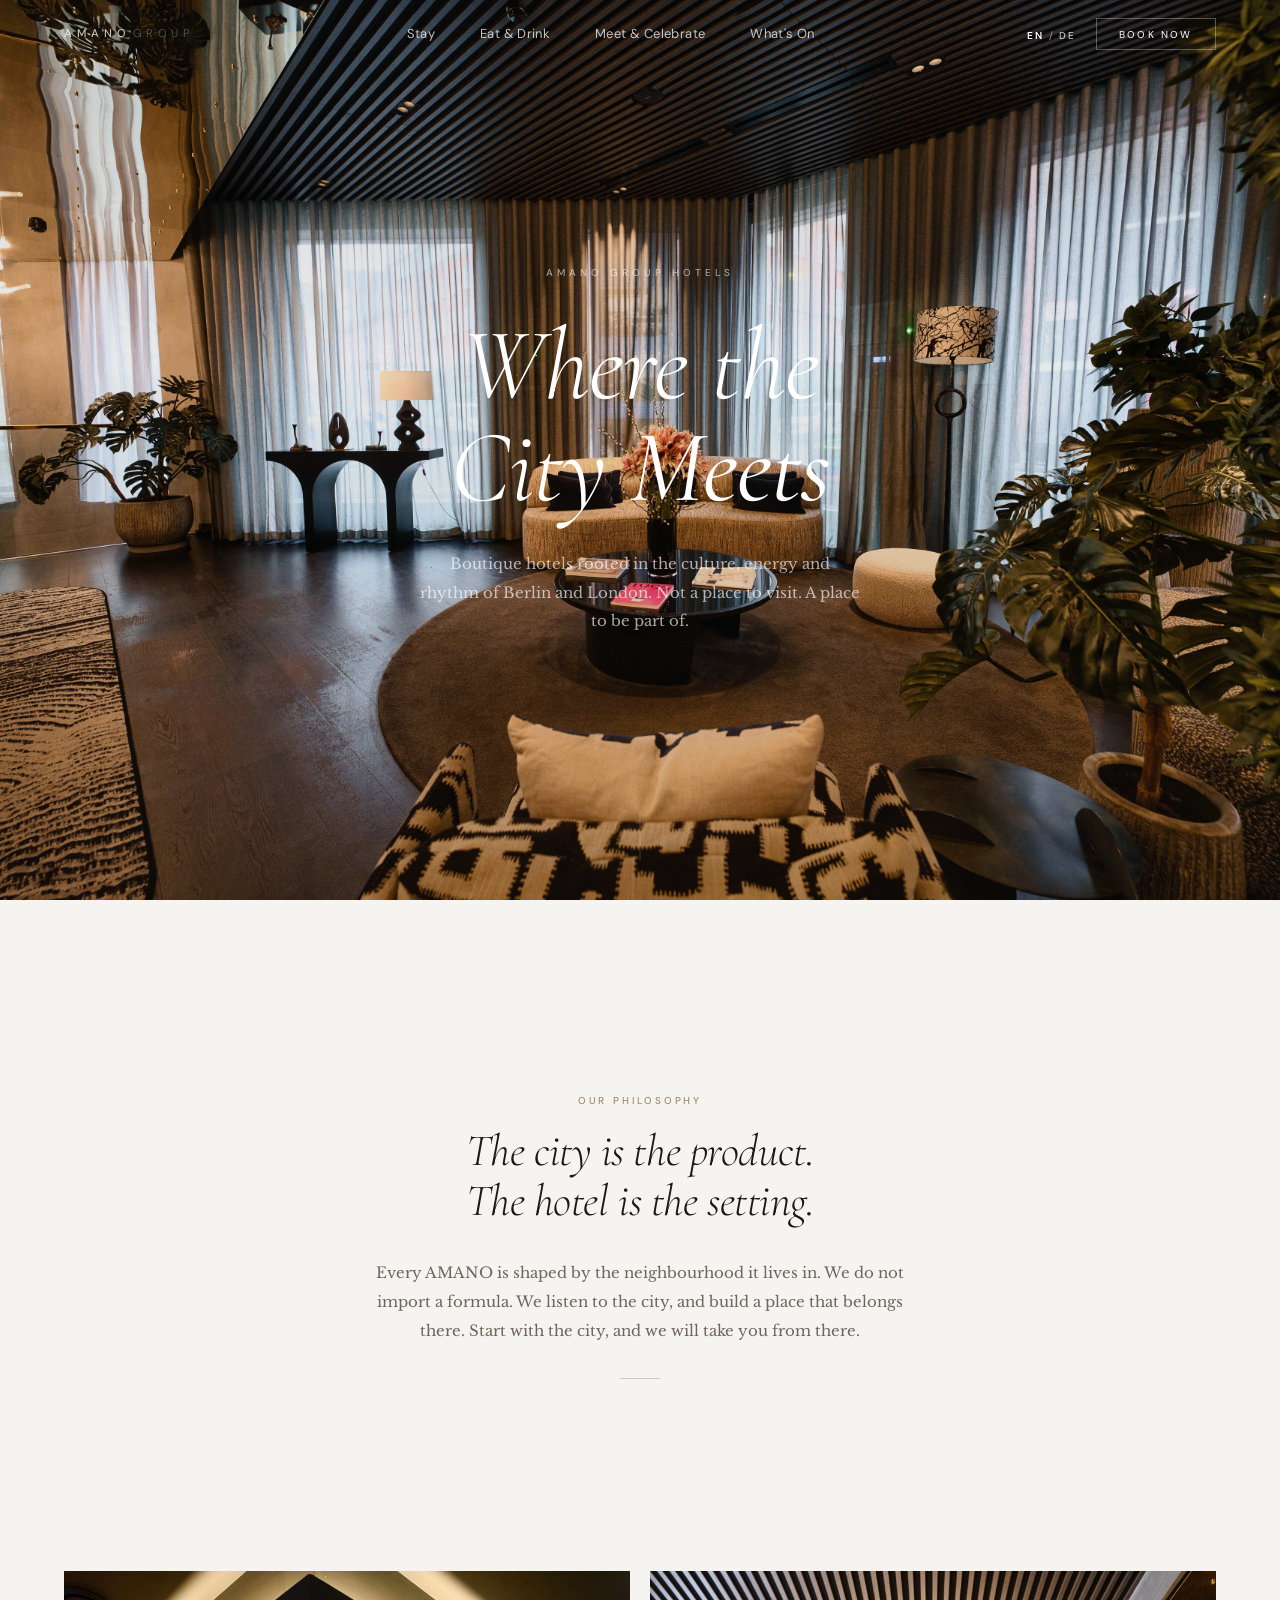
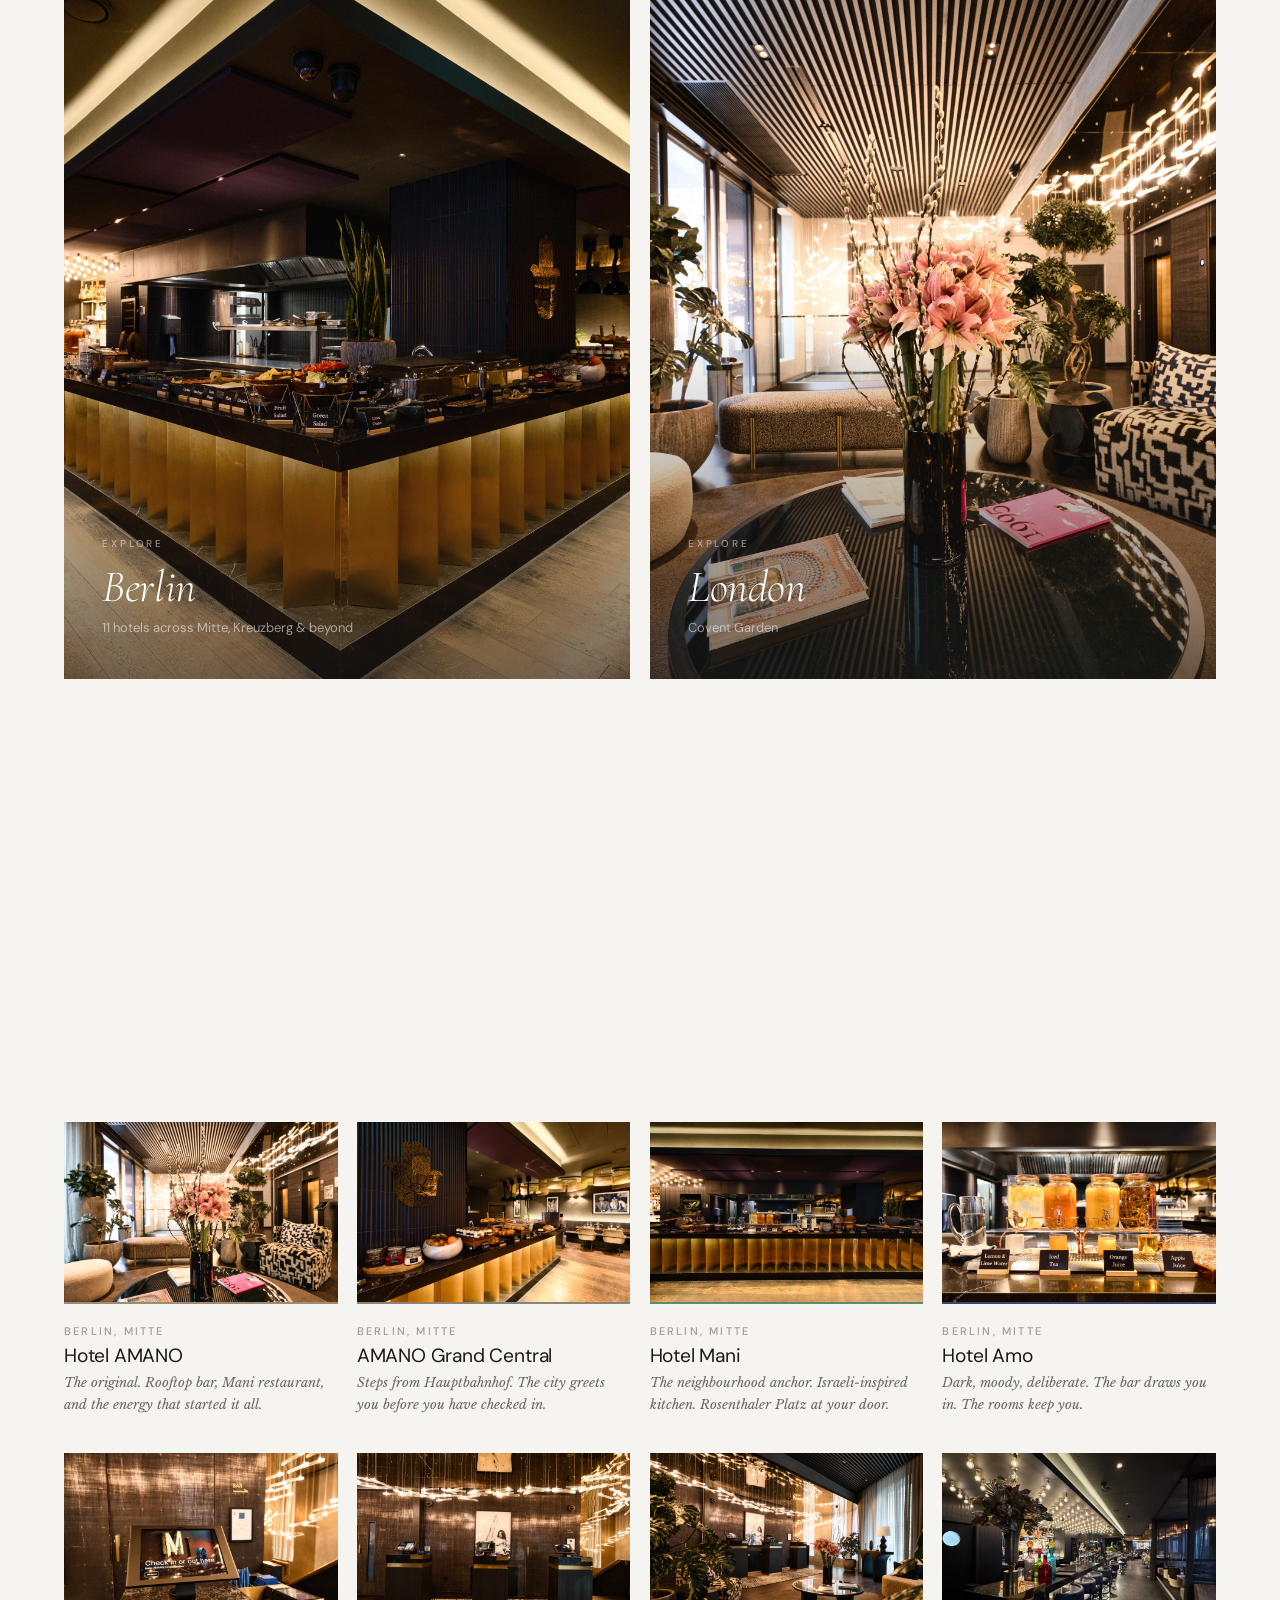
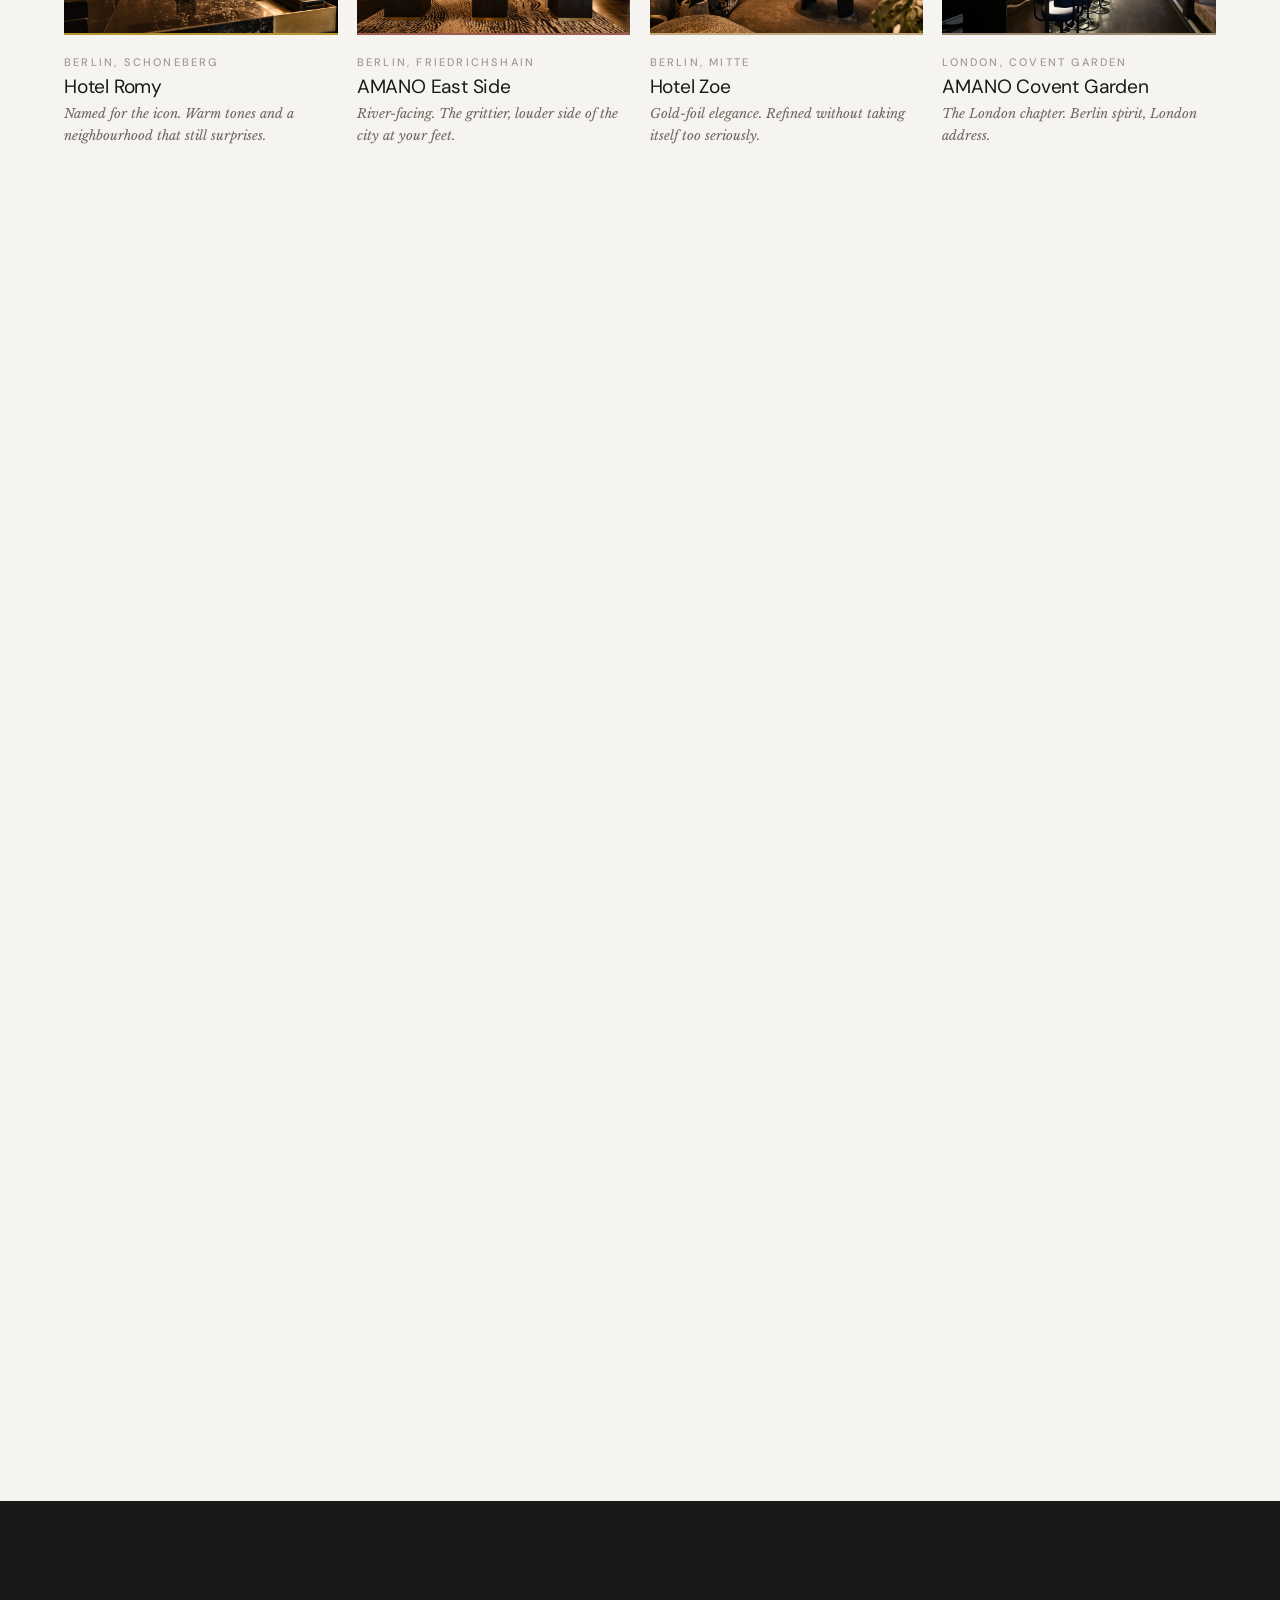
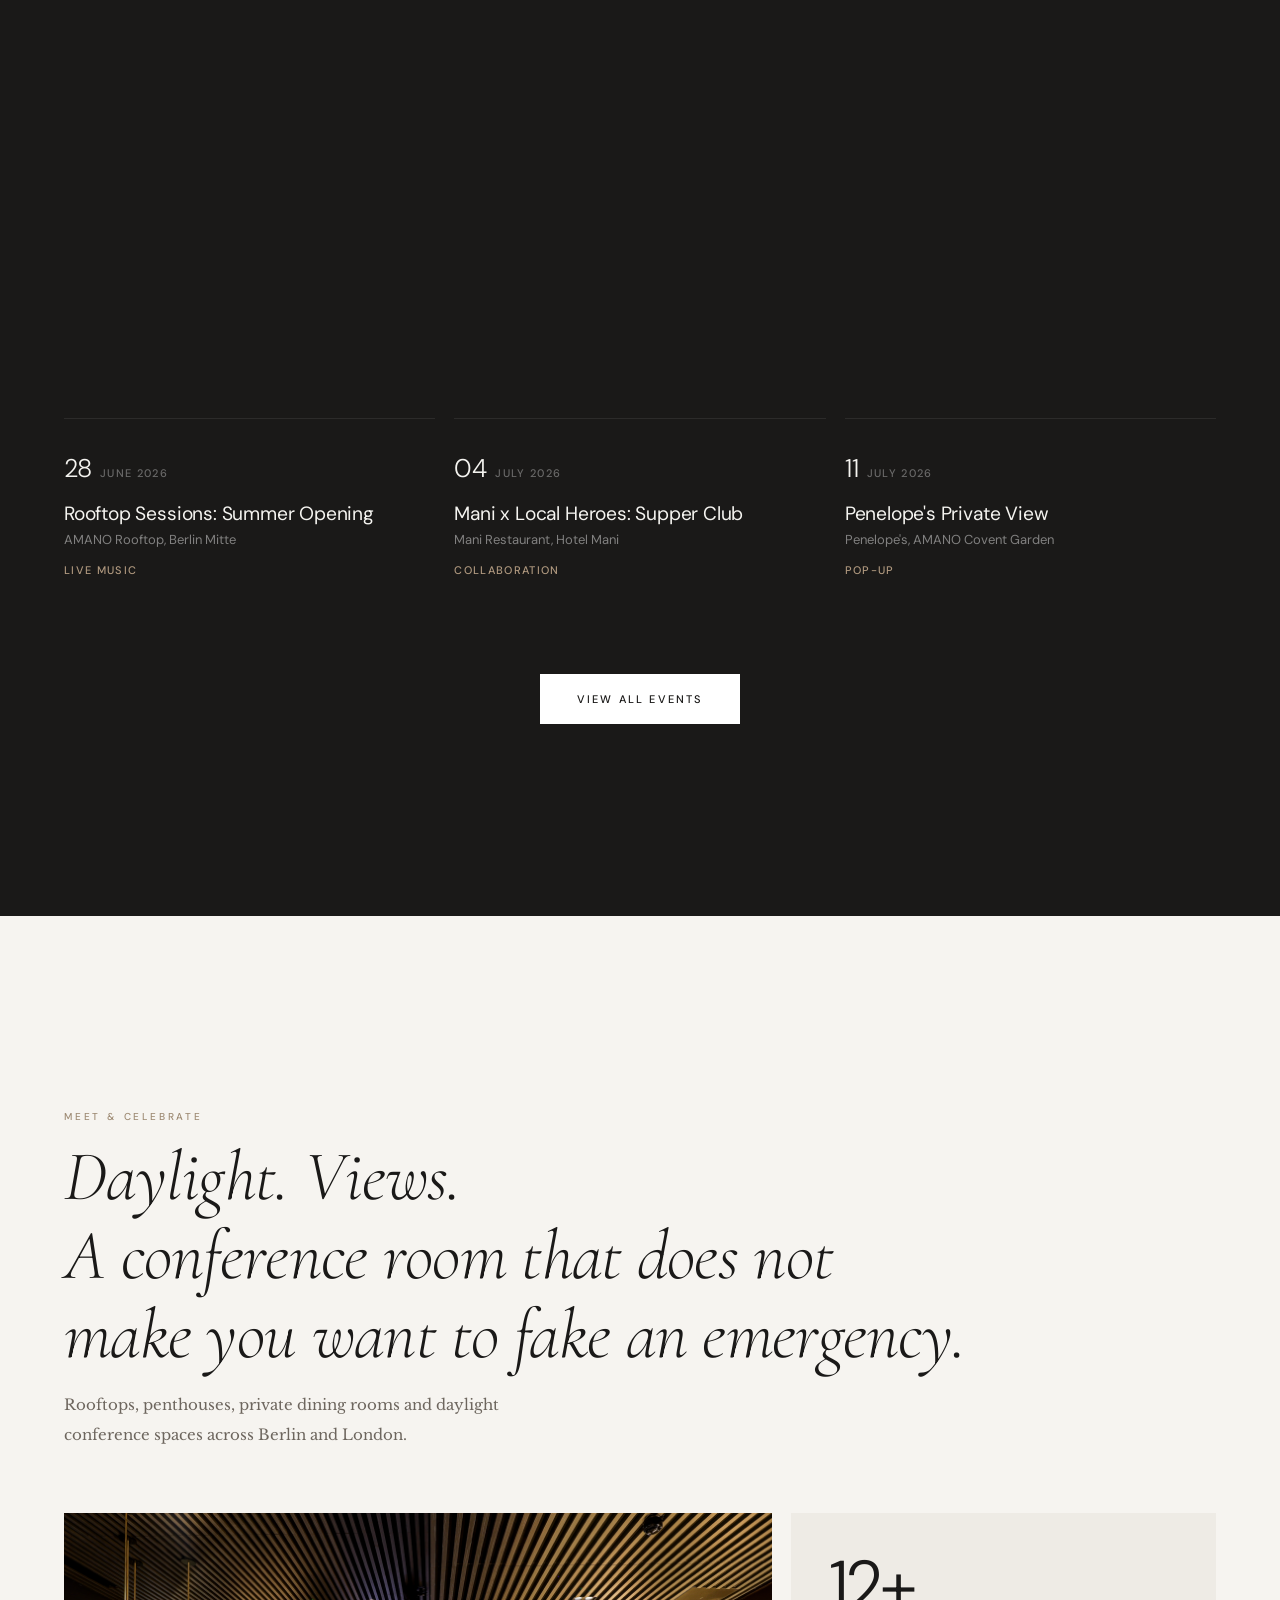
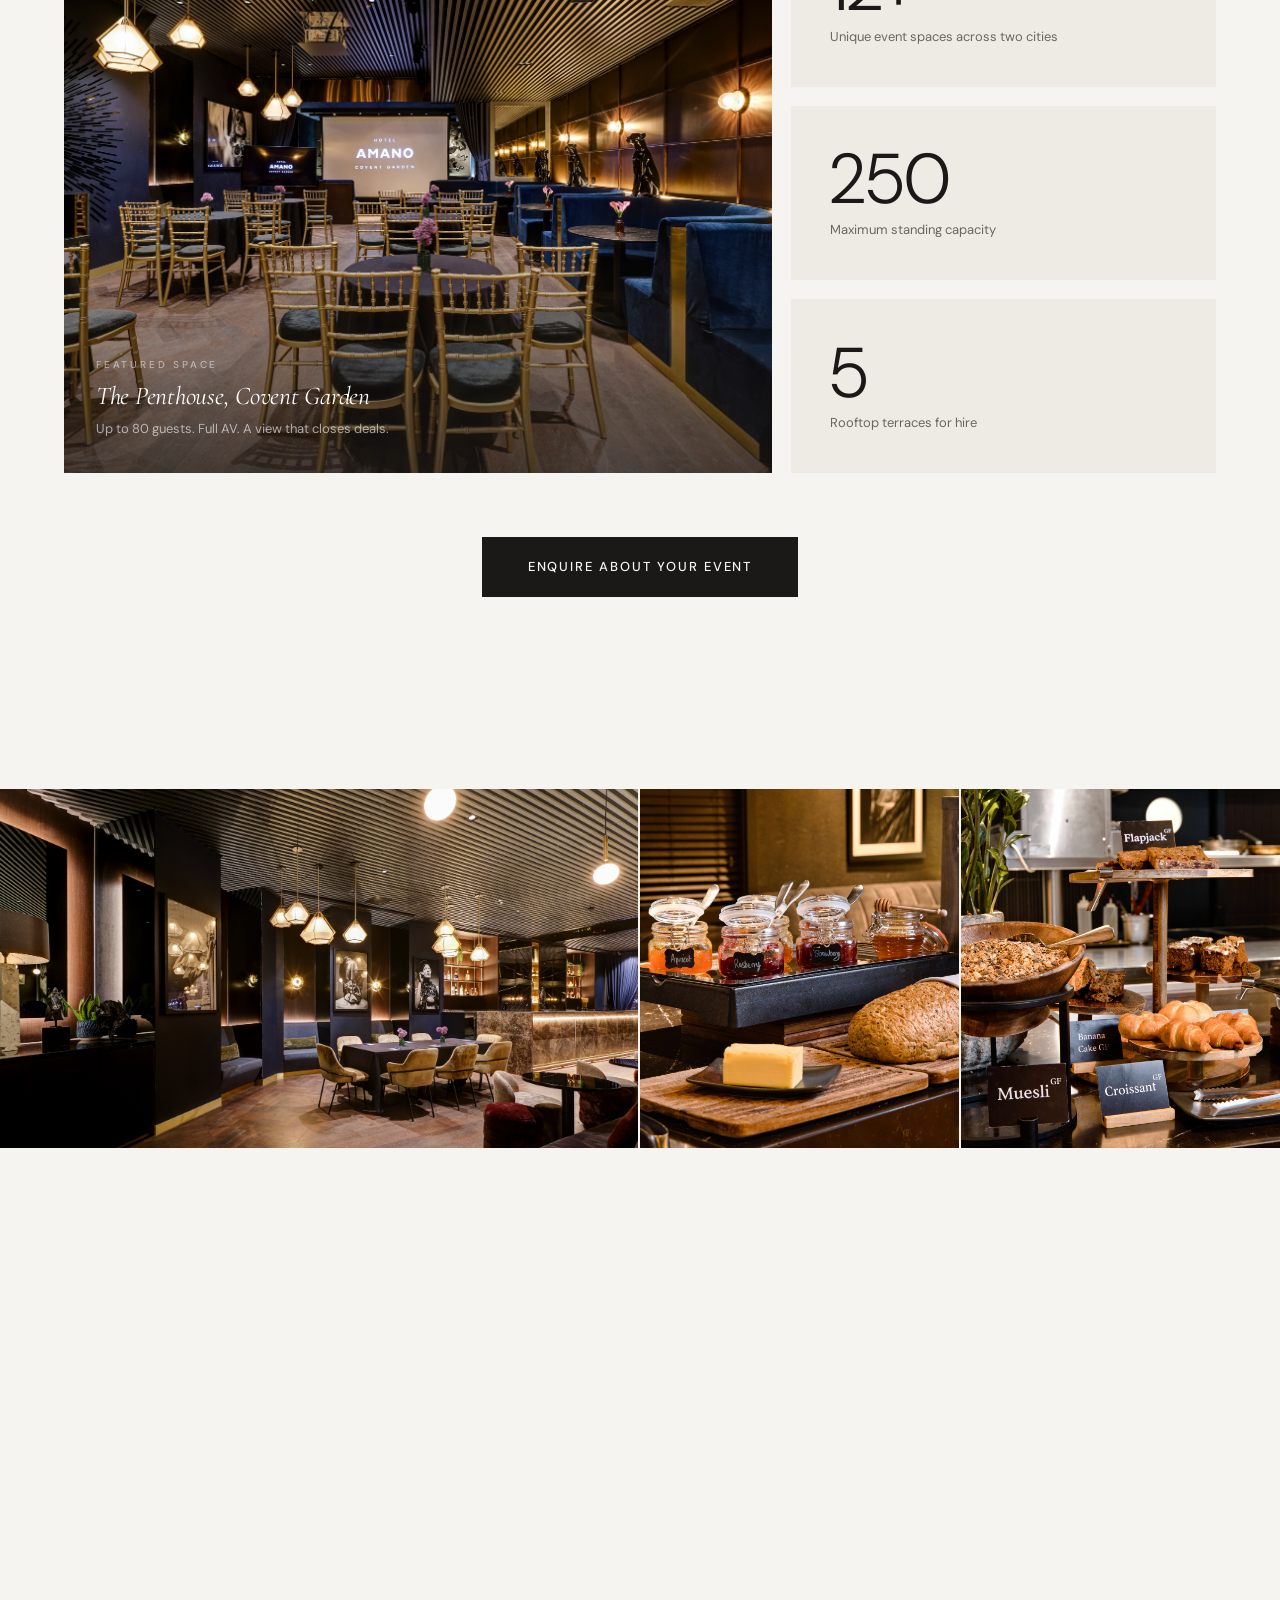
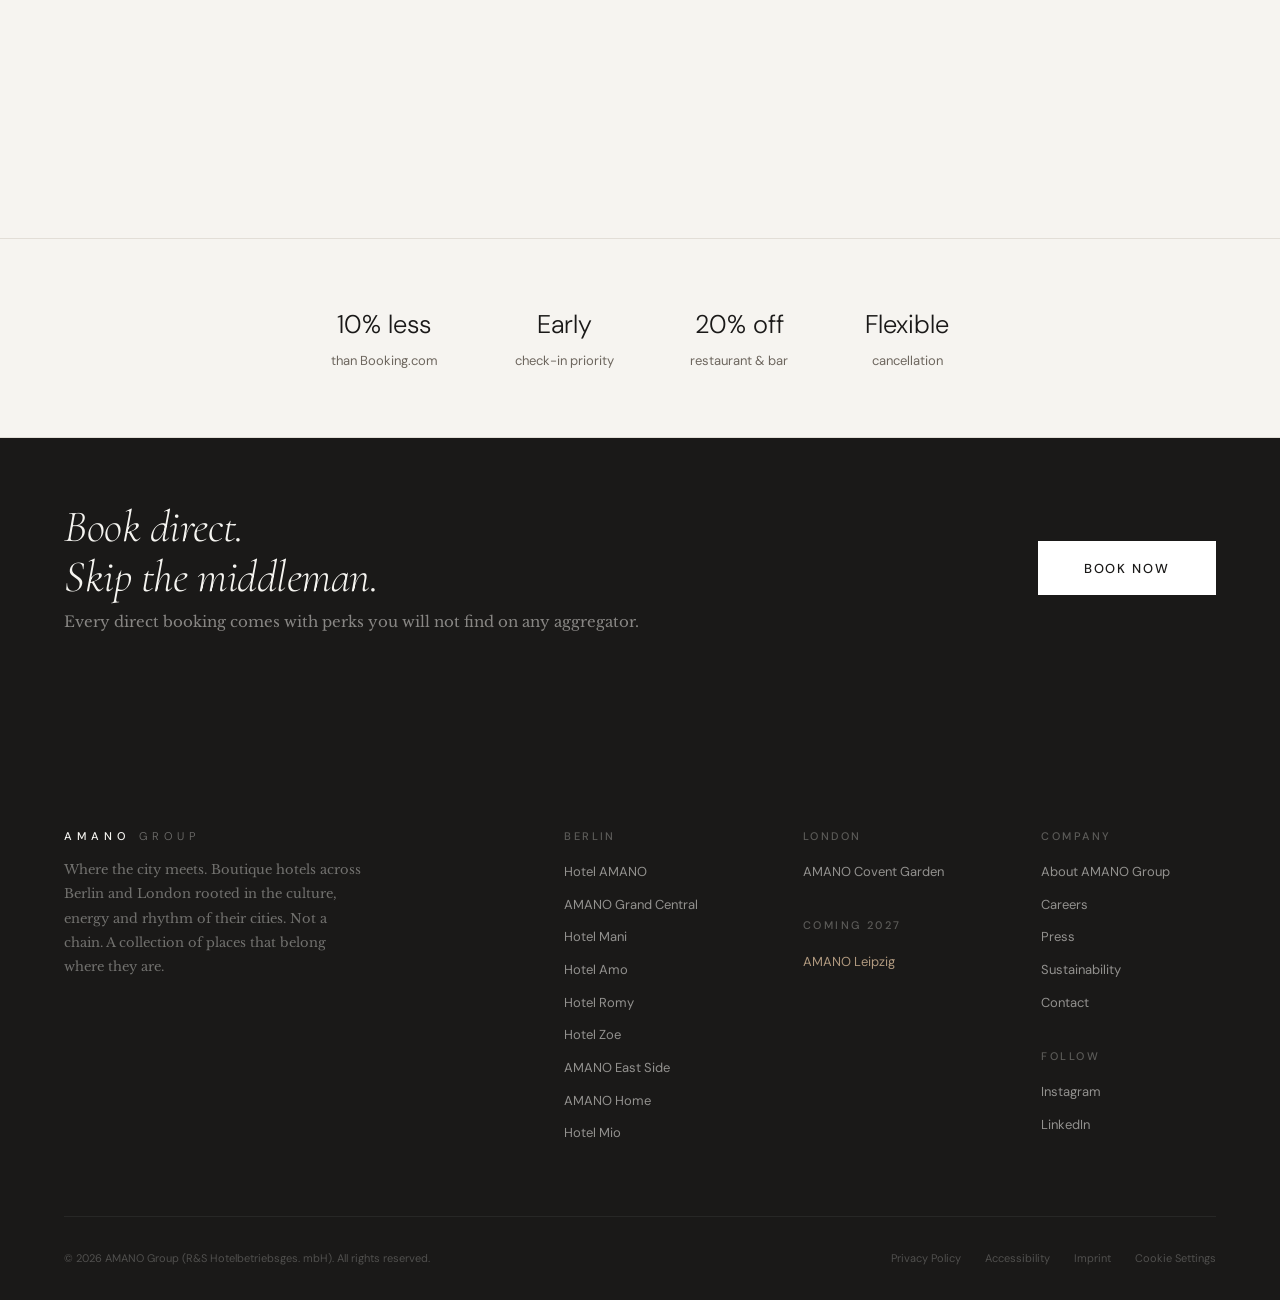
<file: index.html>
<!DOCTYPE html>
<html lang="en">
<head>
  <meta charset="UTF-8">
  <meta name="viewport" content="width=device-width, initial-scale=1.0">
  <title>AMANO Group | Where the City Meets</title>
  <meta name="description" content="AMANO Group Hotels. Boutique hotels across Berlin and London rooted in the culture, energy and rhythm of their cities.">
  <link rel="stylesheet" href="css/style.css?v=4">
</head>
<body>

  <!-- ========== NAVIGATION ========== -->
  <nav class="nav nav--transparent nav--on-dark" id="mainNav">
    <div class="nav__inner">
      <a href="index.html" class="nav__brand">AMANO<span>GROUP</span></a>

      <div class="nav__links">
        <a href="berlin.html" class="nav__link" data-en="Stay" data-de="Aufenthalt">Stay</a>
        <a href="eat-drink.html" class="nav__link" data-en="Eat &amp; Drink" data-de="Essen &amp; Trinken">Eat &amp; Drink</a>
        <a href="meet.html" class="nav__link" data-en="Meet &amp; Celebrate" data-de="Tagen &amp; Feiern">Meet &amp; Celebrate</a>
        <a href="whats-on.html" class="nav__link" data-en="What's On" data-de="Programm">What's On</a>
      </div>

      <div class="nav__actions">
        <div>
          <span class="nav__lang nav__lang--active" data-lang="en">EN</span>
          <span class="nav__lang-sep">/</span>
          <span class="nav__lang" data-lang="de">DE</span>
        </div>
        <button class="btn-book" id="openBooking" data-en="Book Now" data-de="Jetzt buchen">Book Now</button>
      </div>

      <button class="nav__toggle" id="navToggle" aria-label="Open menu">
        <span></span><span></span><span></span>
      </button>
    </div>
  </nav>

  <!-- ========== HERO ========== -->
  <section class="hero">
    <div class="hero__bg">
      <img src="assets/img/DSC04046.jpg" alt="AMANO Hotel lounge with contemporary design and warm lighting">
    </div>
    <div class="hero__overlay"></div>

    <div class="hero__content">
      <p class="overline hero__tagline" data-en="AMANO Group Hotels" data-de="AMANO Group Hotels">AMANO Group Hotels</p>
      <h1 class="hero__title" data-en-html="Where the<br>City <em>Meets</em>" data-de-html="Wo die Stadt<br>sich <em>trifft</em>">Where the<br>City <em>Meets</em></h1>
      <p class="hero__subtitle" data-en="Boutique hotels rooted in the culture, energy and rhythm of Berlin and London. Not a place to visit. A place to be part of." data-de="Boutique-Hotels verwurzelt in der Kultur, Energie und dem Rhythmus von Berlin und London. Kein Ort zum Besuchen. Ein Ort zum Dazugehoeren.">Boutique hotels rooted in the culture, energy and rhythm of Berlin and London. Not a place to visit. A place to be part of.</p>
    </div>

    <div class="hero__scroll">
      <div class="hero__scroll-line"></div>
    </div>
  </section>

  <!-- ========== INTRO ========== -->
  <section class="section section--large">
    <div class="container container--narrow" style="text-align: center;">
      <div class="reveal">
        <p class="overline" style="margin-bottom: var(--space-sm);" data-en="Our Philosophy" data-de="Unsere Philosophie">Our Philosophy</p>
        <h2 style="font-size: var(--size-h2); margin-bottom: var(--space-md);" data-en-html="The city is the product.<br>The hotel is the setting." data-de-html="Die Stadt ist das Produkt.<br>Das Hotel ist die Buehne.">The city is the product.<br>The hotel is the setting.</h2>
        <p class="editorial-body" style="max-width: 540px; margin: 0 auto;" data-en="Every AMANO is shaped by the neighbourhood it lives in. We do not import a formula. We listen to the city, and build a place that belongs there. Start with the city, and we will take you from there." data-de="Jedes AMANO wird von seinem Viertel gepraegt. Wir importieren keine Formel. Wir hoeren der Stadt zu und bauen einen Ort, der dorthin gehoert. Beginnen Sie mit der Stadt, wir bringen Sie weiter.">Every AMANO is shaped by the neighbourhood it lives in. We do not import a formula. We listen to the city, and build a place that belongs there. Start with the city, and we will take you from there.</p>
        <div class="divider divider--center" style="margin-top: var(--space-md); margin-bottom: 0;"></div>
      </div>
    </div>
  </section>

  <!-- ========== CHOOSE YOUR CITY ========== -->
  <section id="stay">
    <div class="container">
      <div class="grid-2 reveal">
        <!-- Berlin -->
        <a href="berlin.html" class="city-card">
          <img class="city-card__img" src="assets/img/DSC03986.jpg" alt="AMANO Berlin restaurant interior">
          <div class="city-card__overlay"></div>
          <div class="city-card__content">
            <p class="overline" style="color: rgba(255,255,255,0.5); margin-bottom: 0.5rem;">Explore</p>
            <h3 class="city-card__name">Berlin</h3>
            <p class="city-card__count">11 hotels across Mitte, Kreuzberg &amp; beyond</p>
          </div>
        </a>

        <!-- London -->
        <a href="property.html" class="city-card">
          <img class="city-card__img" src="assets/img/DSC04106.jpg" alt="AMANO Covent Garden lobby">
          <div class="city-card__overlay"></div>
          <div class="city-card__content">
            <p class="overline" style="color: rgba(255,255,255,0.5); margin-bottom: 0.5rem;">Explore</p>
            <h3 class="city-card__name">London</h3>
            <p class="city-card__count">Covent Garden</p>
          </div>
        </a>
      </div>
    </div>
  </section>

  <!-- ========== PROPERTIES ========== -->
  <section class="section section--large">
    <div class="container">
      <div class="section-header reveal">
        <p class="overline section-header__overline" data-en="Our Hotels" data-de="Unsere Hotels">Our Hotels</p>
        <h2 class="section-header__title" data-en-html="12 hotels. Two cities.<br>One restless spirit." data-de-html="12 Hotels. Zwei Staedte.<br>Ein rastloser Geist.">12 hotels. Two cities.<br>One restless spirit.</h2>
      </div>

      <div class="grid-4 reveal">
        <div class="property-card">
          <div class="property-card__image">
            <img src="assets/img/DSC04101.jpg" alt="Hotel AMANO">
            <div class="property-card__accent" style="background: var(--amano-bronze);"></div>
          </div>
          <div class="property-card__body">
            <p class="property-card__city">Berlin, Mitte</p>
            <h3 class="property-card__name">Hotel AMANO</h3>
            <p class="property-card__desc">The original. Rooftop bar, Mani restaurant, and the energy that started it all.</p>
          </div>
        </div>

        <div class="property-card">
          <div class="property-card__image">
            <img src="assets/img/DSC03975.jpg" alt="AMANO Grand Central">
            <div class="property-card__accent" style="background: var(--agc-warm-gray);"></div>
          </div>
          <div class="property-card__body">
            <p class="property-card__city">Berlin, Mitte</p>
            <h3 class="property-card__name">AMANO Grand Central</h3>
            <p class="property-card__desc">Steps from Hauptbahnhof. The city greets you before you have checked in.</p>
          </div>
        </div>

        <div class="property-card">
          <div class="property-card__image">
            <img src="assets/img/DSC03991.jpg" alt="Hotel Mani">
            <div class="property-card__accent" style="background: var(--mani-green);"></div>
          </div>
          <div class="property-card__body">
            <p class="property-card__city">Berlin, Mitte</p>
            <h3 class="property-card__name">Hotel Mani</h3>
            <p class="property-card__desc">The neighbourhood anchor. Israeli-inspired kitchen. Rosenthaler Platz at your door.</p>
          </div>
        </div>

        <div class="property-card">
          <div class="property-card__image">
            <img src="assets/img/DSC04002.jpg" alt="Hotel Amo">
            <div class="property-card__accent" style="background: var(--amo-petrol);"></div>
          </div>
          <div class="property-card__body">
            <p class="property-card__city">Berlin, Mitte</p>
            <h3 class="property-card__name">Hotel Amo</h3>
            <p class="property-card__desc">Dark, moody, deliberate. The bar draws you in. The rooms keep you.</p>
          </div>
        </div>

        <div class="property-card">
          <div class="property-card__image">
            <img src="assets/img/DSC04081.jpg" alt="Hotel Romy">
            <div class="property-card__accent" style="background: var(--romy-mustard);"></div>
          </div>
          <div class="property-card__body">
            <p class="property-card__city">Berlin, Schoneberg</p>
            <h3 class="property-card__name">Hotel Romy</h3>
            <p class="property-card__desc">Named for the icon. Warm tones and a neighbourhood that still surprises.</p>
          </div>
        </div>

        <div class="property-card">
          <div class="property-card__image">
            <img src="assets/img/DSC04061.jpg" alt="AMANO East Side">
            <div class="property-card__accent" style="background: var(--east-side-red);"></div>
          </div>
          <div class="property-card__body">
            <p class="property-card__city">Berlin, Friedrichshain</p>
            <h3 class="property-card__name">AMANO East Side</h3>
            <p class="property-card__desc">River-facing. The grittier, louder side of the city at your feet.</p>
          </div>
        </div>

        <div class="property-card">
          <div class="property-card__image">
            <img src="assets/img/DSC04041.jpg" alt="Hotel Zoe">
            <div class="property-card__accent" style="background: #C4A97D;"></div>
          </div>
          <div class="property-card__body">
            <p class="property-card__city">Berlin, Mitte</p>
            <h3 class="property-card__name">Hotel Zoe</h3>
            <p class="property-card__desc">Gold-foil elegance. Refined without taking itself too seriously.</p>
          </div>
        </div>

        <a href="property.html" class="property-card" style="text-decoration:none;">
          <div class="property-card__image">
            <img src="assets/img/Penelope's bar area.jpg" alt="AMANO Covent Garden">
            <div class="property-card__accent" style="background: var(--amano-bronze);"></div>
          </div>
          <div class="property-card__body">
            <p class="property-card__city">London, Covent Garden</p>
            <h3 class="property-card__name">AMANO Covent Garden</h3>
            <p class="property-card__desc">The London chapter. Berlin spirit, London address.</p>
          </div>
        </a>
      </div>
    </div>
  </section>

  <!-- ========== EAT & DRINK ========== -->
  <section id="eat-drink">
    <div class="split reveal">
      <div class="split__image">
        <img src="assets/img/Amano Penelope_s Restaurant MattChungPhoto lo-res (50).JPG" alt="Penelope's private dining room with gold chandeliers">
      </div>
      <div class="split__content">
        <p class="overline">Eat &amp; Drink</p>
        <h2>Not a hotel restaurant.<br>A restaurant that happens to be in a hotel.</h2>
        <p>From Mani's Israeli-inspired sharing plates in Berlin to Penelope's modern European kitchen in Covent Garden, every AMANO restaurant exists on its own terms.</p>
        <p>Locals come for the food. Guests discover a city through it.</p>
        <a href="#" class="cta-link">
          Explore restaurants &amp; bars
          <svg viewBox="0 0 24 24" fill="none" stroke="currentColor" stroke-width="1.5"><path d="M5 12h14M12 5l7 7-7 7"/></svg>
        </a>
      </div>
    </div>

    <div class="split split--reverse reveal">
      <div class="split__image">
        <img src="assets/img/Penelope's bar area.jpg" alt="AMANO bar with atmospheric lighting and bar stools">
      </div>
      <div class="split__content" style="background: var(--bg-secondary);">
        <p class="overline">The Bar</p>
        <h2>The night starts here.<br>It usually ends here too.</h2>
        <p>AMANO built its reputation at the bar. Before the rooms. Before the restaurants. The bar was the reason people came, and the reason they came back.</p>
        <p>That has not changed.</p>
        <a href="#" class="cta-link">
          See what's pouring
          <svg viewBox="0 0 24 24" fill="none" stroke="currentColor" stroke-width="1.5"><path d="M5 12h14M12 5l7 7-7 7"/></svg>
        </a>
      </div>
    </div>
  </section>

  <!-- ========== WHAT'S ON ========== -->
  <section class="section section--large section--dark" id="whats-on">
    <div class="container">
      <div class="section-header--center reveal">
        <p class="overline section-header__overline" data-en="What's On" data-de="Programm">What's On</p>
        <h2 class="section-header__title" data-en-html="The city is always<br>moving. So are we." data-de-html="Die Stadt bewegt sich<br>immer. Wir auch.">The city is always<br>moving. So are we.</h2>
        <p class="section-header__desc" data-en="Pop-ups, collaborations, live music, and the kind of nights that only make sense in person." data-de="Pop-ups, Kollaborationen, Live-Musik und die Art von Naechten, die nur persoenlich Sinn ergeben.">Pop-ups, collaborations, live music, and the kind of nights that only make sense in person.</p>
      </div>

      <div class="grid-3 reveal">
        <div class="event-card">
          <div class="event-card__date-row">
            <p class="event-card__date">28</p>
            <p class="event-card__month">June 2026</p>
          </div>
          <h3 class="event-card__title">Rooftop Sessions: Summer Opening</h3>
          <p class="event-card__venue">AMANO Rooftop, Berlin Mitte</p>
          <span class="event-card__tag">Live Music</span>
        </div>

        <div class="event-card">
          <div class="event-card__date-row">
            <p class="event-card__date">04</p>
            <p class="event-card__month">July 2026</p>
          </div>
          <h3 class="event-card__title">Mani x Local Heroes: Supper Club</h3>
          <p class="event-card__venue">Mani Restaurant, Hotel Mani</p>
          <span class="event-card__tag">Collaboration</span>
        </div>

        <div class="event-card">
          <div class="event-card__date-row">
            <p class="event-card__date">11</p>
            <p class="event-card__month">July 2026</p>
          </div>
          <h3 class="event-card__title">Penelope's Private View</h3>
          <p class="event-card__venue">Penelope's, AMANO Covent Garden</p>
          <span class="event-card__tag">Pop-Up</span>
        </div>
      </div>

      <div style="text-align: center; margin-top: var(--space-lg);" class="reveal">
        <a href="whats-on.html" class="btn btn--white">View All Events</a>
      </div>
    </div>
  </section>

  <!-- ========== MEET & CELEBRATE ========== -->
  <section class="section section--large" id="meet">
    <div class="container">
      <div class="section-header reveal">
        <p class="overline section-header__overline" data-en="Meet &amp; Celebrate" data-de="Tagen &amp; Feiern">Meet &amp; Celebrate</p>
        <h2 class="section-header__title" data-en-html="Daylight. Views.<br>A conference room that does not<br>make you want to fake an emergency." data-de-html="Tageslicht. Aussicht.<br>Ein Konferenzraum, in dem Sie<br>keinen Notfall vortaeuschen muessen.">Daylight. Views.<br>A conference room that does not<br>make you want to fake an emergency.</h2>
        <p class="section-header__desc" data-en="Rooftops, penthouses, private dining rooms and daylight conference spaces across Berlin and London." data-de="Dachterrassen, Penthouses, private Speiseraeume und lichtdurchflutete Konferenzraeume in Berlin und London.">Rooftops, penthouses, private dining rooms and daylight conference spaces across Berlin and London.</p>
      </div>

      <div class="meet-grid reveal">
        <div class="meet-feature">
          <img src="assets/img/Amano Events MattChungPhoto lo-res (167).jpg" alt="AMANO event space with gold chairs and projection screen">
          <div class="meet-feature__overlay"></div>
          <div class="meet-feature__content">
            <p class="overline" style="color: rgba(255,255,255,0.5); margin-bottom: 0.5rem;">Featured Space</p>
            <h3>The Penthouse, Covent Garden</h3>
            <p style="font-size: var(--size-small); color: rgba(255,255,255,0.6); margin-top: 0.4rem;">Up to 80 guests. Full AV. A view that closes deals.</p>
          </div>
        </div>

        <div class="meet-sidebar">
          <div class="meet-stat">
            <p class="meet-stat__number">12+</p>
            <p class="meet-stat__label">Unique event spaces across two cities</p>
          </div>
          <div class="meet-stat">
            <p class="meet-stat__number">250</p>
            <p class="meet-stat__label">Maximum standing capacity</p>
          </div>
          <div class="meet-stat">
            <p class="meet-stat__number">5</p>
            <p class="meet-stat__label">Rooftop terraces for hire</p>
          </div>
        </div>
      </div>

      <div style="margin-top: var(--space-lg); text-align: center;" class="reveal">
        <a href="#" class="btn btn--primary btn--large">Enquire About Your Event</a>
      </div>
    </div>
  </section>

  <!-- ========== GALLERY ========== -->
  <section>
    <div class="gallery-row">
      <img src="assets/img/Amano Events MattChungPhoto lo-res (209).jpg" alt="AMANO event" style="aspect-ratio: 16/9;">
      <img src="assets/img/DSC03938.jpg" alt="AMANO breakfast detail" style="aspect-ratio: 1/1;">
      <img src="assets/img/DSC03925.jpg" alt="AMANO interior" style="aspect-ratio: 1/1;">
    </div>
  </section>

  <!-- ========== TESTIMONIAL ========== -->
  <section class="section">
    <div class="container">
      <div class="testimonial reveal">
        <p class="testimonial__quote" data-en="&quot;Amano does not feel like a hotel. It feels like someone's very good taste in everything, and they have let you stay.&quot;" data-de="&quot;Amano fuehlt sich nicht wie ein Hotel an. Es fuehlt sich an, als haette jemand einen sehr guten Geschmack in allem, und Sie duerfen dort wohnen.&quot;">"Amano does not feel like a hotel. It feels like someone's very good taste in everything, and they have let you stay."</p>
        <p class="testimonial__author" data-en="Guest review" data-de="Gaestebewertung">Guest review</p>
      </div>
    </div>
  </section>

  <!-- ========== DIRECT BOOKING ========== -->
  <section>
    <div class="perks-strip reveal">
      <div class="perks-strip__item">
        <p class="perks-strip__value">10% less</p>
        <p class="perks-strip__label">than Booking.com</p>
      </div>
      <div class="perks-strip__item">
        <p class="perks-strip__value">Early</p>
        <p class="perks-strip__label">check-in priority</p>
      </div>
      <div class="perks-strip__item">
        <p class="perks-strip__value">20% off</p>
        <p class="perks-strip__label">restaurant &amp; bar</p>
      </div>
      <div class="perks-strip__item">
        <p class="perks-strip__value">Flexible</p>
        <p class="perks-strip__label">cancellation</p>
      </div>
    </div>
  </section>

  <section class="booking-banner">
    <div class="container">
      <div class="booking-banner__inner reveal">
        <div class="booking-banner__text">
          <h2 data-en-html="Book direct.<br>Skip the middleman." data-de-html="Direkt buchen.<br>Ohne Umwege.">Book direct.<br>Skip the middleman.</h2>
          <p data-en="Every direct booking comes with perks you will not find on any aggregator." data-de="Jede Direktbuchung bringt Vorteile, die Sie bei keinem Vermittler finden.">Every direct booking comes with perks you will not find on any aggregator.</p>
        </div>
        <button class="btn btn--white btn--large" id="openBooking2" data-en="Book Now" data-de="Jetzt buchen">Book Now</button>
      </div>
    </div>
  </section>

  <!-- ========== FOOTER ========== -->
  <footer class="footer">
    <div class="container">
      <div class="footer__grid">
        <div class="footer__brand">
          <p class="footer__brand-name">AMANO <span style="font-weight:300; opacity:0.4;">GROUP</span></p>
          <p class="footer__brand-desc">Where the city meets. Boutique hotels across Berlin and London rooted in the culture, energy and rhythm of their cities. Not a chain. A collection of places that belong where they are.</p>
        </div>

        <div>
          <p class="footer__col-title">Berlin</p>
          <ul class="footer__links">
            <li><a href="#">Hotel AMANO</a></li>
            <li><a href="#">AMANO Grand Central</a></li>
            <li><a href="#">Hotel Mani</a></li>
            <li><a href="#">Hotel Amo</a></li>
            <li><a href="#">Hotel Romy</a></li>
            <li><a href="#">Hotel Zoe</a></li>
            <li><a href="#">AMANO East Side</a></li>
            <li><a href="#">AMANO Home</a></li>
            <li><a href="#">Hotel Mio</a></li>
          </ul>
        </div>

        <div>
          <p class="footer__col-title">London</p>
          <ul class="footer__links">
            <li><a href="property.html">AMANO Covent Garden</a></li>
          </ul>
          <p class="footer__col-title" style="margin-top: var(--space-md);">Coming 2027</p>
          <ul class="footer__links">
            <li><a href="#" style="color: var(--accent-warm);">AMANO Leipzig</a></li>
          </ul>
        </div>

        <div>
          <p class="footer__col-title">Company</p>
          <ul class="footer__links">
            <li><a href="about.html">About AMANO Group</a></li>
            <li><a href="#">Careers</a></li>
            <li><a href="#">Press</a></li>
            <li><a href="#">Sustainability</a></li>
            <li><a href="#">Contact</a></li>
          </ul>
          <p class="footer__col-title" style="margin-top: var(--space-md);">Follow</p>
          <ul class="footer__links">
            <li><a href="#">Instagram</a></li>
            <li><a href="#">LinkedIn</a></li>
          </ul>
        </div>
      </div>

      <div class="footer__bottom">
        <p class="footer__legal">&copy; 2026 AMANO Group (R&amp;S Hotelbetriebsges. mbH). All rights reserved.</p>
        <div class="footer__legal-links">
          <a href="#">Privacy Policy</a>
          <a href="#">Accessibility</a>
          <a href="#">Imprint</a>
          <a href="#">Cookie Settings</a>
        </div>
      </div>
    </div>
  </footer>

  <!-- ========== BOOKING MODAL ========== -->
  <div class="booking-modal" id="bookingModal">
    <div class="booking-modal__backdrop" id="bookingBackdrop"></div>
    <div class="booking-modal__content">
      <button class="booking-modal__close" id="closeBooking">&times;</button>

      <p class="overline" style="margin-bottom: var(--space-xs);">Book Direct</p>
      <h2 class="booking-modal__title">Reserve Your Stay</h2>
      <p class="booking-modal__subtitle">Best rate guaranteed. Perks included.</p>

      <form class="booking-form" onsubmit="return false;">
        <div class="form-group">
          <label for="bookingProperty">Property</label>
          <select id="bookingProperty">
            <option value="">Select a hotel</option>
            <optgroup label="Berlin">
              <option>Hotel AMANO, Mitte</option>
              <option>AMANO Grand Central, Mitte</option>
              <option>Hotel Mani, Mitte</option>
              <option>Hotel Amo, Mitte</option>
              <option>Hotel Romy, Schoneberg</option>
              <option>Hotel Zoe, Mitte</option>
              <option>AMANO East Side, Friedrichshain</option>
              <option>AMANO Home, Mitte</option>
              <option>Hotel Mio, Mitte</option>
            </optgroup>
            <optgroup label="London">
              <option>AMANO Covent Garden</option>
            </optgroup>
          </select>
        </div>

        <div class="booking-form__row">
          <div class="form-group">
            <label for="bookingCheckIn">Check-in</label>
            <input type="date" id="bookingCheckIn">
          </div>
          <div class="form-group">
            <label for="bookingCheckOut">Check-out</label>
            <input type="date" id="bookingCheckOut">
          </div>
        </div>

        <div class="booking-form__row">
          <div class="form-group">
            <label for="bookingGuests">Guests</label>
            <select id="bookingGuests">
              <option>1 Guest</option>
              <option selected>2 Guests</option>
              <option>3 Guests</option>
              <option>4 Guests</option>
            </select>
          </div>
          <div class="form-group">
            <label for="bookingRooms">Rooms</label>
            <select id="bookingRooms">
              <option selected>1 Room</option>
              <option>2 Rooms</option>
              <option>3 Rooms</option>
            </select>
          </div>
        </div>

        <div class="form-group">
          <label>Accessibility</label>
          <select>
            <option>No accessibility requirements</option>
            <option>Wheelchair-accessible room required</option>
            <option>Mobility-accessible room preferred</option>
          </select>
        </div>

        <div class="booking-perks">
          <div class="booking-perk">
            <p class="booking-perk__value">10% off</p>
            <p class="booking-perk__label">vs. Booking.com</p>
          </div>
          <div class="booking-perk">
            <p class="booking-perk__value">Early</p>
            <p class="booking-perk__label">check-in priority</p>
          </div>
          <div class="booking-perk">
            <p class="booking-perk__value">20% off</p>
            <p class="booking-perk__label">restaurant &amp; bar</p>
          </div>
        </div>

        <button type="submit" class="btn btn--primary btn--large">Check Availability</button>
      </form>
    </div>
  </div>

  <script src="js/main.js"></script>
</body>
</html>
</file>
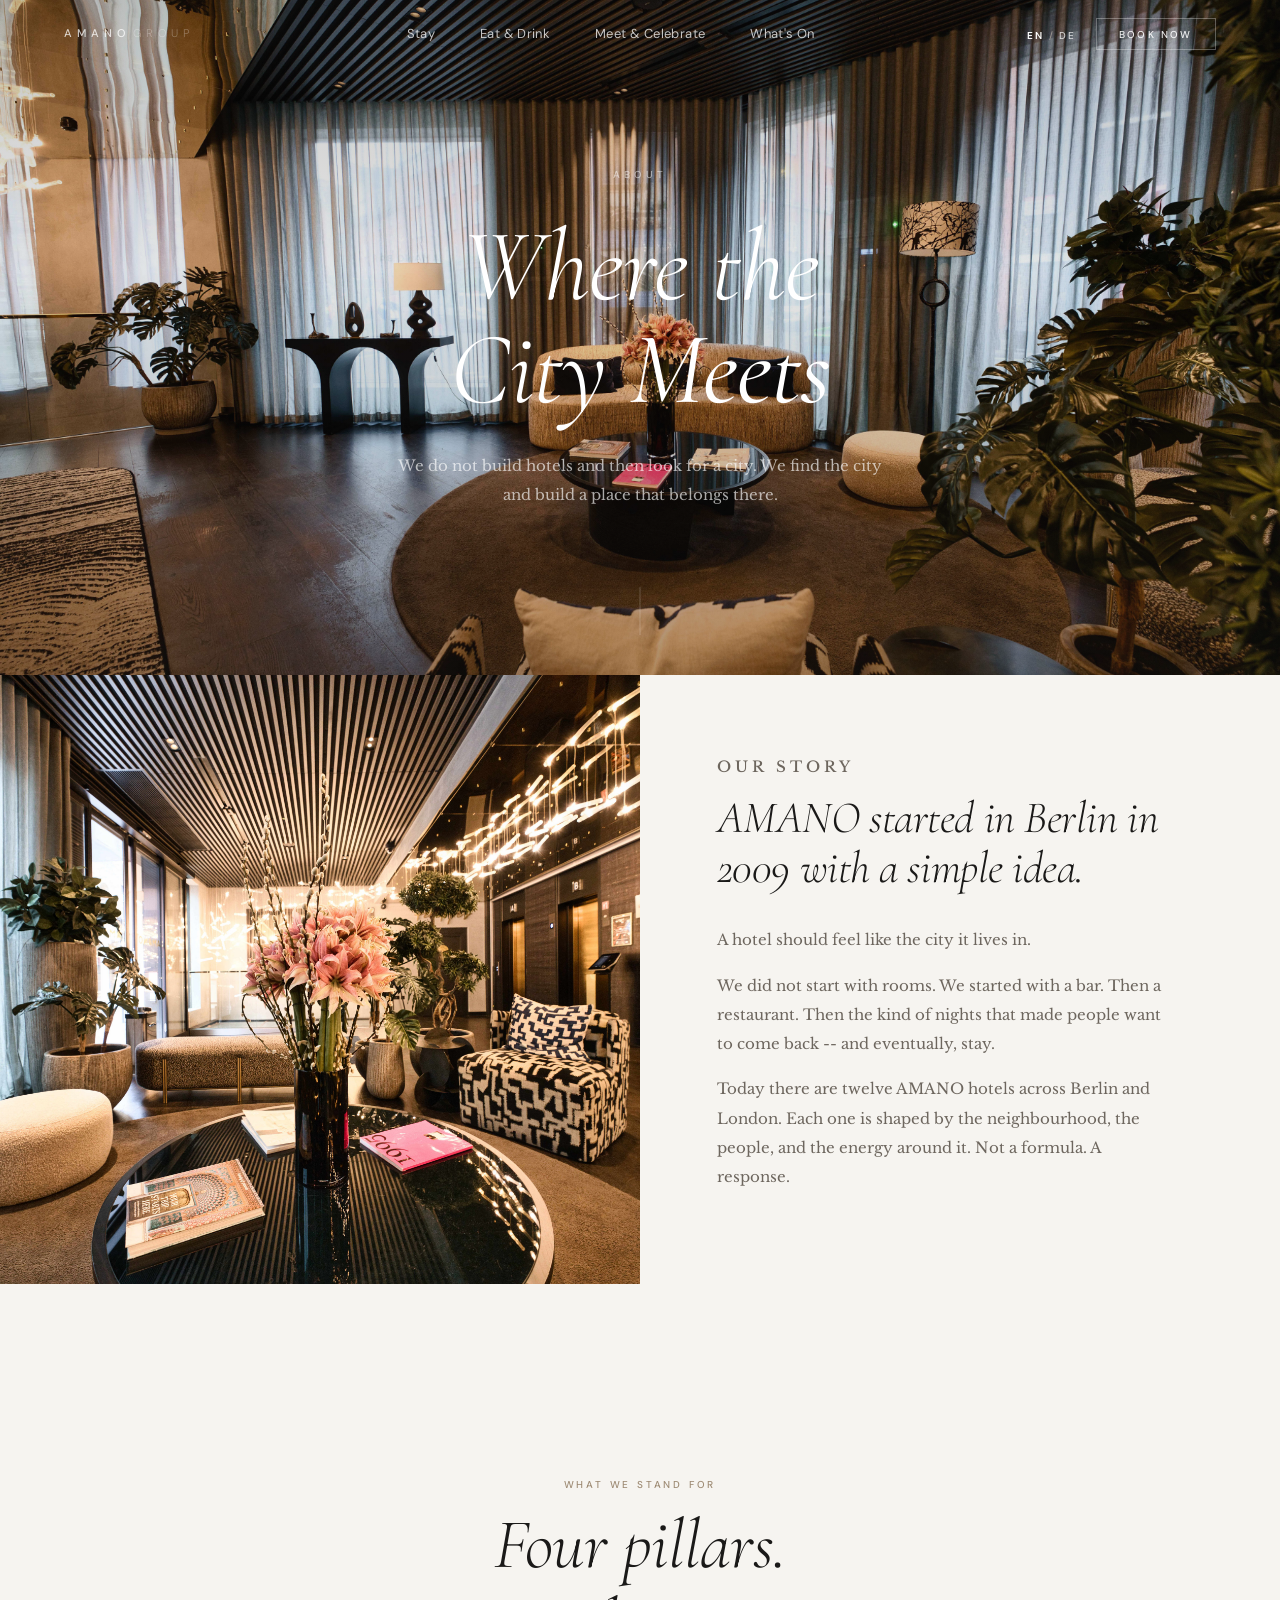
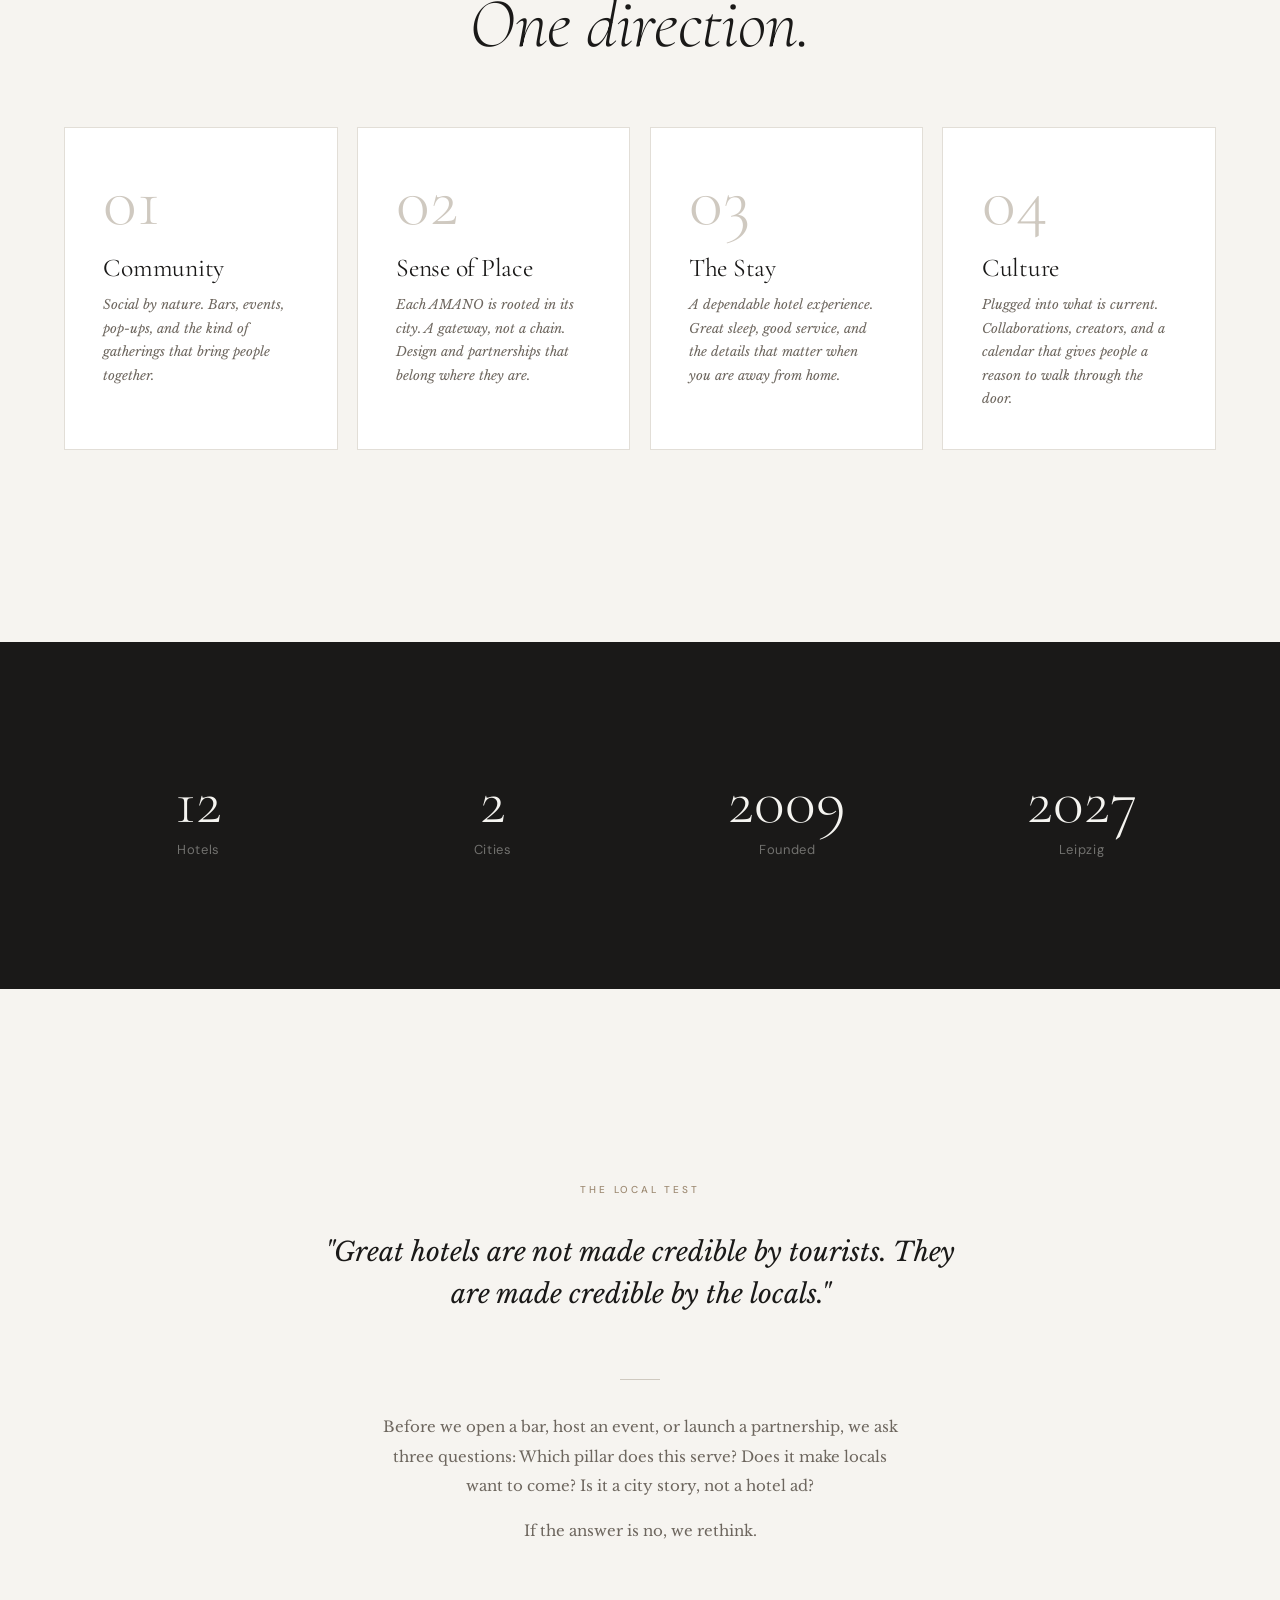
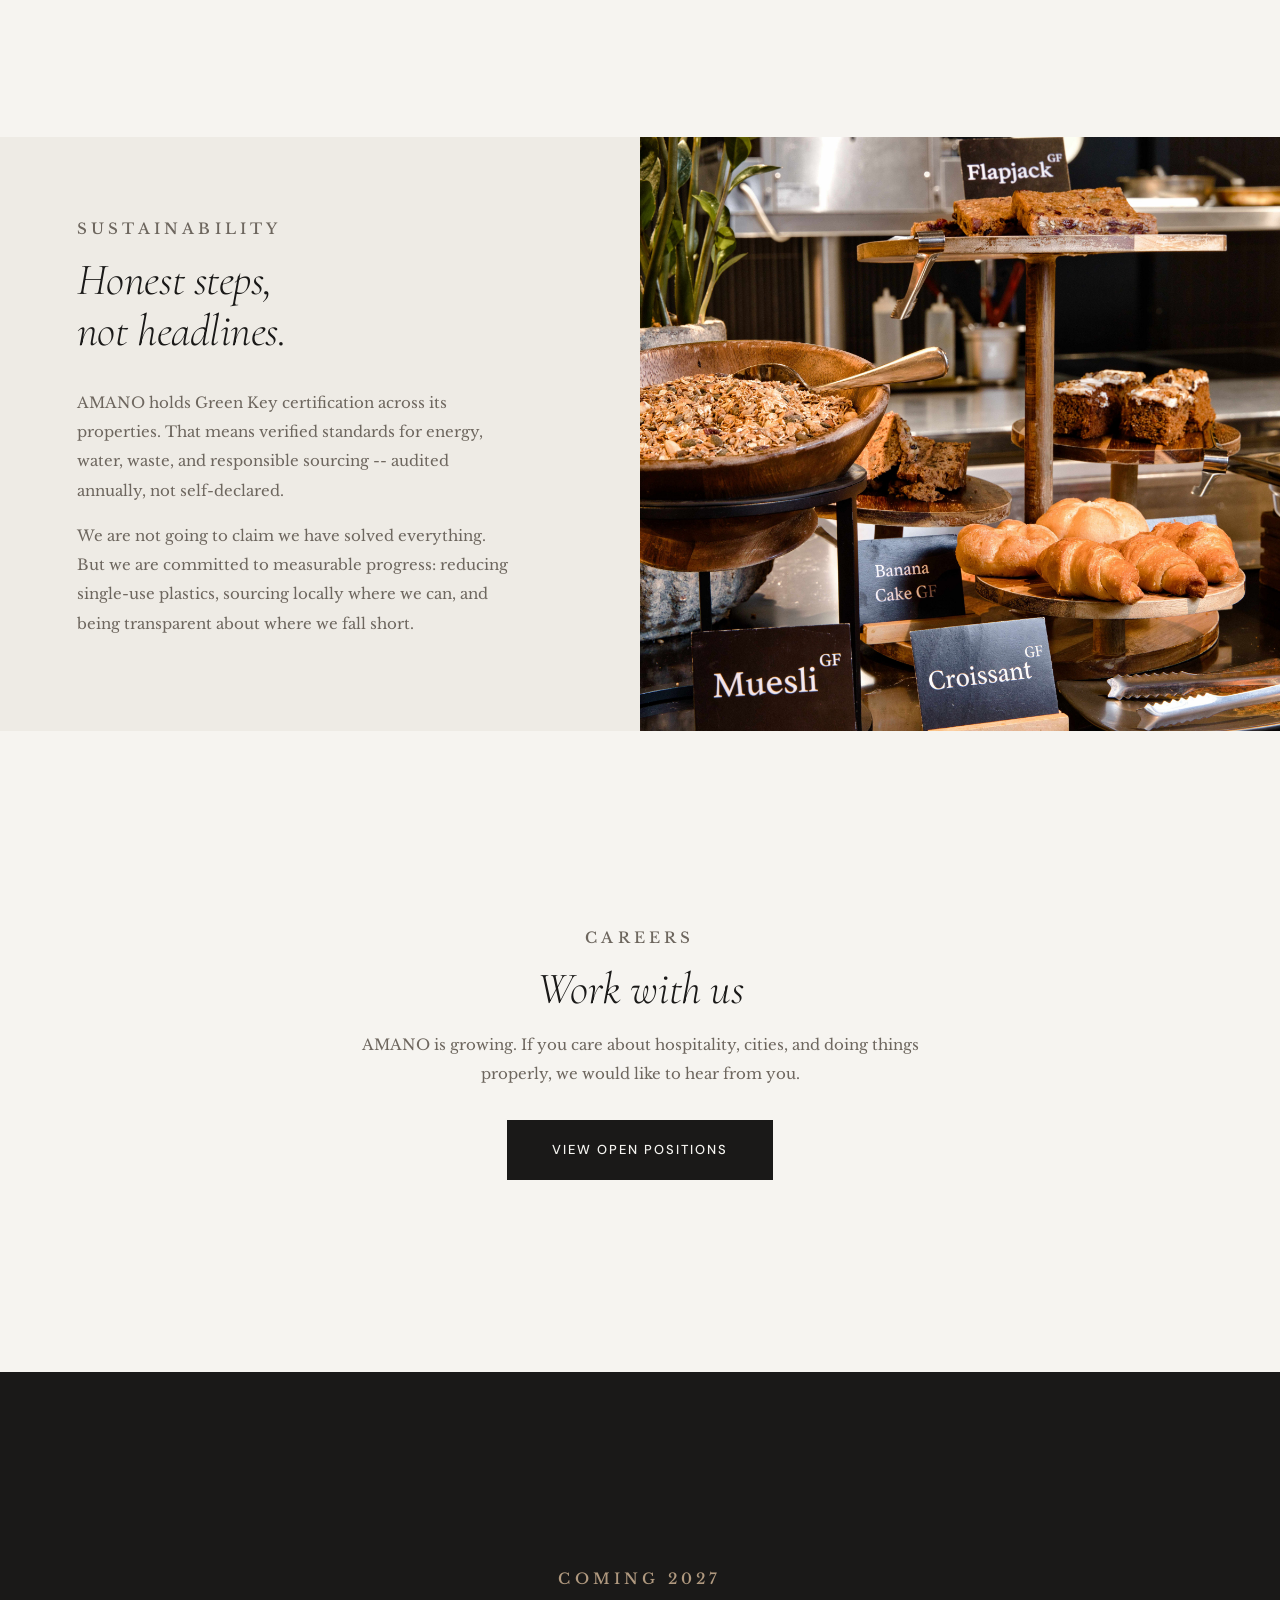
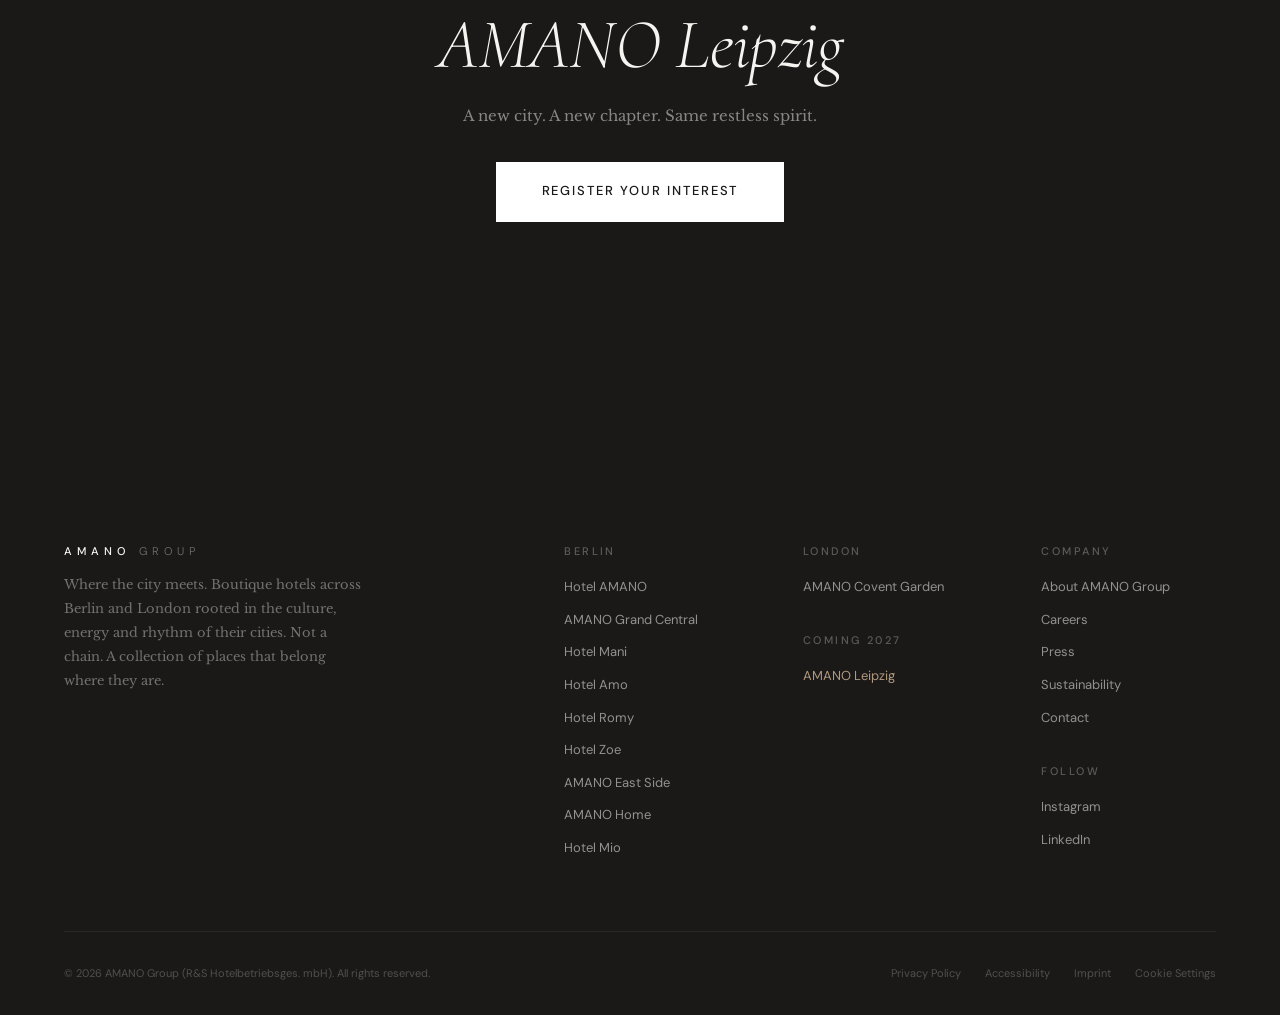
<file: about.html>
<!DOCTYPE html>
<html lang="en">
<head>
  <meta charset="UTF-8">
  <meta name="viewport" content="width=device-width, initial-scale=1.0">
  <title>About AMANO Group | Where the City Meets</title>
  <meta name="description" content="AMANO Group was founded in Berlin in 2009. Twelve hotels across Berlin and London, each shaped by the neighbourhood, the people, and the energy around it.">
  <link rel="stylesheet" href="css/style.css?v=4">
  <style>
    /* ========== About Page Specific Styles ========== */

    /* --- About Hero (shorter than homepage, bottom-aligned text) --- */
    .about-hero {
      position: relative;
      height: 75vh;
      min-height: 560px;
      display: flex;
      align-items: center;
      justify-content: center;
      text-align: center;
      overflow: hidden;
    }

    .about-hero__bg {
      position: absolute;
      inset: 0;
    }

    .about-hero__bg img {
      width: 100%;
      height: 100%;
      object-fit: cover;
    }

    .about-hero__overlay {
      position: absolute;
      inset: 0;
      background: linear-gradient(
        180deg,
        rgba(26,25,24,0.25) 0%,
        rgba(26,25,24,0.1) 40%,
        rgba(26,25,24,0.35) 100%
      );
    }

    .about-hero__content {
      position: relative;
      z-index: 2;
      max-width: 720px;
      padding: 0 2rem;
    }

    .about-hero__title {
      font-family: var(--font-display);
      font-size: var(--size-hero);
      font-weight: 300;
      font-style: italic;
      line-height: 1.0;
      letter-spacing: -0.01em;
      color: #fff;
      margin-bottom: var(--space-md);
    }

    .about-hero__title em {
      font-weight: 400;
    }

    .about-hero__subtitle {
      font-family: var(--font-editorial);
      font-size: var(--size-body);
      font-weight: 400;
      line-height: 1.9;
      color: rgba(255,255,255,0.65);
      max-width: 500px;
      margin: 0 auto;
    }

    .about-hero__tagline {
      margin-bottom: var(--space-md);
      color: rgba(255,255,255,0.5);
      letter-spacing: 0.4em;
    }

    .about-hero__scroll {
      position: absolute;
      bottom: 2.5rem;
      left: 50%;
      transform: translateX(-50%);
      z-index: 2;
    }

    /* --- Brand Story (Split) --- */
    .brand-story .split__content p {
      max-width: 460px;
    }

    /* --- Four Pillars --- */
    .pillars-section {
      padding: var(--space-2xl) 0;
    }

    .pillar-card {
      padding: clamp(1.5rem, 3vw, 2.5rem);
      background: var(--bg-card);
      border: 1px solid var(--border-light);
      transition: border-color var(--duration-fast);
    }

    .pillar-card:hover {
      border-color: var(--accent);
    }

    .pillar-card__number {
      font-family: var(--font-display);
      font-size: var(--size-h1);
      font-weight: 200;
      color: var(--border-medium);
      line-height: 1;
      margin-bottom: var(--space-sm);
    }

    .pillar-card__name {
      font-family: var(--font-display);
      font-size: var(--size-h3);
      font-weight: 400;
      letter-spacing: -0.01em;
      margin-bottom: 0.6rem;
    }

    .pillar-card__desc {
      font-family: var(--font-editorial);
      font-size: var(--size-small);
      font-style: italic;
      color: var(--text-secondary);
      line-height: 1.8;
    }

    /* --- Numbers Section --- */
    .numbers-section {
      background: var(--bg-dark);
      padding: var(--space-xl) 0;
    }

    .numbers-grid {
      display: grid;
      grid-template-columns: repeat(4, 1fr);
      gap: clamp(1rem, 2vw, 2rem);
      text-align: center;
    }

    .number-block__value {
      font-family: var(--font-display);
      font-size: clamp(2.5rem, 5vw, 4.5rem);
      font-weight: 200;
      line-height: 1;
      color: var(--text-light);
      margin-bottom: 0.3rem;
    }

    .number-block__label {
      font-size: var(--size-small);
      color: rgba(245,244,240,0.4);
      letter-spacing: 0.05em;
    }

    /* --- Local Test (Editorial Quote Block) --- */
    .local-test {
      padding: var(--space-2xl) 0;
    }

    .local-test__inner {
      max-width: 640px;
      margin: 0 auto;
      text-align: center;
    }

    .local-test__quote {
      font-family: var(--font-editorial);
      font-size: clamp(1.25rem, 2.5vw, 1.65rem);
      font-style: italic;
      font-weight: 400;
      line-height: 1.6;
      color: var(--text-primary);
      margin-bottom: var(--space-lg);
    }

    .local-test__body {
      font-family: var(--font-editorial);
      font-size: var(--size-body);
      color: var(--text-secondary);
      line-height: 1.95;
      max-width: 520px;
      margin: 0 auto var(--space-sm);
    }

    .local-test__body:last-of-type {
      margin-bottom: 0;
    }

    /* --- Sustainability Split --- */
    .sustainability .split__content p {
      max-width: 440px;
    }

    /* --- Careers CTA --- */
    .careers-section {
      padding: var(--space-2xl) 0;
      text-align: center;
    }

    .careers-section__inner {
      max-width: 560px;
      margin: 0 auto;
    }

    .careers-section h2 {
      font-size: var(--size-h2);
      margin-bottom: var(--space-sm);
    }

    .careers-section p {
      font-family: var(--font-editorial);
      font-size: var(--size-body);
      color: var(--text-secondary);
      line-height: 1.95;
      margin-bottom: var(--space-md);
    }

    /* --- Leipzig Teaser --- */
    .leipzig-teaser {
      background: var(--bg-dark);
      padding: var(--space-2xl) 0;
      text-align: center;
    }

    .leipzig-teaser__inner {
      max-width: 560px;
      margin: 0 auto;
    }

    .leipzig-teaser .overline {
      color: var(--accent-warm);
      margin-bottom: 0.75rem;
    }

    .leipzig-teaser h2 {
      font-size: var(--size-h1);
      font-weight: 300;
      color: var(--text-light);
      margin-bottom: var(--space-sm);
    }

    .leipzig-teaser p {
      font-family: var(--font-editorial);
      font-size: var(--size-body);
      color: rgba(245,244,240,0.5);
      line-height: 1.95;
      margin-bottom: var(--space-md);
    }

    /* --- Responsive Overrides for About --- */
    @media (max-width: 1024px) {
      .numbers-grid { grid-template-columns: 1fr 1fr; gap: var(--space-lg); }
    }

    @media (max-width: 768px) {
      .numbers-grid { grid-template-columns: 1fr 1fr; gap: var(--space-md); }
      .about-hero { height: 65vh; min-height: 460px; }
    }

    @media (max-width: 480px) {
      .numbers-grid { grid-template-columns: 1fr; gap: var(--space-md); }
    }
  </style>
</head>
<body>

  <!-- ========== NAVIGATION ========== -->
  <nav class="nav nav--transparent nav--on-dark" id="mainNav">
    <div class="nav__inner">
      <a href="index.html" class="nav__brand">AMANO<span>GROUP</span></a>

      <div class="nav__links">
        <a href="berlin.html" class="nav__link" data-en="Stay" data-de="Aufenthalt">Stay</a>
        <a href="eat-drink.html" class="nav__link" data-en="Eat &amp; Drink" data-de="Essen &amp; Trinken">Eat &amp; Drink</a>
        <a href="meet.html" class="nav__link" data-en="Meet &amp; Celebrate" data-de="Tagen &amp; Feiern">Meet &amp; Celebrate</a>
        <a href="whats-on.html" class="nav__link" data-en="What's On" data-de="Programm">What's On</a>
      </div>

      <div class="nav__actions">
        <div>
          <span class="nav__lang nav__lang--active" data-lang="en">EN</span>
          <span class="nav__lang-sep">/</span>
          <span class="nav__lang" data-lang="de">DE</span>
        </div>
        <button class="btn-book" id="openBooking" data-en="Book Now" data-de="Jetzt buchen">Book Now</button>
      </div>

      <button class="nav__toggle" id="navToggle" aria-label="Open menu">
        <span></span><span></span><span></span>
      </button>
    </div>
  </nav>

  <!-- ========== HERO ========== -->
  <section class="about-hero">
    <div class="about-hero__bg">
      <img src="assets/img/DSC04046.jpg" alt="AMANO Hotel lounge with warm contemporary design">
    </div>
    <div class="about-hero__overlay"></div>

    <div class="about-hero__content">
      <p class="overline about-hero__tagline" data-en="About" data-de="Ueber uns">About</p>
      <h1 class="about-hero__title" data-en-html="Where the<br>City <em>Meets</em>" data-de-html="Wo die Stadt<br>sich <em>trifft</em>">Where the<br>City <em>Meets</em></h1>
      <p class="about-hero__subtitle" data-en="We do not build hotels and then look for a city. We find the city and build a place that belongs there." data-de="Wir bauen keine Hotels und suchen dann eine Stadt. Wir finden die Stadt und bauen einen Ort, der dorthin gehoert.">We do not build hotels and then look for a city. We find the city and build a place that belongs there.</p>
    </div>

    <div class="about-hero__scroll">
      <div class="hero__scroll-line"></div>
    </div>
  </section>

  <!-- ========== BRAND STORY ========== -->
  <section class="brand-story">
    <div class="split reveal">
      <div class="split__image">
        <img src="assets/img/DSC04106.jpg" alt="AMANO hotel lobby with warm lighting and modern interiors">
      </div>
      <div class="split__content">
        <p class="overline" data-en="Our Story" data-de="Unsere Geschichte">Our Story</p>
        <h2 data-en="AMANO started in Berlin in 2009 with a simple idea." data-de="AMANO begann 2009 in Berlin mit einer einfachen Idee.">AMANO started in Berlin in 2009 with a simple idea.</h2>
        <p data-en="A hotel should feel like the city it lives in." data-de="Ein Hotel sollte sich anfuehlen wie die Stadt, in der es steht.">A hotel should feel like the city it lives in.</p>
        <p data-en="We did not start with rooms. We started with a bar. Then a restaurant. Then the kind of nights that made people want to come back -- and eventually, stay." data-de="Wir haben nicht mit Zimmern angefangen. Wir haben mit einer Bar angefangen. Dann ein Restaurant. Dann die Art von Naechten, die die Leute zurueckkommen liessen -- und schliesslich bleiben.">We did not start with rooms. We started with a bar. Then a restaurant. Then the kind of nights that made people want to come back -- and eventually, stay.</p>
        <p data-en="Today there are twelve AMANO hotels across Berlin and London. Each one is shaped by the neighbourhood, the people, and the energy around it. Not a formula. A response." data-de="Heute gibt es zwoelf AMANO-Hotels in Berlin und London. Jedes wird gepraegt durch das Viertel, die Menschen und die Energie drumherum. Keine Formel. Eine Antwort.">Today there are twelve AMANO hotels across Berlin and London. Each one is shaped by the neighbourhood, the people, and the energy around it. Not a formula. A response.</p>
      </div>
    </div>
  </section>

  <!-- ========== FOUR PILLARS ========== -->
  <section class="pillars-section">
    <div class="container">
      <div class="section-header--center reveal">
        <p class="overline section-header__overline" data-en="What We Stand For" data-de="Wofuer wir stehen">What We Stand For</p>
        <h2 class="section-header__title" data-en-html="Four pillars.<br>One direction." data-de-html="Vier Saeulen.<br>Eine Richtung.">Four pillars.<br>One direction.</h2>
      </div>

      <div class="grid-4 reveal">
        <div class="pillar-card">
          <p class="pillar-card__number">01</p>
          <h3 class="pillar-card__name" data-en="Community" data-de="Gemeinschaft">Community</h3>
          <p class="pillar-card__desc" data-en="Social by nature. Bars, events, pop-ups, and the kind of gatherings that bring people together." data-de="Von Natur aus gesellig. Bars, Events, Pop-ups und die Art von Zusammenkuenften, die Menschen zusammenbringen.">Social by nature. Bars, events, pop-ups, and the kind of gatherings that bring people together.</p>
        </div>

        <div class="pillar-card">
          <p class="pillar-card__number">02</p>
          <h3 class="pillar-card__name" data-en="Sense of Place" data-de="Ortsgefuehl">Sense of Place</h3>
          <p class="pillar-card__desc" data-en="Each AMANO is rooted in its city. A gateway, not a chain. Design and partnerships that belong where they are." data-de="Jedes AMANO ist in seiner Stadt verwurzelt. Ein Tor, keine Kette. Design und Partnerschaften, die dorthin gehoeren, wo sie sind.">Each AMANO is rooted in its city. A gateway, not a chain. Design and partnerships that belong where they are.</p>
        </div>

        <div class="pillar-card">
          <p class="pillar-card__number">03</p>
          <h3 class="pillar-card__name" data-en="The Stay" data-de="Der Aufenthalt">The Stay</h3>
          <p class="pillar-card__desc" data-en="A dependable hotel experience. Great sleep, good service, and the details that matter when you are away from home." data-de="Ein zuverlaessiges Hotelerlebnis. Guter Schlaf, guter Service und die Details, die zaehlen, wenn man nicht zu Hause ist.">A dependable hotel experience. Great sleep, good service, and the details that matter when you are away from home.</p>
        </div>

        <div class="pillar-card">
          <p class="pillar-card__number">04</p>
          <h3 class="pillar-card__name" data-en="Culture" data-de="Kultur">Culture</h3>
          <p class="pillar-card__desc" data-en="Plugged into what is current. Collaborations, creators, and a calendar that gives people a reason to walk through the door." data-de="Am Puls der Zeit. Kollaborationen, Kreative und ein Programm, das den Leuten einen Grund gibt, durch die Tuer zu kommen.">Plugged into what is current. Collaborations, creators, and a calendar that gives people a reason to walk through the door.</p>
        </div>
      </div>
    </div>
  </section>

  <!-- ========== NUMBERS ========== -->
  <section class="numbers-section">
    <div class="container">
      <div class="numbers-grid reveal">
        <div class="number-block">
          <p class="number-block__value">12</p>
          <p class="number-block__label" data-en="Hotels" data-de="Hotels">Hotels</p>
        </div>
        <div class="number-block">
          <p class="number-block__value">2</p>
          <p class="number-block__label" data-en="Cities" data-de="Staedte">Cities</p>
        </div>
        <div class="number-block">
          <p class="number-block__value">2009</p>
          <p class="number-block__label" data-en="Founded" data-de="Gegruendet">Founded</p>
        </div>
        <div class="number-block">
          <p class="number-block__value">2027</p>
          <p class="number-block__label" data-en="Leipzig" data-de="Leipzig">Leipzig</p>
        </div>
      </div>
    </div>
  </section>

  <!-- ========== THE LOCAL TEST ========== -->
  <section class="local-test">
    <div class="container">
      <div class="local-test__inner reveal">
        <p class="overline" style="margin-bottom: var(--space-md);" data-en="The Local Test" data-de="Der Einheimischen-Test">The Local Test</p>
        <p class="local-test__quote" data-en="&quot;Great hotels are not made credible by tourists. They are made credible by the locals.&quot;" data-de="&quot;Grossartige Hotels werden nicht durch Touristen glaubwuerdig. Sie werden durch die Einheimischen glaubwuerdig.&quot;">"Great hotels are not made credible by tourists. They are made credible by the locals."</p>
        <div class="divider divider--center"></div>
        <p class="local-test__body" data-en="Before we open a bar, host an event, or launch a partnership, we ask three questions: Which pillar does this serve? Does it make locals want to come? Is it a city story, not a hotel ad?" data-de="Bevor wir eine Bar eroeffnen, ein Event veranstalten oder eine Partnerschaft starten, stellen wir drei Fragen: Welcher Saeule dient das? Wollen Einheimische deswegen kommen? Ist es eine Stadtgeschichte, keine Hotelwerbung?">Before we open a bar, host an event, or launch a partnership, we ask three questions: Which pillar does this serve? Does it make locals want to come? Is it a city story, not a hotel ad?</p>
        <p class="local-test__body" data-en="If the answer is no, we rethink." data-de="Wenn die Antwort nein ist, denken wir neu.">If the answer is no, we rethink.</p>
      </div>
    </div>
  </section>

  <!-- ========== SUSTAINABILITY ========== -->
  <section class="sustainability">
    <div class="split split--reverse reveal">
      <div class="split__image">
        <img src="assets/img/DSC03925.jpg" alt="AMANO hotel interior with natural materials and warm tones">
      </div>
      <div class="split__content" style="background: var(--bg-secondary);">
        <p class="overline" data-en="Sustainability" data-de="Nachhaltigkeit">Sustainability</p>
        <h2 data-en-html="Honest steps,<br>not headlines." data-de-html="Ehrliche Schritte,<br>keine Schlagzeilen.">Honest steps,<br>not headlines.</h2>
        <p data-en="AMANO holds Green Key certification across its properties. That means verified standards for energy, water, waste, and responsible sourcing -- audited annually, not self-declared." data-de="AMANO besitzt die Green-Key-Zertifizierung fuer alle Haeuser. Das bedeutet geprueft Standards fuer Energie, Wasser, Abfall und verantwortungsvolle Beschaffung -- jaehrlich auditiert, nicht selbst erklaert.">AMANO holds Green Key certification across its properties. That means verified standards for energy, water, waste, and responsible sourcing -- audited annually, not self-declared.</p>
        <p data-en="We are not going to claim we have solved everything. But we are committed to measurable progress: reducing single-use plastics, sourcing locally where we can, and being transparent about where we fall short." data-de="Wir werden nicht behaupten, alles geloest zu haben. Aber wir setzen auf messbare Fortschritte: Einwegplastik reduzieren, lokal einkaufen, wo wir koennen, und transparent sein, wo wir noch hinterherhinken.">We are not going to claim we have solved everything. But we are committed to measurable progress: reducing single-use plastics, sourcing locally where we can, and being transparent about where we fall short.</p>
      </div>
    </div>
  </section>

  <!-- ========== CAREERS CTA ========== -->
  <section class="careers-section">
    <div class="container">
      <div class="careers-section__inner reveal">
        <p class="overline" style="margin-bottom: 0.75rem;" data-en="Careers" data-de="Karriere">Careers</p>
        <h2 data-en="Work with us" data-de="Arbeiten Sie mit uns">Work with us</h2>
        <p data-en="AMANO is growing. If you care about hospitality, cities, and doing things properly, we would like to hear from you." data-de="AMANO waechst. Wenn Ihnen Gastfreundschaft, Staedte und gute Arbeit wichtig sind, wuerden wir gerne von Ihnen hoeren.">AMANO is growing. If you care about hospitality, cities, and doing things properly, we would like to hear from you.</p>
        <a href="#" class="btn btn--primary btn--large" data-en="View Open Positions" data-de="Offene Stellen ansehen">View Open Positions</a>
      </div>
    </div>
  </section>

  <!-- ========== LEIPZIG 2027 TEASER ========== -->
  <section class="leipzig-teaser">
    <div class="container">
      <div class="leipzig-teaser__inner reveal">
        <p class="overline" data-en="Coming 2027" data-de="Ab 2027">Coming 2027</p>
        <h2 data-en="AMANO Leipzig" data-de="AMANO Leipzig">AMANO Leipzig</h2>
        <p data-en="A new city. A new chapter. Same restless spirit." data-de="Eine neue Stadt. Ein neues Kapitel. Derselbe rastlose Geist.">A new city. A new chapter. Same restless spirit.</p>
        <a href="#" class="btn btn--white btn--large" data-en="Register Your Interest" data-de="Interesse bekunden">Register Your Interest</a>
      </div>
    </div>
  </section>

  <!-- ========== FOOTER ========== -->
  <footer class="footer">
    <div class="container">
      <div class="footer__grid">
        <div class="footer__brand">
          <p class="footer__brand-name">AMANO <span style="font-weight:300; opacity:0.4;">GROUP</span></p>
          <p class="footer__brand-desc" data-en="Where the city meets. Boutique hotels across Berlin and London rooted in the culture, energy and rhythm of their cities. Not a chain. A collection of places that belong where they are." data-de="Wo die Stadt sich trifft. Boutique-Hotels in Berlin und London, verwurzelt in der Kultur, Energie und dem Rhythmus ihrer Staedte. Keine Kette. Eine Sammlung von Orten, die dorthin gehoeren, wo sie sind.">Where the city meets. Boutique hotels across Berlin and London rooted in the culture, energy and rhythm of their cities. Not a chain. A collection of places that belong where they are.</p>
        </div>

        <div>
          <p class="footer__col-title" data-en="Berlin" data-de="Berlin">Berlin</p>
          <ul class="footer__links">
            <li><a href="#">Hotel AMANO</a></li>
            <li><a href="#">AMANO Grand Central</a></li>
            <li><a href="#">Hotel Mani</a></li>
            <li><a href="#">Hotel Amo</a></li>
            <li><a href="#">Hotel Romy</a></li>
            <li><a href="#">Hotel Zoe</a></li>
            <li><a href="#">AMANO East Side</a></li>
            <li><a href="#">AMANO Home</a></li>
            <li><a href="#">Hotel Mio</a></li>
          </ul>
        </div>

        <div>
          <p class="footer__col-title" data-en="London" data-de="London">London</p>
          <ul class="footer__links">
            <li><a href="property.html">AMANO Covent Garden</a></li>
          </ul>
          <p class="footer__col-title" style="margin-top: var(--space-md);" data-en="Coming 2027" data-de="Ab 2027">Coming 2027</p>
          <ul class="footer__links">
            <li><a href="#" style="color: var(--accent-warm);">AMANO Leipzig</a></li>
          </ul>
        </div>

        <div>
          <p class="footer__col-title" data-en="Company" data-de="Unternehmen">Company</p>
          <ul class="footer__links">
            <li><a href="about.html" data-en="About AMANO Group" data-de="Ueber AMANO Group">About AMANO Group</a></li>
            <li><a href="#" data-en="Careers" data-de="Karriere">Careers</a></li>
            <li><a href="#" data-en="Press" data-de="Presse">Press</a></li>
            <li><a href="#" data-en="Sustainability" data-de="Nachhaltigkeit">Sustainability</a></li>
            <li><a href="#" data-en="Contact" data-de="Kontakt">Contact</a></li>
          </ul>
          <p class="footer__col-title" style="margin-top: var(--space-md);" data-en="Follow" data-de="Folgen">Follow</p>
          <ul class="footer__links">
            <li><a href="#">Instagram</a></li>
            <li><a href="#">LinkedIn</a></li>
          </ul>
        </div>
      </div>

      <div class="footer__bottom">
        <p class="footer__legal" data-en-html="&copy; 2026 AMANO Group (R&amp;S Hotelbetriebsges. mbH). All rights reserved." data-de-html="&copy; 2026 AMANO Group (R&amp;S Hotelbetriebsges. mbH). Alle Rechte vorbehalten.">&copy; 2026 AMANO Group (R&amp;S Hotelbetriebsges. mbH). All rights reserved.</p>
        <div class="footer__legal-links">
          <a href="#" data-en="Privacy Policy" data-de="Datenschutz">Privacy Policy</a>
          <a href="#" data-en="Accessibility" data-de="Barrierefreiheit">Accessibility</a>
          <a href="#" data-en="Imprint" data-de="Impressum">Imprint</a>
          <a href="#" data-en="Cookie Settings" data-de="Cookie-Einstellungen">Cookie Settings</a>
        </div>
      </div>
    </div>
  </footer>

  <!-- ========== BOOKING MODAL ========== -->
  <div class="booking-modal" id="bookingModal">
    <div class="booking-modal__backdrop" id="bookingBackdrop"></div>
    <div class="booking-modal__content">
      <button class="booking-modal__close" id="closeBooking">&times;</button>

      <p class="overline" style="margin-bottom: var(--space-xs);" data-en="Book Direct" data-de="Direkt buchen">Book Direct</p>
      <h2 class="booking-modal__title" data-en="Reserve Your Stay" data-de="Aufenthalt reservieren">Reserve Your Stay</h2>
      <p class="booking-modal__subtitle" data-en="Best rate guaranteed. Perks included." data-de="Bestpreisgarantie. Vorteile inklusive.">Best rate guaranteed. Perks included.</p>

      <form class="booking-form" onsubmit="return false;">
        <div class="form-group">
          <label for="bookingProperty" data-en="Property" data-de="Hotel">Property</label>
          <select id="bookingProperty">
            <option value="">Select a hotel</option>
            <optgroup label="Berlin">
              <option>Hotel AMANO, Mitte</option>
              <option>AMANO Grand Central, Mitte</option>
              <option>Hotel Mani, Mitte</option>
              <option>Hotel Amo, Mitte</option>
              <option>Hotel Romy, Schoneberg</option>
              <option>Hotel Zoe, Mitte</option>
              <option>AMANO East Side, Friedrichshain</option>
              <option>AMANO Home, Mitte</option>
              <option>Hotel Mio, Mitte</option>
            </optgroup>
            <optgroup label="London">
              <option>AMANO Covent Garden</option>
            </optgroup>
          </select>
        </div>

        <div class="booking-form__row">
          <div class="form-group">
            <label for="bookingCheckIn" data-en="Check-in" data-de="Check-in">Check-in</label>
            <input type="date" id="bookingCheckIn">
          </div>
          <div class="form-group">
            <label for="bookingCheckOut" data-en="Check-out" data-de="Check-out">Check-out</label>
            <input type="date" id="bookingCheckOut">
          </div>
        </div>

        <div class="booking-form__row">
          <div class="form-group">
            <label for="bookingGuests" data-en="Guests" data-de="Gaeste">Guests</label>
            <select id="bookingGuests">
              <option>1 Guest</option>
              <option selected>2 Guests</option>
              <option>3 Guests</option>
              <option>4 Guests</option>
            </select>
          </div>
          <div class="form-group">
            <label for="bookingRooms" data-en="Rooms" data-de="Zimmer">Rooms</label>
            <select id="bookingRooms">
              <option selected>1 Room</option>
              <option>2 Rooms</option>
              <option>3 Rooms</option>
            </select>
          </div>
        </div>

        <div class="form-group">
          <label data-en="Accessibility" data-de="Barrierefreiheit">Accessibility</label>
          <select>
            <option>No accessibility requirements</option>
            <option>Wheelchair-accessible room required</option>
            <option>Mobility-accessible room preferred</option>
          </select>
        </div>

        <div class="booking-perks">
          <div class="booking-perk">
            <p class="booking-perk__value" data-en="10% off" data-de="10% Rabatt">10% off</p>
            <p class="booking-perk__label" data-en="vs. Booking.com" data-de="gg. Booking.com">vs. Booking.com</p>
          </div>
          <div class="booking-perk">
            <p class="booking-perk__value" data-en="Early" data-de="Frueher">Early</p>
            <p class="booking-perk__label" data-en="check-in priority" data-de="Check-in-Prioritaet">check-in priority</p>
          </div>
          <div class="booking-perk">
            <p class="booking-perk__value" data-en="20% off" data-de="20% Rabatt">20% off</p>
            <p class="booking-perk__label" data-en="restaurant &amp; bar" data-de="Restaurant &amp; Bar">restaurant &amp; bar</p>
          </div>
        </div>

        <button type="submit" class="btn btn--primary btn--large" data-en="Check Availability" data-de="Verfuegbarkeit pruefen">Check Availability</button>
      </form>
    </div>
  </div>

  <script src="js/main.js"></script>
</body>
</html>
</file>
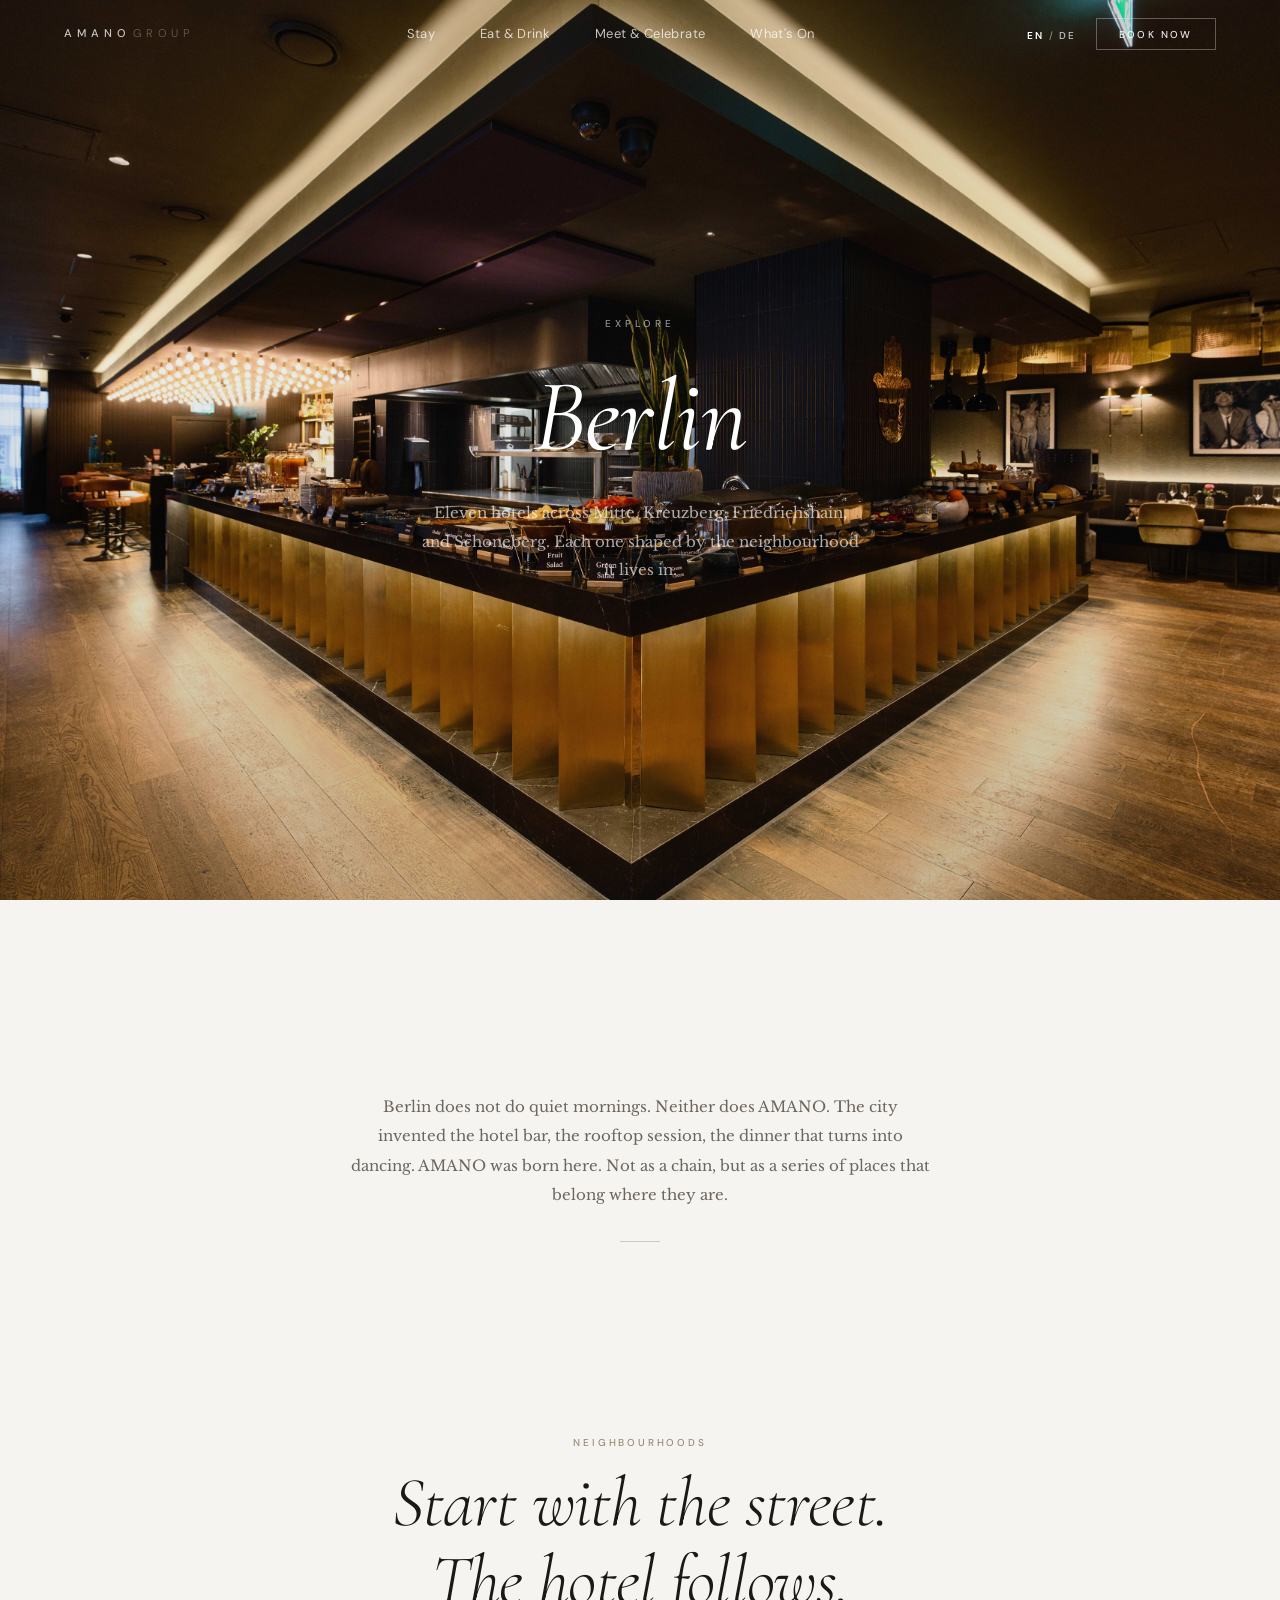
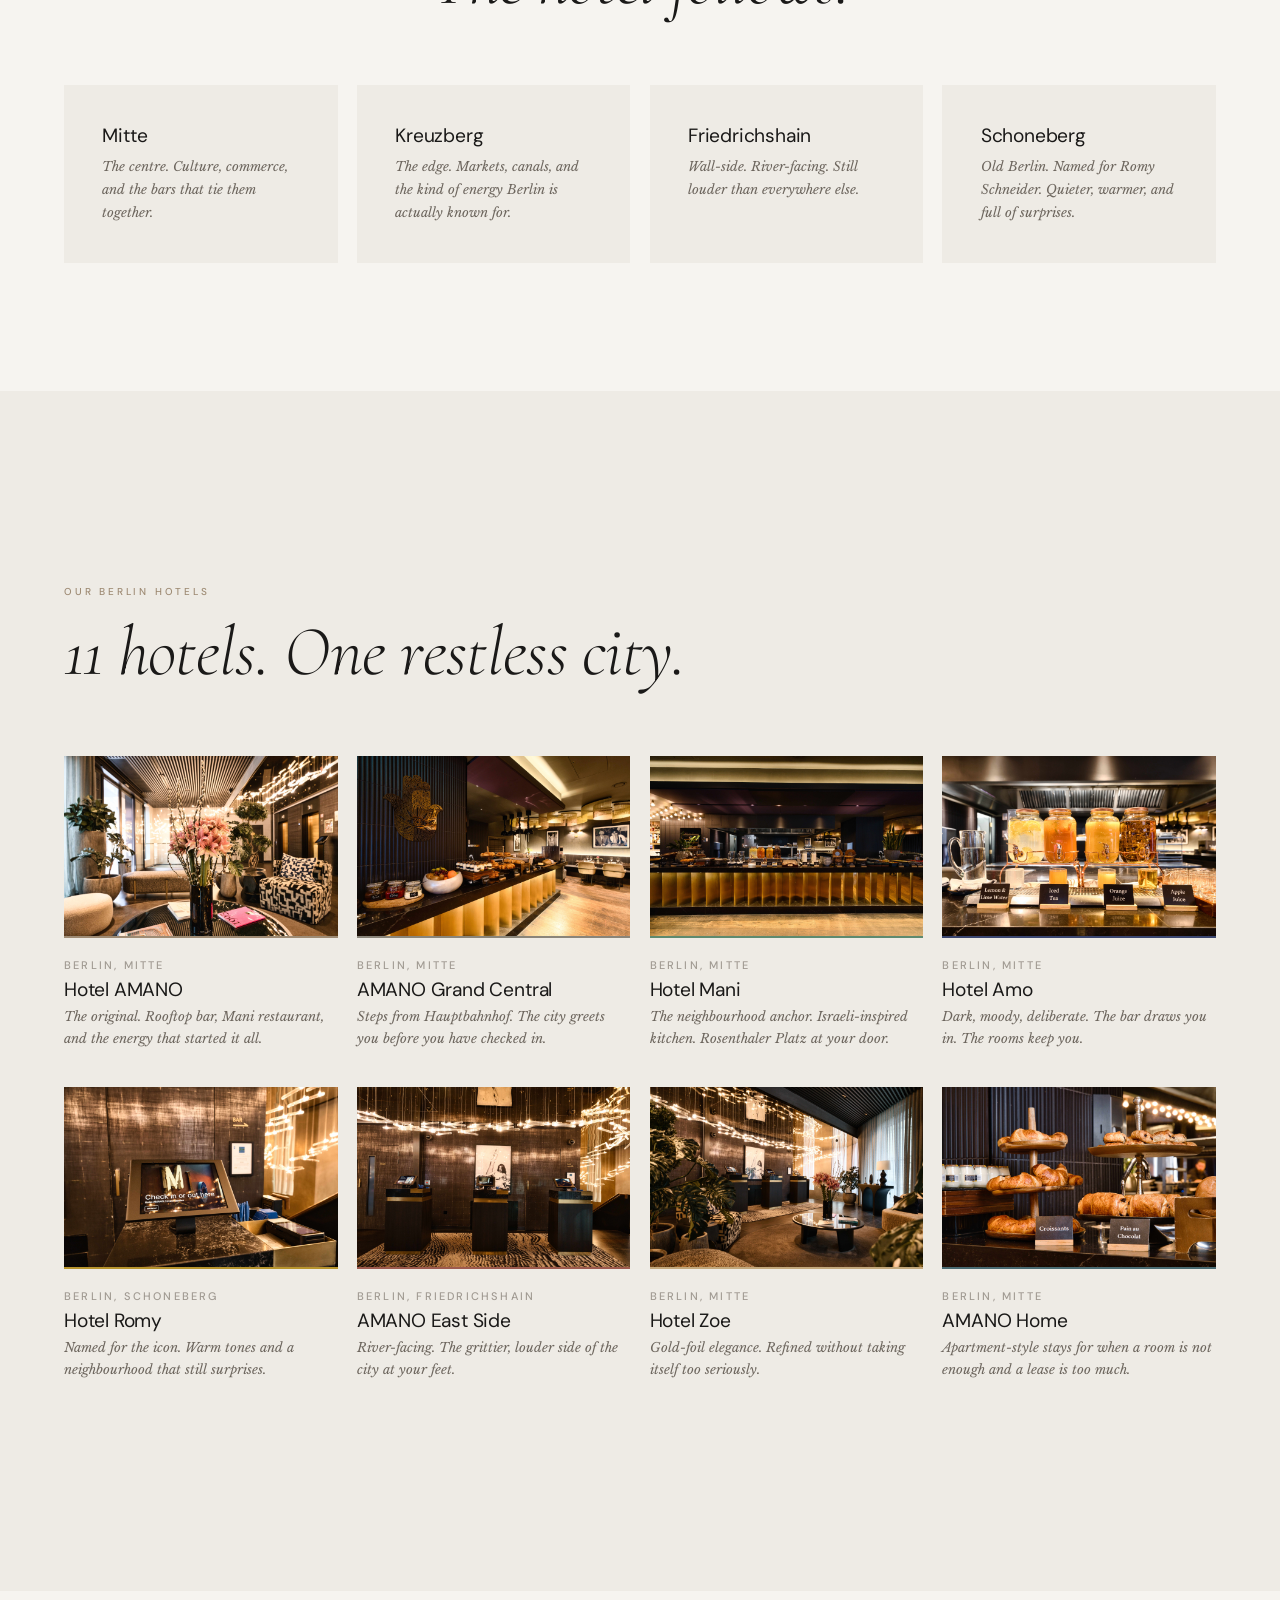
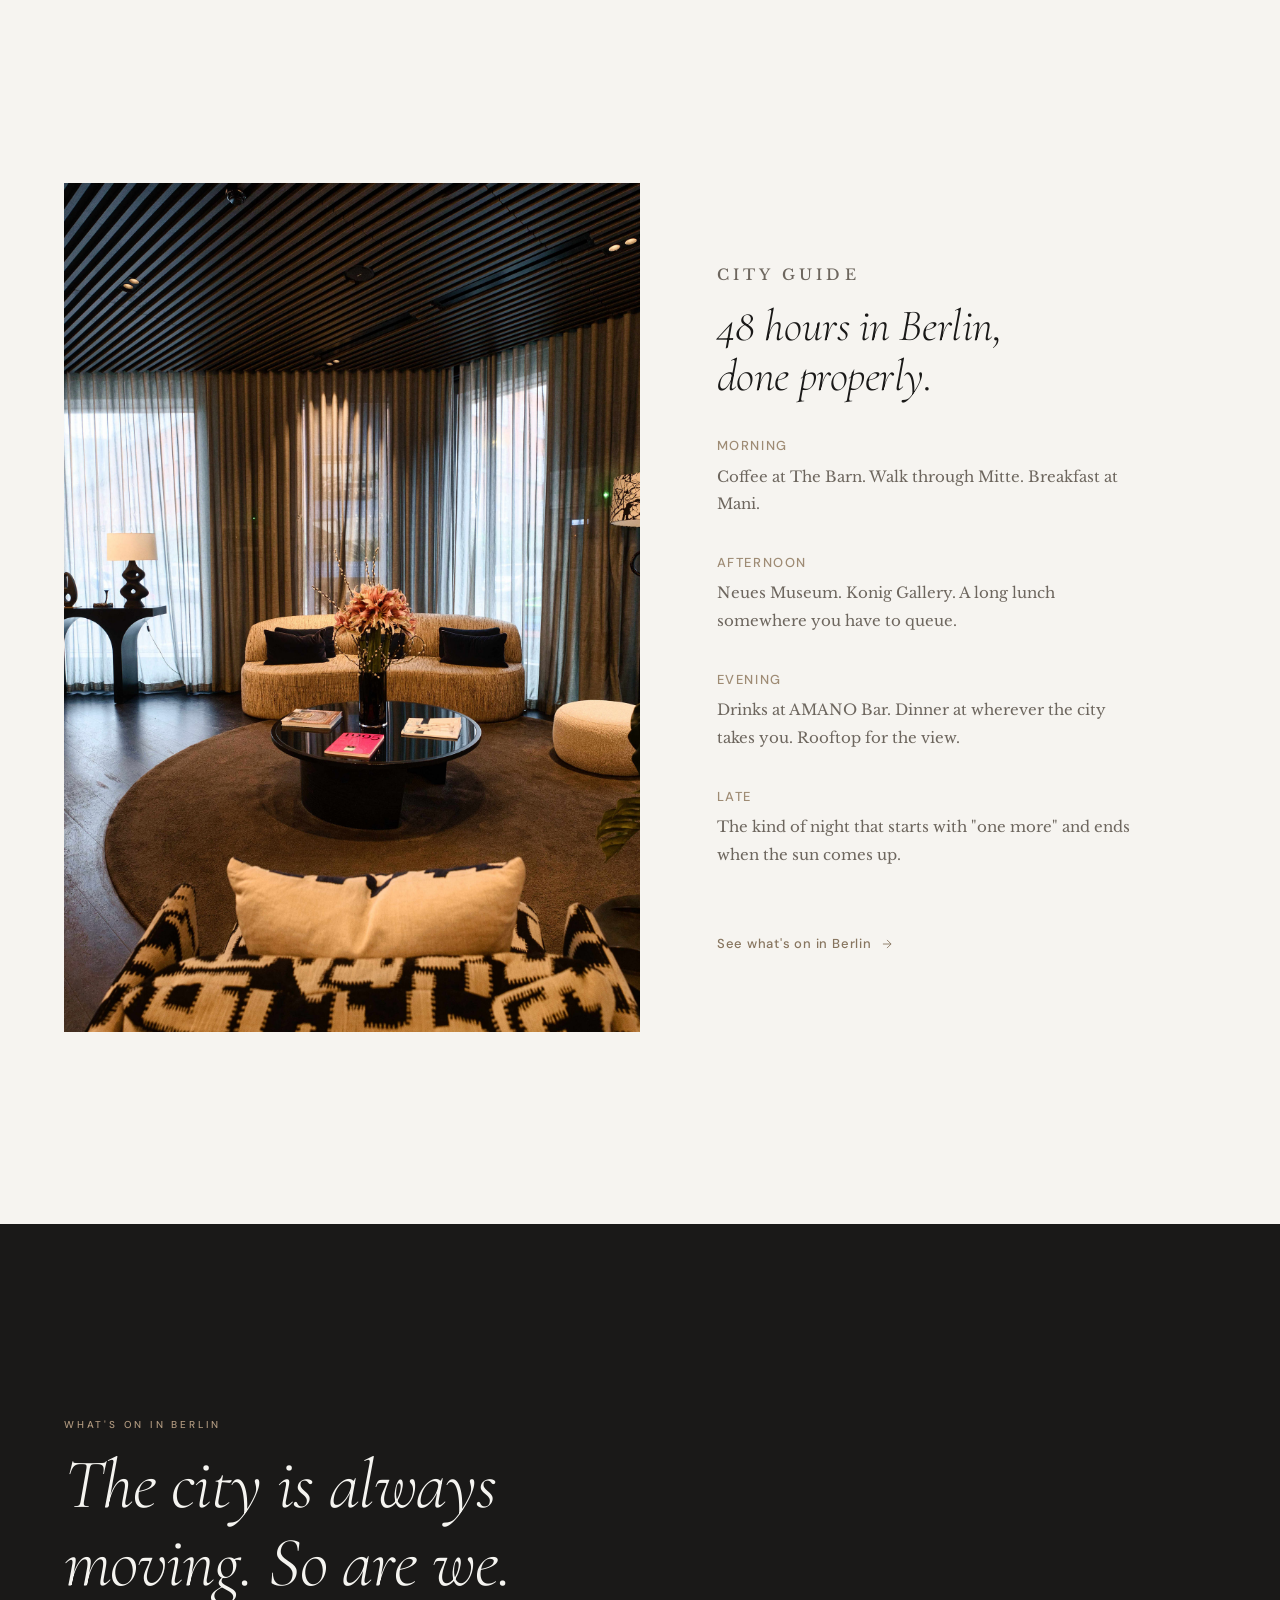
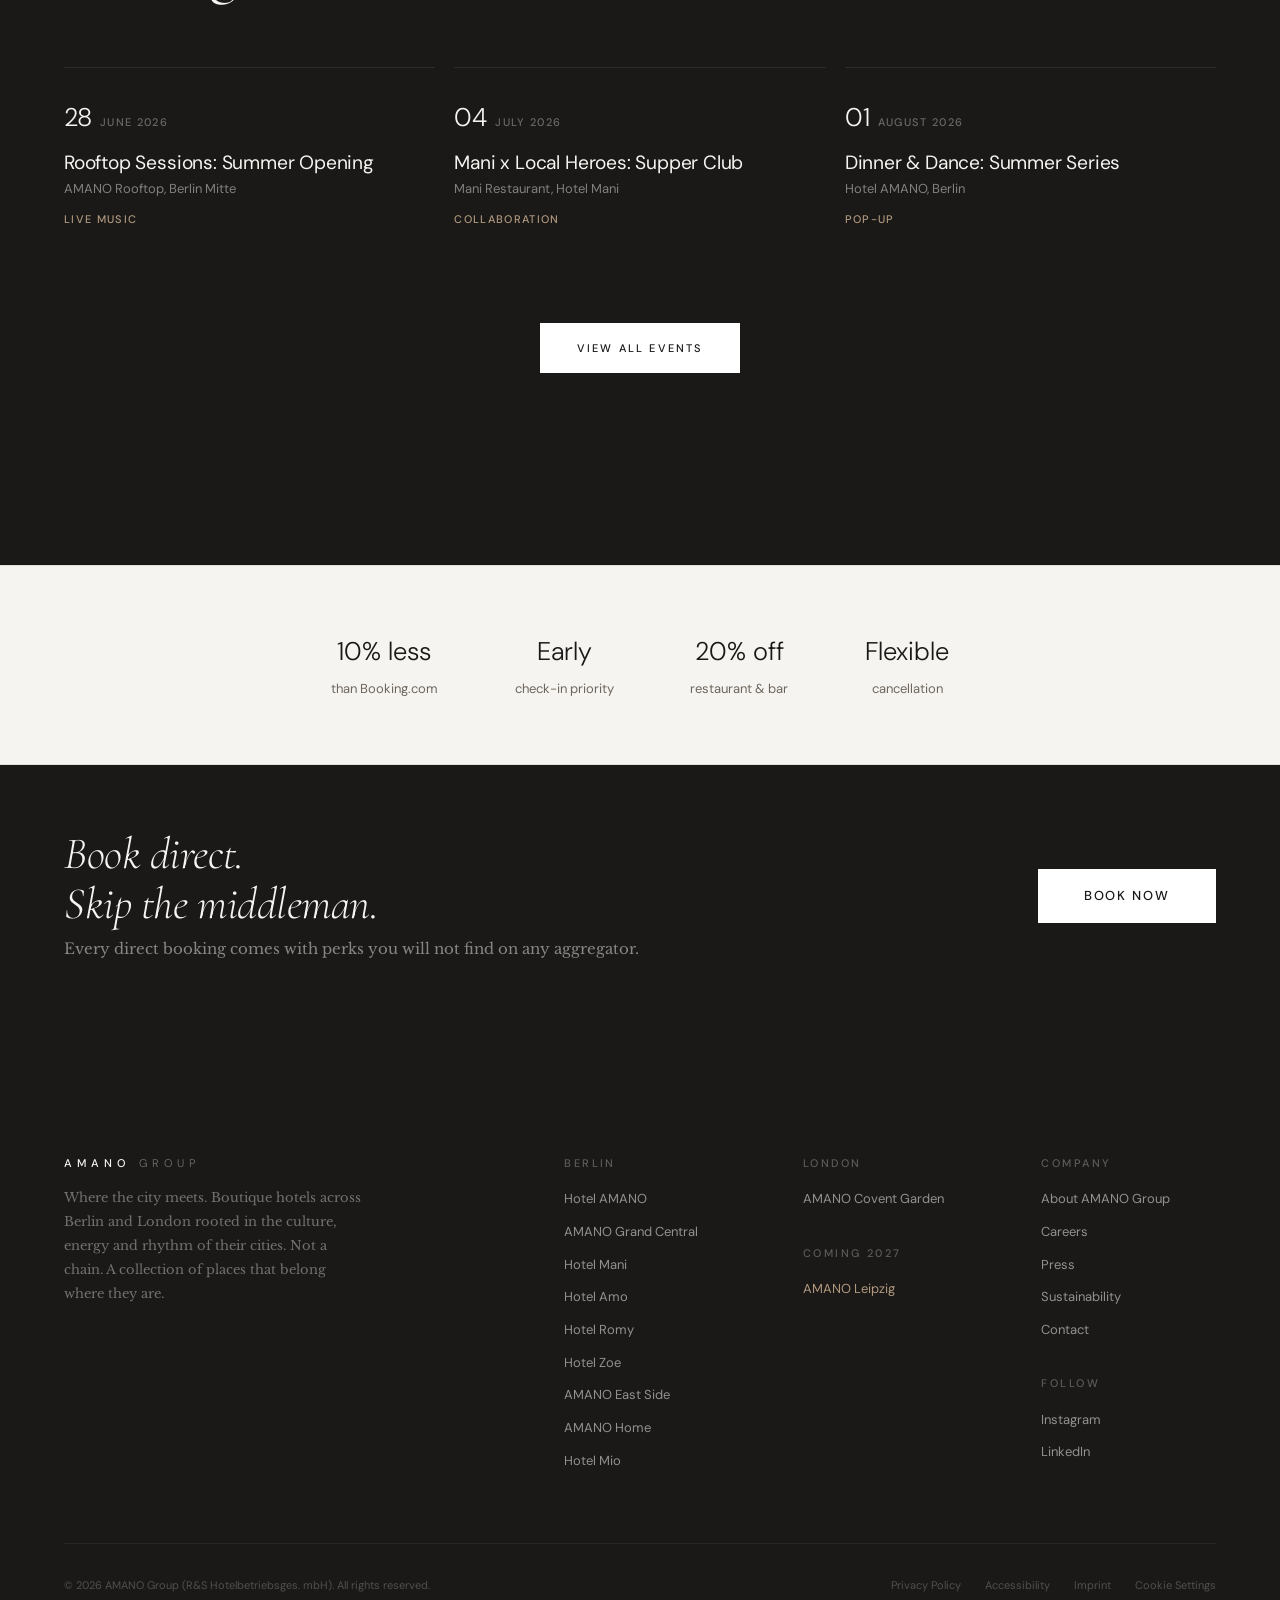
<file: berlin.html>
<!DOCTYPE html>
<html lang="en">
<head>
  <meta charset="UTF-8">
  <meta name="viewport" content="width=device-width, initial-scale=1.0">
  <title>Berlin | AMANO Group Hotels</title>
  <meta name="description" content="Eleven AMANO hotels across Mitte, Kreuzberg, Friedrichshain and Schoneberg. Each one shaped by the neighbourhood it lives in. Start with the city.">
  <link rel="stylesheet" href="css/style.css?v=4">
</head>
<body>

  <!-- ========== NAVIGATION ========== -->
  <nav class="nav nav--transparent nav--on-dark" id="mainNav">
    <div class="nav__inner">
      <a href="index.html" class="nav__brand">AMANO<span>GROUP</span></a>

      <div class="nav__links">
        <a href="berlin.html" class="nav__link" data-en="Stay" data-de="Aufenthalt">Stay</a>
        <a href="eat-drink.html" class="nav__link" data-en="Eat &amp; Drink" data-de="Essen &amp; Trinken">Eat &amp; Drink</a>
        <a href="meet.html" class="nav__link" data-en="Meet &amp; Celebrate" data-de="Tagen &amp; Feiern">Meet &amp; Celebrate</a>
        <a href="whats-on.html" class="nav__link" data-en="What's On" data-de="Programm">What's On</a>
      </div>

      <div class="nav__actions">
        <div>
          <span class="nav__lang nav__lang--active" data-lang="en">EN</span>
          <span class="nav__lang-sep">/</span>
          <span class="nav__lang" data-lang="de">DE</span>
        </div>
        <button class="btn-book" id="openBooking" data-en="Book Now" data-de="Jetzt buchen">Book Now</button>
      </div>

      <button class="nav__toggle" id="navToggle" aria-label="Open menu">
        <span></span><span></span><span></span>
      </button>
    </div>
  </nav>

  <!-- ========== HERO ========== -->
  <section class="hero">
    <div class="hero__bg">
      <img src="assets/img/DSC03986.jpg" alt="AMANO Berlin restaurant with gold-panelled bar">
    </div>
    <div class="hero__overlay"></div>

    <div class="hero__content">
      <p class="overline hero__tagline" data-en="Explore" data-de="Entdecken">Explore</p>
      <h1 class="hero__title" data-en-html="<em>Berlin</em>" data-de-html="<em>Berlin</em>"><em>Berlin</em></h1>
      <p class="hero__subtitle" data-en="Eleven hotels across Mitte, Kreuzberg, Friedrichshain, and Schoneberg. Each one shaped by the neighbourhood it lives in." data-de="Elf Hotels in Mitte, Kreuzberg, Friedrichshain und Schoeneberg. Jedes einzelne gepraegt vom Viertel, in dem es steht.">Eleven hotels across Mitte, Kreuzberg, Friedrichshain, and Schoneberg. Each one shaped by the neighbourhood it lives in.</p>
    </div>

    <div class="hero__scroll">
      <div class="hero__scroll-line"></div>
    </div>
  </section>

  <!-- ========== CITY INTRO ========== -->
  <section class="section section--large">
    <div class="container container--narrow" style="text-align: center;">
      <div class="reveal">
        <p class="editorial-body" style="max-width: 580px; margin: 0 auto;" data-en="Berlin does not do quiet mornings. Neither does AMANO. The city invented the hotel bar, the rooftop session, the dinner that turns into dancing. AMANO was born here. Not as a chain, but as a series of places that belong where they are." data-de="Berlin macht keine ruhigen Morgen. AMANO auch nicht. Die Stadt hat die Hotelbar erfunden, die Rooftop-Session, das Abendessen, das zum Tanzen wird. AMANO wurde hier geboren. Nicht als Kette, sondern als eine Reihe von Orten, die dorthin gehoeren, wo sie sind.">Berlin does not do quiet mornings. Neither does AMANO. The city invented the hotel bar, the rooftop session, the dinner that turns into dancing. AMANO was born here. Not as a chain, but as a series of places that belong where they are.</p>
        <div class="divider divider--center" style="margin-top: var(--space-md); margin-bottom: 0;"></div>
      </div>
    </div>
  </section>

  <!-- ========== NEIGHBOURHOODS ========== -->
  <section class="section" style="padding-top: 0;">
    <div class="container">
      <div class="section-header--center reveal">
        <p class="overline section-header__overline" data-en="Neighbourhoods" data-de="Viertel">Neighbourhoods</p>
        <h2 class="section-header__title" data-en-html="Start with the street.<br>The hotel follows." data-de-html="Beginnen Sie mit der Strasse.<br>Das Hotel folgt.">Start with the street.<br>The hotel follows.</h2>
      </div>

      <div class="grid-4 reveal">
        <div style="padding: clamp(1.5rem, 3vw, 2.5rem); background: var(--bg-secondary);">
          <h3 style="font-size: var(--size-h4); margin-bottom: 0.5rem;" data-en="Mitte" data-de="Mitte">Mitte</h3>
          <p style="font-family: var(--font-editorial); font-size: var(--size-small); color: var(--text-secondary); line-height: 1.8; font-style: italic;" data-en="The centre. Culture, commerce, and the bars that tie them together." data-de="Das Zentrum. Kultur, Handel und die Bars, die beides verbinden.">The centre. Culture, commerce, and the bars that tie them together.</p>
        </div>

        <div style="padding: clamp(1.5rem, 3vw, 2.5rem); background: var(--bg-secondary);">
          <h3 style="font-size: var(--size-h4); margin-bottom: 0.5rem;" data-en="Kreuzberg" data-de="Kreuzberg">Kreuzberg</h3>
          <p style="font-family: var(--font-editorial); font-size: var(--size-small); color: var(--text-secondary); line-height: 1.8; font-style: italic;" data-en="The edge. Markets, canals, and the kind of energy Berlin is actually known for." data-de="Der Rand. Maerkte, Kanaele und die Energie, fuer die Berlin wirklich bekannt ist.">The edge. Markets, canals, and the kind of energy Berlin is actually known for.</p>
        </div>

        <div style="padding: clamp(1.5rem, 3vw, 2.5rem); background: var(--bg-secondary);">
          <h3 style="font-size: var(--size-h4); margin-bottom: 0.5rem;" data-en="Friedrichshain" data-de="Friedrichshain">Friedrichshain</h3>
          <p style="font-family: var(--font-editorial); font-size: var(--size-small); color: var(--text-secondary); line-height: 1.8; font-style: italic;" data-en="Wall-side. River-facing. Still louder than everywhere else." data-de="An der Mauer. Am Fluss. Immer noch lauter als ueberall sonst.">Wall-side. River-facing. Still louder than everywhere else.</p>
        </div>

        <div style="padding: clamp(1.5rem, 3vw, 2.5rem); background: var(--bg-secondary);">
          <h3 style="font-size: var(--size-h4); margin-bottom: 0.5rem;" data-en="Schoneberg" data-de="Schoeneberg">Schoneberg</h3>
          <p style="font-family: var(--font-editorial); font-size: var(--size-small); color: var(--text-secondary); line-height: 1.8; font-style: italic;" data-en="Old Berlin. Named for Romy Schneider. Quieter, warmer, and full of surprises." data-de="Altes Berlin. Nach Romy Schneider benannt. Ruhiger, waermer und voller Ueberraschungen.">Old Berlin. Named for Romy Schneider. Quieter, warmer, and full of surprises.</p>
        </div>
      </div>
    </div>
  </section>

  <!-- ========== PROPERTIES ========== -->
  <section class="section section--large" style="background: var(--bg-secondary);">
    <div class="container">
      <div class="section-header reveal">
        <p class="overline section-header__overline" data-en="Our Berlin Hotels" data-de="Unsere Berliner Hotels">Our Berlin Hotels</p>
        <h2 class="section-header__title" data-en="11 hotels. One restless city." data-de="11 Hotels. Eine rastlose Stadt.">11 hotels. One restless city.</h2>
      </div>

      <div class="grid-4 reveal">
        <div class="property-card">
          <div class="property-card__image">
            <img src="assets/img/DSC04101.jpg" alt="Hotel AMANO">
            <div class="property-card__accent" style="background: var(--amano-bronze);"></div>
          </div>
          <div class="property-card__body">
            <p class="property-card__city">Berlin, Mitte</p>
            <h3 class="property-card__name">Hotel AMANO</h3>
            <p class="property-card__desc" data-en="The original. Rooftop bar, Mani restaurant, and the energy that started it all." data-de="Das Original. Rooftop-Bar, Mani Restaurant und die Energie, mit der alles begann.">The original. Rooftop bar, Mani restaurant, and the energy that started it all.</p>
          </div>
        </div>

        <div class="property-card">
          <div class="property-card__image">
            <img src="assets/img/DSC03975.jpg" alt="AMANO Grand Central">
            <div class="property-card__accent" style="background: var(--agc-warm-gray);"></div>
          </div>
          <div class="property-card__body">
            <p class="property-card__city">Berlin, Mitte</p>
            <h3 class="property-card__name">AMANO Grand Central</h3>
            <p class="property-card__desc" data-en="Steps from Hauptbahnhof. The city greets you before you have checked in." data-de="Wenige Schritte vom Hauptbahnhof. Die Stadt begruesst Sie, bevor Sie eingecheckt haben.">Steps from Hauptbahnhof. The city greets you before you have checked in.</p>
          </div>
        </div>

        <div class="property-card">
          <div class="property-card__image">
            <img src="assets/img/DSC03991.jpg" alt="Hotel Mani">
            <div class="property-card__accent" style="background: var(--mani-green);"></div>
          </div>
          <div class="property-card__body">
            <p class="property-card__city">Berlin, Mitte</p>
            <h3 class="property-card__name">Hotel Mani</h3>
            <p class="property-card__desc" data-en="The neighbourhood anchor. Israeli-inspired kitchen. Rosenthaler Platz at your door." data-de="Der Anker im Viertel. Israelisch inspirierte Kueche. Rosenthaler Platz vor der Tuer.">The neighbourhood anchor. Israeli-inspired kitchen. Rosenthaler Platz at your door.</p>
          </div>
        </div>

        <div class="property-card">
          <div class="property-card__image">
            <img src="assets/img/DSC04002.jpg" alt="Hotel Amo">
            <div class="property-card__accent" style="background: var(--amo-petrol);"></div>
          </div>
          <div class="property-card__body">
            <p class="property-card__city">Berlin, Mitte</p>
            <h3 class="property-card__name">Hotel Amo</h3>
            <p class="property-card__desc" data-en="Dark, moody, deliberate. The bar draws you in. The rooms keep you." data-de="Dunkel, stimmungsvoll, bewusst. Die Bar zieht Sie an. Die Zimmer halten Sie.">Dark, moody, deliberate. The bar draws you in. The rooms keep you.</p>
          </div>
        </div>

        <div class="property-card">
          <div class="property-card__image">
            <img src="assets/img/DSC04081.jpg" alt="Hotel Romy">
            <div class="property-card__accent" style="background: var(--romy-mustard);"></div>
          </div>
          <div class="property-card__body">
            <p class="property-card__city" data-en="Berlin, Schoneberg" data-de="Berlin, Schoeneberg">Berlin, Schoneberg</p>
            <h3 class="property-card__name">Hotel Romy</h3>
            <p class="property-card__desc" data-en="Named for the icon. Warm tones and a neighbourhood that still surprises." data-de="Benannt nach der Ikone. Warme Toene und ein Viertel, das immer noch ueberrascht.">Named for the icon. Warm tones and a neighbourhood that still surprises.</p>
          </div>
        </div>

        <div class="property-card">
          <div class="property-card__image">
            <img src="assets/img/DSC04061.jpg" alt="AMANO East Side">
            <div class="property-card__accent" style="background: var(--east-side-red);"></div>
          </div>
          <div class="property-card__body">
            <p class="property-card__city">Berlin, Friedrichshain</p>
            <h3 class="property-card__name">AMANO East Side</h3>
            <p class="property-card__desc" data-en="River-facing. The grittier, louder side of the city at your feet." data-de="Am Fluss. Die rauere, lautere Seite der Stadt zu Ihren Fuessen.">River-facing. The grittier, louder side of the city at your feet.</p>
          </div>
        </div>

        <div class="property-card">
          <div class="property-card__image">
            <img src="assets/img/DSC04041.jpg" alt="Hotel Zoe">
            <div class="property-card__accent" style="background: #C4A97D;"></div>
          </div>
          <div class="property-card__body">
            <p class="property-card__city">Berlin, Mitte</p>
            <h3 class="property-card__name">Hotel Zoe</h3>
            <p class="property-card__desc" data-en="Gold-foil elegance. Refined without taking itself too seriously." data-de="Goldfolien-Eleganz. Raffiniert, ohne sich zu ernst zu nehmen.">Gold-foil elegance. Refined without taking itself too seriously.</p>
          </div>
        </div>

        <div class="property-card">
          <div class="property-card__image">
            <img src="assets/img/DSC03935.jpg" alt="AMANO Home">
            <div class="property-card__accent" style="background: var(--home-teal);"></div>
          </div>
          <div class="property-card__body">
            <p class="property-card__city">Berlin, Mitte</p>
            <h3 class="property-card__name">AMANO Home</h3>
            <p class="property-card__desc" data-en="Apartment-style stays for when a room is not enough and a lease is too much." data-de="Apartment-Aufenthalte fuer wenn ein Zimmer nicht reicht und ein Mietvertrag zu viel ist.">Apartment-style stays for when a room is not enough and a lease is too much.</p>
          </div>
        </div>
      </div>
    </div>
  </section>

  <!-- ========== 48 HOURS IN BERLIN ========== -->
  <section class="section section--large">
    <div class="container">
      <div class="split reveal">
        <div class="split__image">
          <img src="assets/img/DSC04046.jpg" alt="AMANO Berlin lounge with warm lighting">
        </div>
        <div class="split__content">
          <p class="overline" data-en="City Guide" data-de="Stadtfuehrer">City Guide</p>
          <h2 data-en-html="48 hours in Berlin,<br>done properly." data-de-html="48 Stunden in Berlin,<br>richtig gemacht.">48 hours in Berlin,<br>done properly.</h2>

          <div style="margin-bottom: var(--space-sm);">
            <p style="font-family: var(--font-body); font-size: var(--size-small); font-weight: 500; letter-spacing: 0.12em; text-transform: uppercase; color: var(--accent); margin-bottom: 0.25rem;" data-en="Morning" data-de="Morgens">Morning</p>
            <p style="font-family: var(--font-editorial); font-size: var(--size-body); color: var(--text-secondary); line-height: 1.85; max-width: 420px;" data-en="Coffee at The Barn. Walk through Mitte. Breakfast at Mani." data-de="Kaffee bei The Barn. Durch Mitte spazieren. Fruehstueck im Mani.">Coffee at The Barn. Walk through Mitte. Breakfast at Mani.</p>
          </div>

          <div style="margin-bottom: var(--space-sm);">
            <p style="font-family: var(--font-body); font-size: var(--size-small); font-weight: 500; letter-spacing: 0.12em; text-transform: uppercase; color: var(--accent); margin-bottom: 0.25rem;" data-en="Afternoon" data-de="Nachmittags">Afternoon</p>
            <p style="font-family: var(--font-editorial); font-size: var(--size-body); color: var(--text-secondary); line-height: 1.85; max-width: 420px;" data-en="Neues Museum. Konig Gallery. A long lunch somewhere you have to queue." data-de="Neues Museum. Konig Galerie. Ein langes Mittagessen, wo man anstehen muss.">Neues Museum. Konig Gallery. A long lunch somewhere you have to queue.</p>
          </div>

          <div style="margin-bottom: var(--space-sm);">
            <p style="font-family: var(--font-body); font-size: var(--size-small); font-weight: 500; letter-spacing: 0.12em; text-transform: uppercase; color: var(--accent); margin-bottom: 0.25rem;" data-en="Evening" data-de="Abends">Evening</p>
            <p style="font-family: var(--font-editorial); font-size: var(--size-body); color: var(--text-secondary); line-height: 1.85; max-width: 420px;" data-en="Drinks at AMANO Bar. Dinner at wherever the city takes you. Rooftop for the view." data-de="Drinks an der AMANO Bar. Abendessen, wohin die Stadt Sie fuehrt. Rooftop fuer den Ausblick.">Drinks at AMANO Bar. Dinner at wherever the city takes you. Rooftop for the view.</p>
          </div>

          <div style="margin-bottom: var(--space-md);">
            <p style="font-family: var(--font-body); font-size: var(--size-small); font-weight: 500; letter-spacing: 0.12em; text-transform: uppercase; color: var(--accent); margin-bottom: 0.25rem;" data-en="Late" data-de="Spaet">Late</p>
            <p style="font-family: var(--font-editorial); font-size: var(--size-body); color: var(--text-secondary); line-height: 1.85; max-width: 420px;" data-en="The kind of night that starts with &quot;one more&quot; and ends when the sun comes up." data-de="Die Art von Nacht, die mit &quot;noch einen&quot; beginnt und endet, wenn die Sonne aufgeht.">The kind of night that starts with "one more" and ends when the sun comes up.</p>
          </div>

          <a href="whats-on.html" class="cta-link">
            <span data-en="See what's on in Berlin" data-de="Programm in Berlin ansehen">See what's on in Berlin</span>
            <svg viewBox="0 0 24 24" fill="none" stroke="currentColor" stroke-width="1.5"><path d="M5 12h14M12 5l7 7-7 7"/></svg>
          </a>
        </div>
      </div>
    </div>
  </section>

  <!-- ========== WHAT'S ON IN BERLIN ========== -->
  <section class="section section--large section--dark">
    <div class="container">
      <div class="section-header reveal">
        <p class="overline section-header__overline" data-en="What's On in Berlin" data-de="Programm in Berlin">What's On in Berlin</p>
        <h2 class="section-header__title" data-en-html="The city is always<br>moving. So are we." data-de-html="Die Stadt bewegt sich immer.<br>Wir auch.">The city is always<br>moving. So are we.</h2>
      </div>

      <div class="grid-3 reveal">
        <div class="event-card">
          <div class="event-card__date-row">
            <p class="event-card__date">28</p>
            <p class="event-card__month" data-en="June 2026" data-de="Juni 2026">June 2026</p>
          </div>
          <h3 class="event-card__title" data-en="Rooftop Sessions: Summer Opening" data-de="Rooftop Sessions: Sommereroeffnung">Rooftop Sessions: Summer Opening</h3>
          <p class="event-card__venue">AMANO Rooftop, Berlin Mitte</p>
          <span class="event-card__tag" data-en="Live Music" data-de="Live-Musik">Live Music</span>
        </div>

        <div class="event-card">
          <div class="event-card__date-row">
            <p class="event-card__date">04</p>
            <p class="event-card__month" data-en="July 2026" data-de="Juli 2026">July 2026</p>
          </div>
          <h3 class="event-card__title" data-en="Mani x Local Heroes: Supper Club" data-de="Mani x Local Heroes: Supperclub">Mani x Local Heroes: Supper Club</h3>
          <p class="event-card__venue">Mani Restaurant, Hotel Mani</p>
          <span class="event-card__tag" data-en="Collaboration" data-de="Kollaboration">Collaboration</span>
        </div>

        <div class="event-card">
          <div class="event-card__date-row">
            <p class="event-card__date">01</p>
            <p class="event-card__month" data-en="August 2026" data-de="August 2026">August 2026</p>
          </div>
          <h3 class="event-card__title" data-en="Dinner &amp; Dance: Summer Series" data-de="Dinner &amp; Dance: Sommerserie">Dinner &amp; Dance: Summer Series</h3>
          <p class="event-card__venue">Hotel AMANO, Berlin</p>
          <span class="event-card__tag" data-en="Pop-Up" data-de="Pop-Up">Pop-Up</span>
        </div>
      </div>

      <div style="text-align: center; margin-top: var(--space-lg);" class="reveal">
        <a href="whats-on.html" class="btn btn--white" data-en="View All Events" data-de="Alle Events ansehen">View All Events</a>
      </div>
    </div>
  </section>

  <!-- ========== DIRECT BOOKING PERKS ========== -->
  <section>
    <div class="perks-strip reveal">
      <div class="perks-strip__item">
        <p class="perks-strip__value" data-en="10% less" data-de="10% weniger">10% less</p>
        <p class="perks-strip__label" data-en="than Booking.com" data-de="als Booking.com">than Booking.com</p>
      </div>
      <div class="perks-strip__item">
        <p class="perks-strip__value" data-en="Early" data-de="Frueh">Early</p>
        <p class="perks-strip__label" data-en="check-in priority" data-de="Check-in Prioritaet">check-in priority</p>
      </div>
      <div class="perks-strip__item">
        <p class="perks-strip__value" data-en="20% off" data-de="20% Rabatt">20% off</p>
        <p class="perks-strip__label" data-en="restaurant &amp; bar" data-de="Restaurant &amp; Bar">restaurant &amp; bar</p>
      </div>
      <div class="perks-strip__item">
        <p class="perks-strip__value" data-en="Flexible" data-de="Flexible">Flexible</p>
        <p class="perks-strip__label" data-en="cancellation" data-de="Stornierung">cancellation</p>
      </div>
    </div>
  </section>

  <section class="booking-banner">
    <div class="container">
      <div class="booking-banner__inner reveal">
        <div class="booking-banner__text">
          <h2 data-en-html="Book direct.<br>Skip the middleman." data-de-html="Direkt buchen.<br>Ohne Umwege.">Book direct.<br>Skip the middleman.</h2>
          <p data-en="Every direct booking comes with perks you will not find on any aggregator." data-de="Jede Direktbuchung bringt Vorteile, die Sie bei keinem Vermittler finden.">Every direct booking comes with perks you will not find on any aggregator.</p>
        </div>
        <button class="btn btn--white btn--large" id="openBooking2" data-en="Book Now" data-de="Jetzt buchen">Book Now</button>
      </div>
    </div>
  </section>

  <!-- ========== FOOTER ========== -->
  <footer class="footer">
    <div class="container">
      <div class="footer__grid">
        <div class="footer__brand">
          <p class="footer__brand-name">AMANO <span style="font-weight:300; opacity:0.4;">GROUP</span></p>
          <p class="footer__brand-desc">Where the city meets. Boutique hotels across Berlin and London rooted in the culture, energy and rhythm of their cities. Not a chain. A collection of places that belong where they are.</p>
        </div>

        <div>
          <p class="footer__col-title" data-en="Berlin" data-de="Berlin">Berlin</p>
          <ul class="footer__links">
            <li><a href="#">Hotel AMANO</a></li>
            <li><a href="#">AMANO Grand Central</a></li>
            <li><a href="#">Hotel Mani</a></li>
            <li><a href="#">Hotel Amo</a></li>
            <li><a href="#">Hotel Romy</a></li>
            <li><a href="#">Hotel Zoe</a></li>
            <li><a href="#">AMANO East Side</a></li>
            <li><a href="#">AMANO Home</a></li>
            <li><a href="#">Hotel Mio</a></li>
          </ul>
        </div>

        <div>
          <p class="footer__col-title" data-en="London" data-de="London">London</p>
          <ul class="footer__links">
            <li><a href="property.html">AMANO Covent Garden</a></li>
          </ul>
          <p class="footer__col-title" style="margin-top: var(--space-md);" data-en="Coming 2027" data-de="Ab 2027">Coming 2027</p>
          <ul class="footer__links">
            <li><a href="#" style="color: var(--accent-warm);">AMANO Leipzig</a></li>
          </ul>
        </div>

        <div>
          <p class="footer__col-title" data-en="Company" data-de="Unternehmen">Company</p>
          <ul class="footer__links">
            <li><a href="#" data-en="About AMANO Group" data-de="Ueber AMANO Group">About AMANO Group</a></li>
            <li><a href="#" data-en="Careers" data-de="Karriere">Careers</a></li>
            <li><a href="#" data-en="Press" data-de="Presse">Press</a></li>
            <li><a href="#" data-en="Sustainability" data-de="Nachhaltigkeit">Sustainability</a></li>
            <li><a href="#" data-en="Contact" data-de="Kontakt">Contact</a></li>
          </ul>
          <p class="footer__col-title" style="margin-top: var(--space-md);" data-en="Follow" data-de="Folgen">Follow</p>
          <ul class="footer__links">
            <li><a href="#">Instagram</a></li>
            <li><a href="#">LinkedIn</a></li>
          </ul>
        </div>
      </div>

      <div class="footer__bottom">
        <p class="footer__legal">&copy; 2026 AMANO Group (R&amp;S Hotelbetriebsges. mbH). All rights reserved.</p>
        <div class="footer__legal-links">
          <a href="#" data-en="Privacy Policy" data-de="Datenschutz">Privacy Policy</a>
          <a href="#" data-en="Accessibility" data-de="Barrierefreiheit">Accessibility</a>
          <a href="#" data-en="Imprint" data-de="Impressum">Imprint</a>
          <a href="#" data-en="Cookie Settings" data-de="Cookie-Einstellungen">Cookie Settings</a>
        </div>
      </div>
    </div>
  </footer>

  <!-- ========== BOOKING MODAL ========== -->
  <div class="booking-modal" id="bookingModal">
    <div class="booking-modal__backdrop" id="bookingBackdrop"></div>
    <div class="booking-modal__content">
      <button class="booking-modal__close" id="closeBooking">&times;</button>

      <p class="overline" style="margin-bottom: var(--space-xs);" data-en="Book Direct" data-de="Direkt buchen">Book Direct</p>
      <h2 class="booking-modal__title" data-en="Reserve Your Stay" data-de="Reservieren Sie Ihren Aufenthalt">Reserve Your Stay</h2>
      <p class="booking-modal__subtitle" data-en="Best rate guaranteed. Perks included." data-de="Bestpreis garantiert. Vorteile inklusive.">Best rate guaranteed. Perks included.</p>

      <form class="booking-form" onsubmit="return false;">
        <div class="form-group">
          <label for="bookingProperty">Property</label>
          <select id="bookingProperty">
            <option value="">Select a hotel</option>
            <optgroup label="Berlin">
              <option>Hotel AMANO, Mitte</option>
              <option>AMANO Grand Central, Mitte</option>
              <option>Hotel Mani, Mitte</option>
              <option>Hotel Amo, Mitte</option>
              <option>Hotel Romy, Schoneberg</option>
              <option>Hotel Zoe, Mitte</option>
              <option>AMANO East Side, Friedrichshain</option>
              <option>AMANO Home, Mitte</option>
              <option>Hotel Mio, Mitte</option>
            </optgroup>
            <optgroup label="London">
              <option>AMANO Covent Garden</option>
            </optgroup>
          </select>
        </div>

        <div class="booking-form__row">
          <div class="form-group">
            <label for="bookingCheckIn">Check-in</label>
            <input type="date" id="bookingCheckIn">
          </div>
          <div class="form-group">
            <label for="bookingCheckOut">Check-out</label>
            <input type="date" id="bookingCheckOut">
          </div>
        </div>

        <div class="booking-form__row">
          <div class="form-group">
            <label for="bookingGuests">Guests</label>
            <select id="bookingGuests">
              <option>1 Guest</option>
              <option selected>2 Guests</option>
              <option>3 Guests</option>
              <option>4 Guests</option>
            </select>
          </div>
          <div class="form-group">
            <label for="bookingRooms">Rooms</label>
            <select id="bookingRooms">
              <option selected>1 Room</option>
              <option>2 Rooms</option>
              <option>3 Rooms</option>
            </select>
          </div>
        </div>

        <div class="form-group">
          <label>Accessibility</label>
          <select>
            <option>No accessibility requirements</option>
            <option>Wheelchair-accessible room required</option>
            <option>Mobility-accessible room preferred</option>
          </select>
        </div>

        <div class="booking-perks">
          <div class="booking-perk">
            <p class="booking-perk__value" data-en="10% off" data-de="10% weniger">10% off</p>
            <p class="booking-perk__label" data-en="vs. Booking.com" data-de="als Booking.com">vs. Booking.com</p>
          </div>
          <div class="booking-perk">
            <p class="booking-perk__value" data-en="Early" data-de="Frueh">Early</p>
            <p class="booking-perk__label" data-en="check-in priority" data-de="Check-in Prioritaet">check-in priority</p>
          </div>
          <div class="booking-perk">
            <p class="booking-perk__value" data-en="20% off" data-de="20% Rabatt">20% off</p>
            <p class="booking-perk__label" data-en="restaurant &amp; bar" data-de="Restaurant &amp; Bar">restaurant &amp; bar</p>
          </div>
        </div>

        <button type="submit" class="btn btn--primary btn--large" data-en="Check Availability" data-de="Verfuegbarkeit pruefen">Check Availability</button>
      </form>
    </div>
  </div>

  <script src="js/main.js"></script>
</body>
</html>
</file>
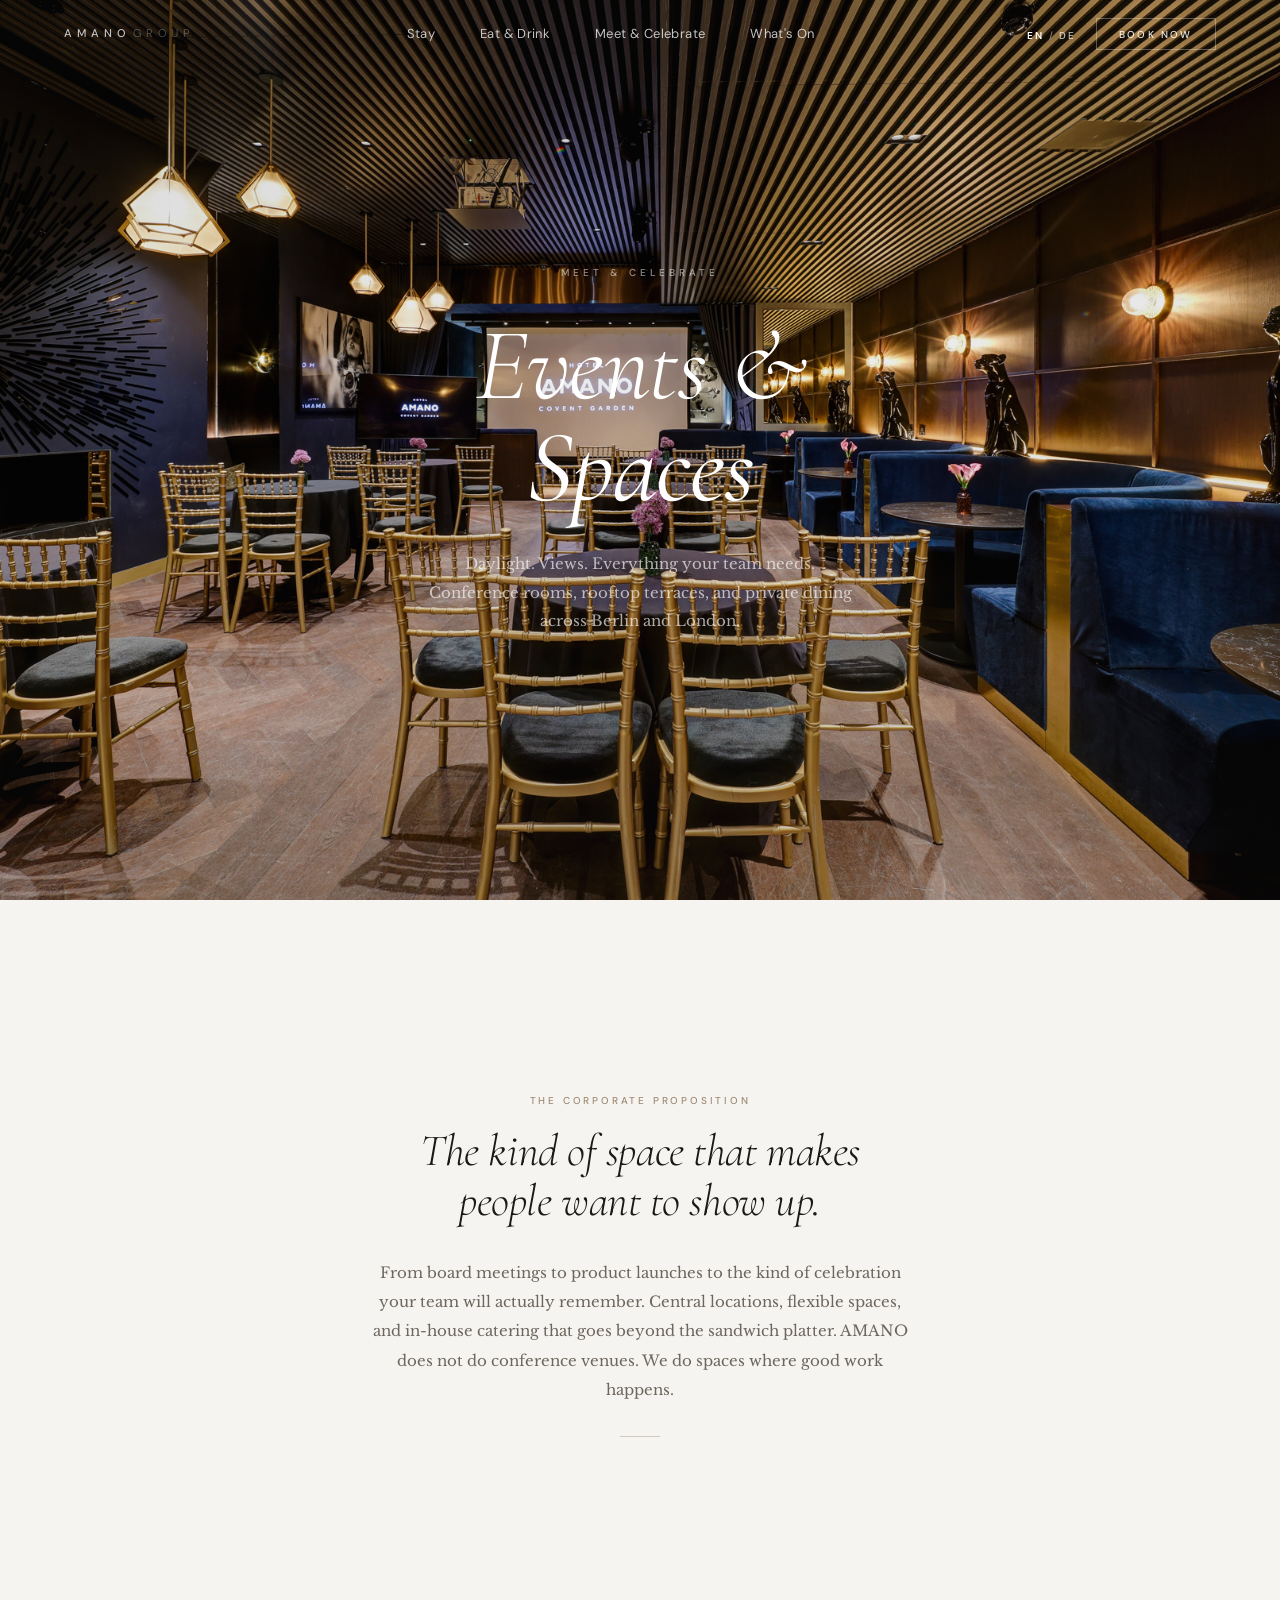
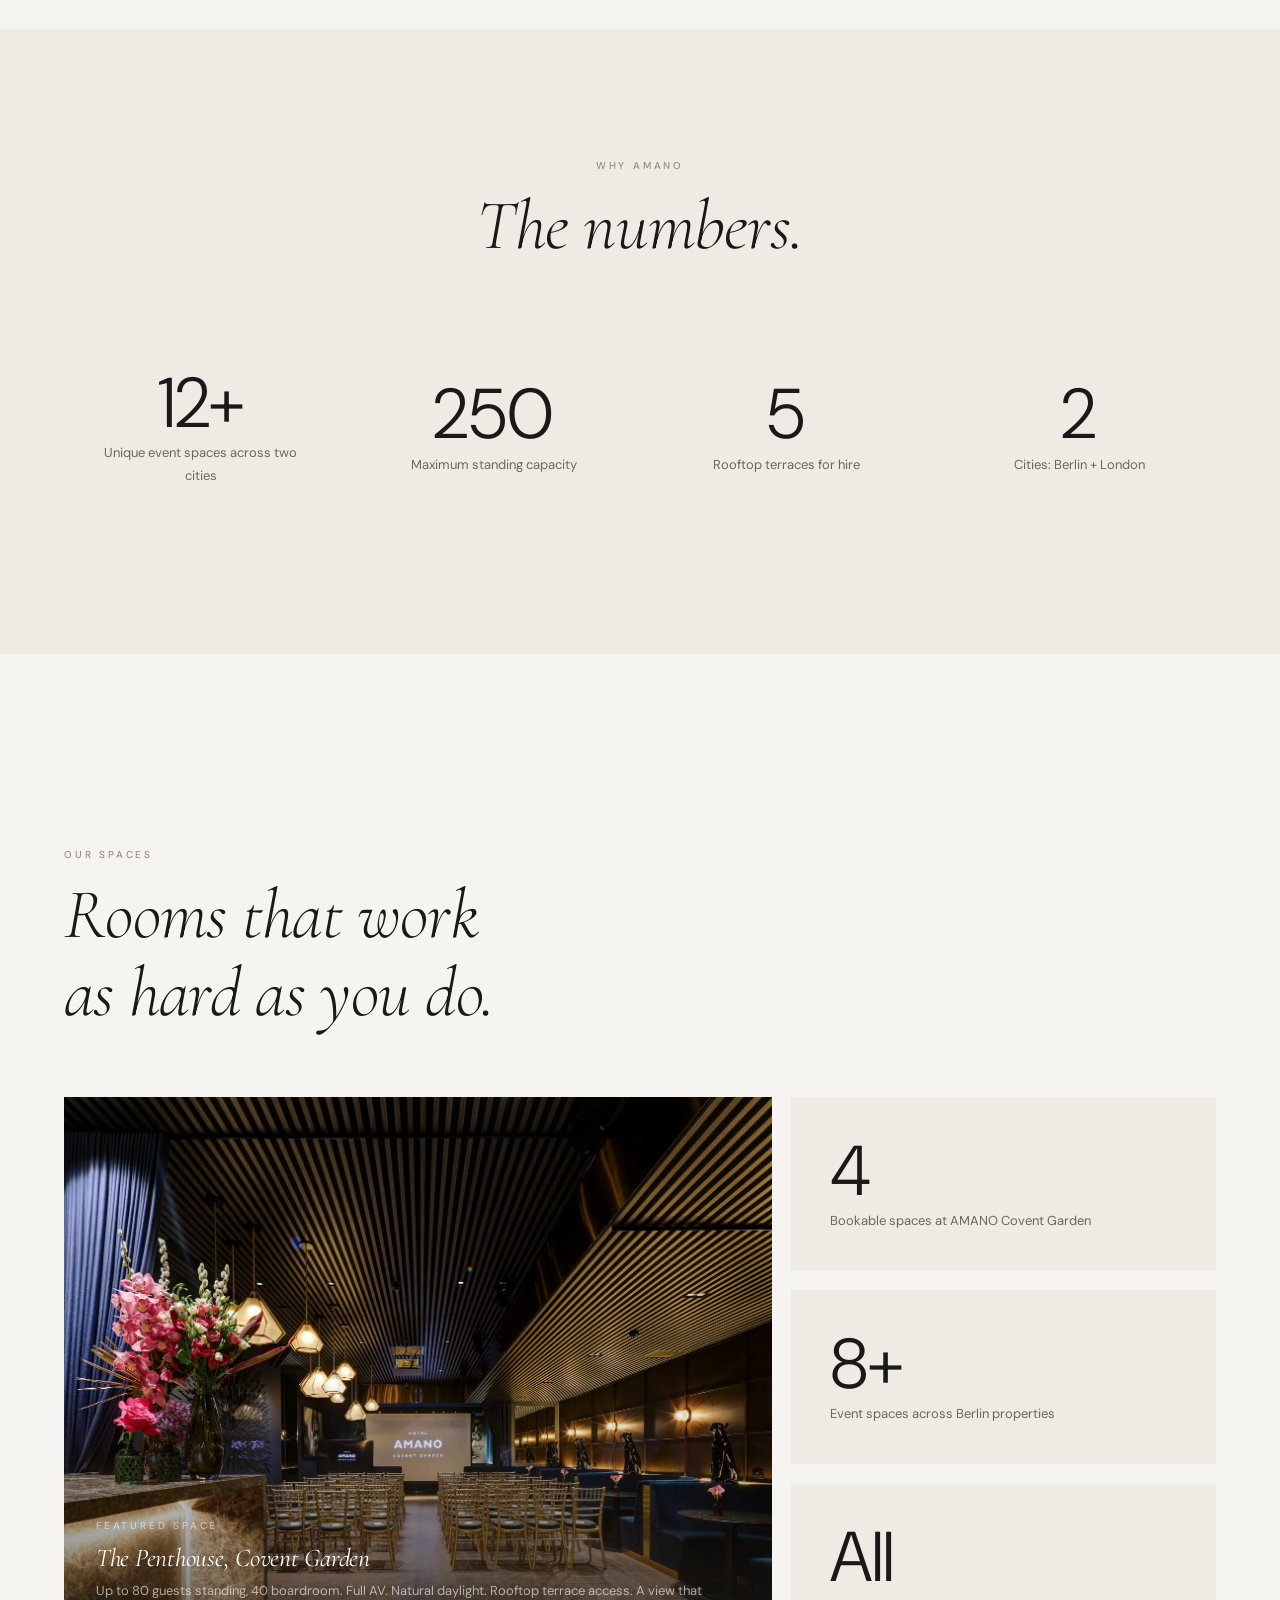
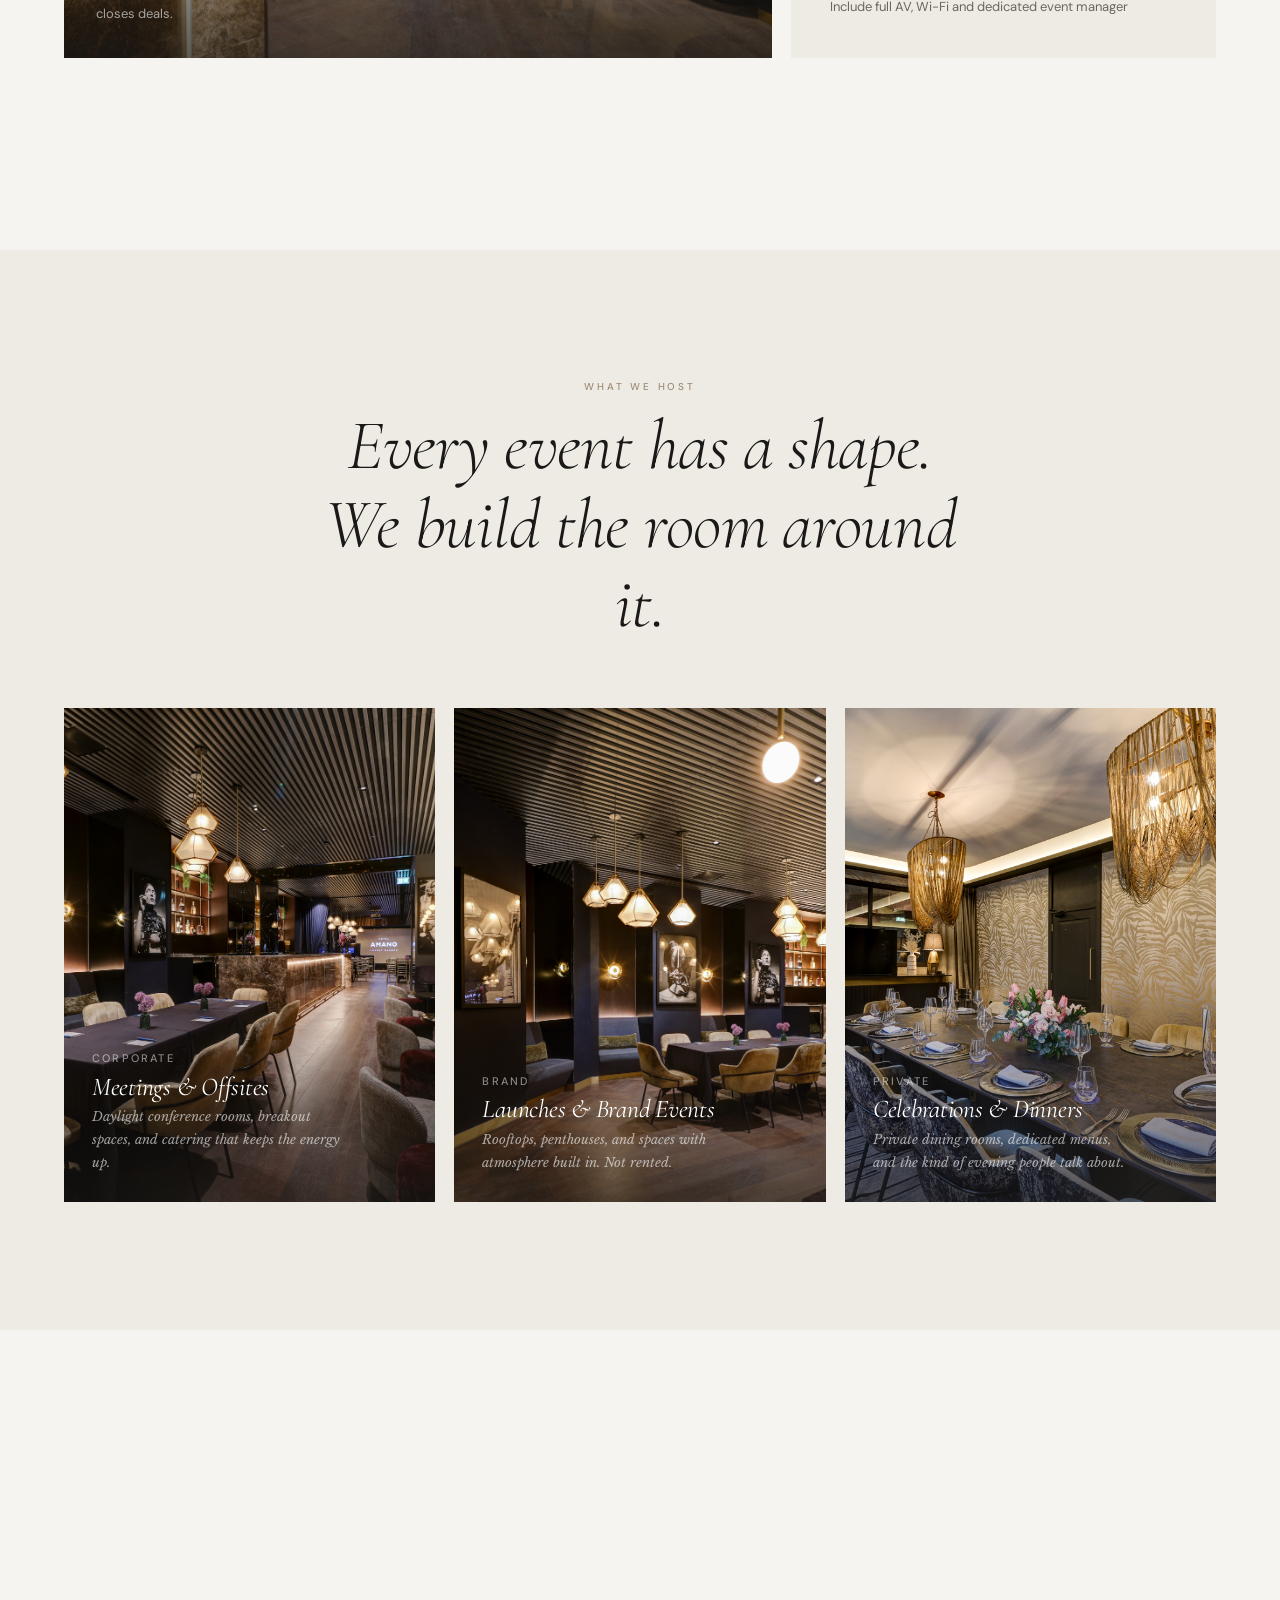
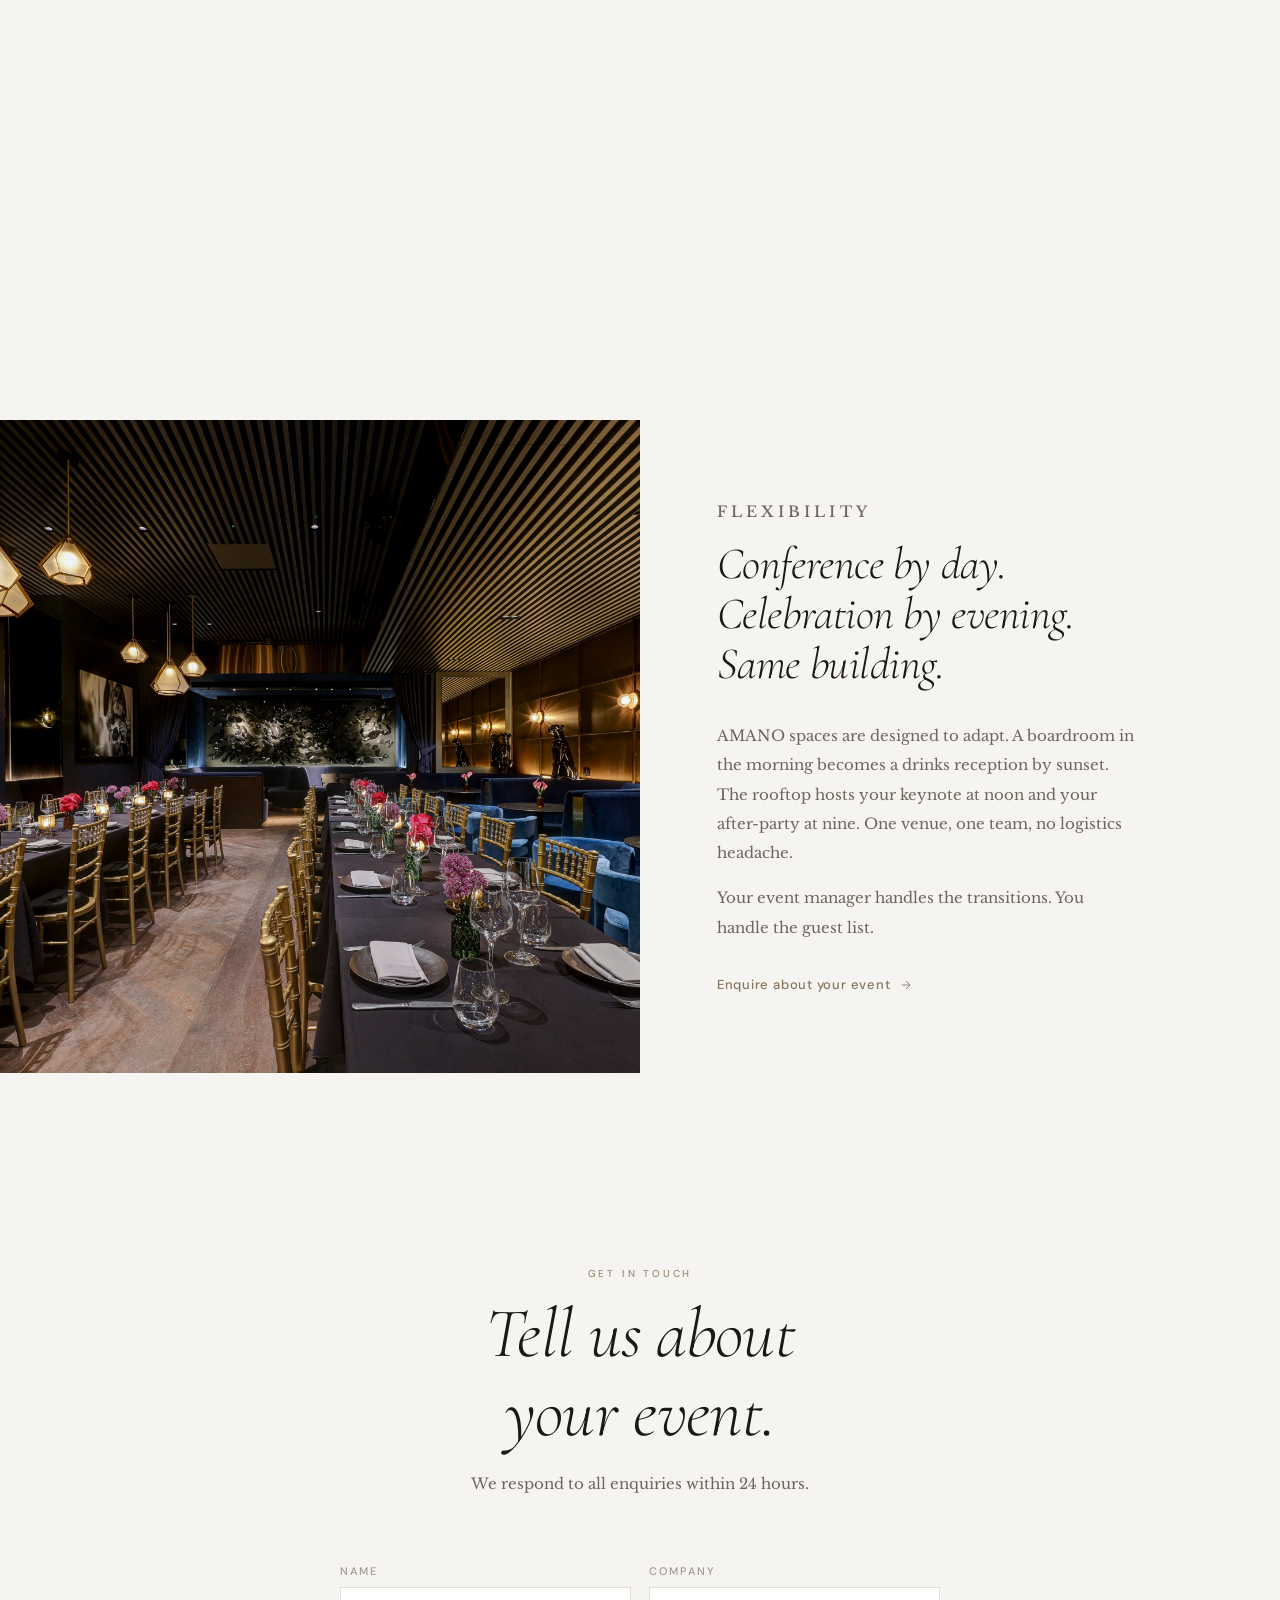
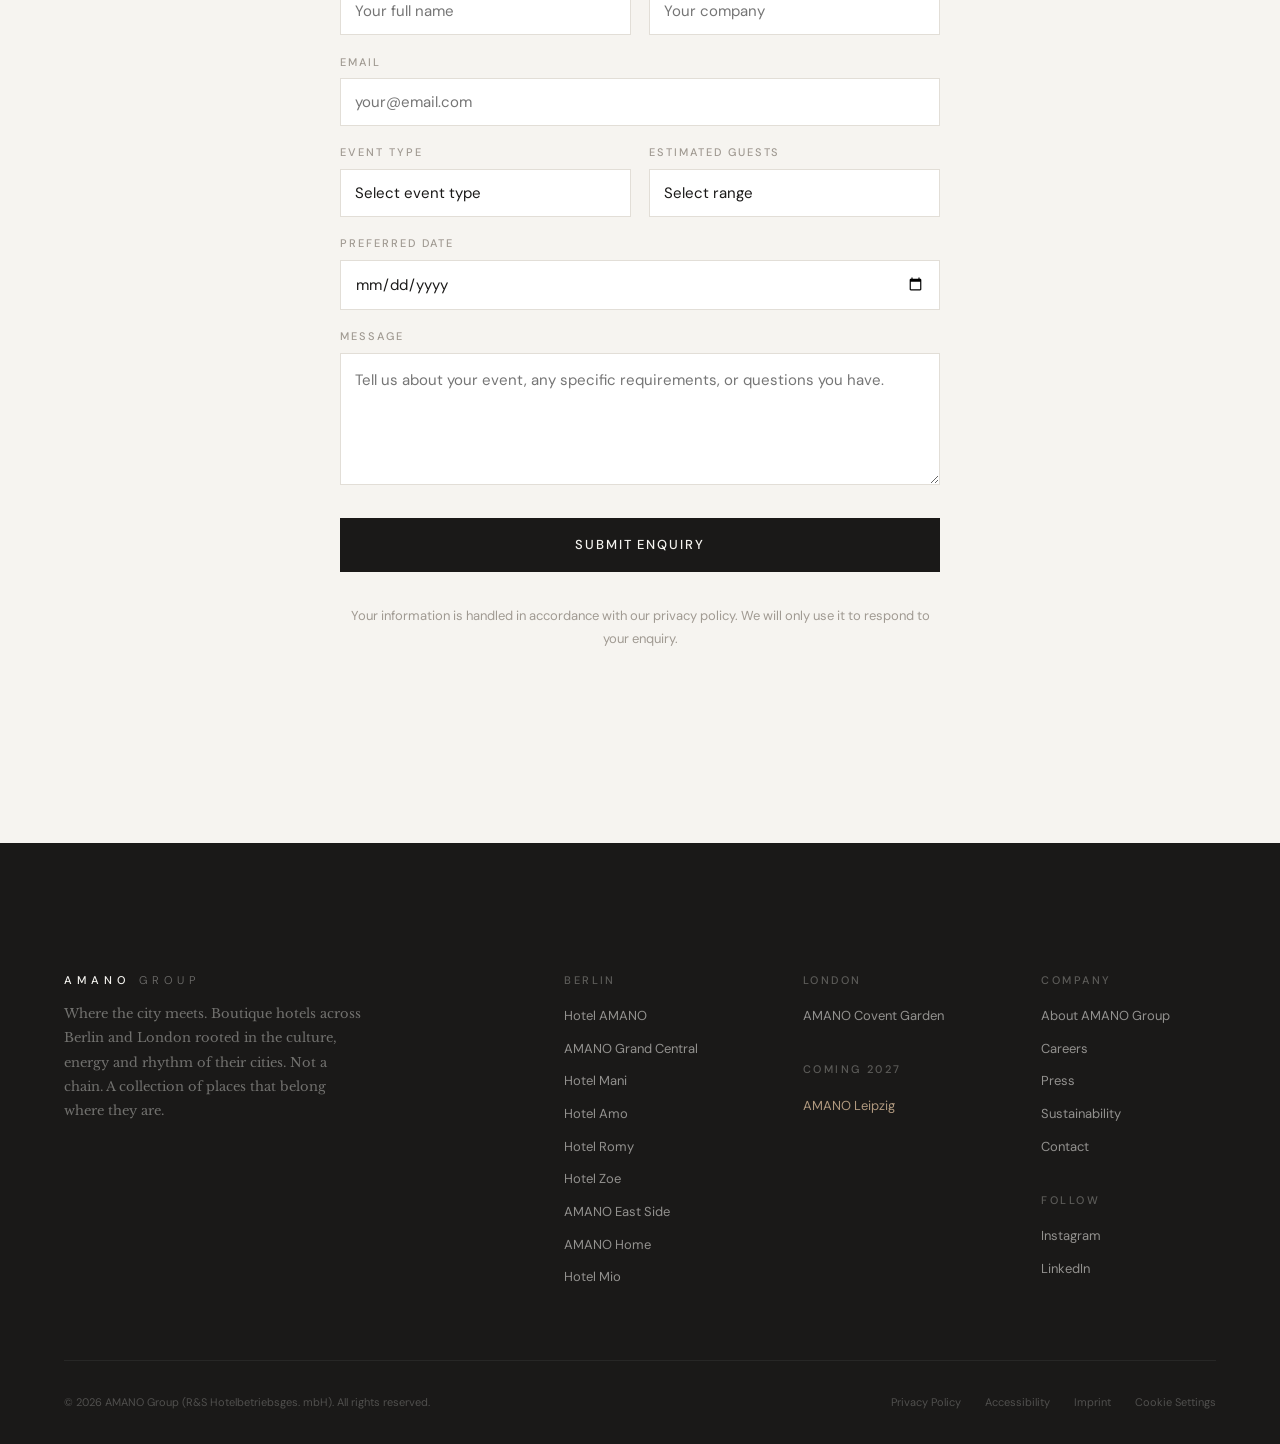
<file: meet.html>
<!DOCTYPE html>
<html lang="en">
<head>
  <meta charset="UTF-8">
  <meta name="viewport" content="width=device-width, initial-scale=1.0">
  <title>Meet &amp; Celebrate | AMANO Group</title>
  <meta name="description" content="Event spaces, conference rooms and private dining across AMANO Group hotels in Berlin and London. Daylight, views and everything your team needs.">
  <link rel="stylesheet" href="css/style.css?v=4">
</head>
<body>

  <!-- ========== NAVIGATION ========== -->
  <nav class="nav nav--transparent nav--on-dark" id="mainNav">
    <div class="nav__inner">
      <a href="index.html" class="nav__brand">AMANO<span>GROUP</span></a>

      <div class="nav__links">
        <a href="berlin.html" class="nav__link" data-en="Stay" data-de="Aufenthalt">Stay</a>
        <a href="eat-drink.html" class="nav__link" data-en="Eat &amp; Drink" data-de="Essen &amp; Trinken">Eat &amp; Drink</a>
        <a href="meet.html" class="nav__link" data-en="Meet &amp; Celebrate" data-de="Tagen &amp; Feiern">Meet &amp; Celebrate</a>
        <a href="whats-on.html" class="nav__link" data-en="What's On" data-de="Programm">What's On</a>
      </div>

      <div class="nav__actions">
        <div>
          <span class="nav__lang nav__lang--active" data-lang="en">EN</span>
          <span class="nav__lang-sep">/</span>
          <span class="nav__lang" data-lang="de">DE</span>
        </div>
        <button class="btn-book" id="openBooking" data-en="Book Now" data-de="Jetzt buchen">Book Now</button>
      </div>

      <button class="nav__toggle" id="navToggle" aria-label="Open menu">
        <span></span><span></span><span></span>
      </button>
    </div>
  </nav>

  <!-- ========== HERO ========== -->
  <section class="hero">
    <div class="hero__bg">
      <img src="assets/img/Amano Events MattChungPhoto lo-res (167).jpg" alt="AMANO event space with elegant seating, projection screen and professional lighting">
    </div>
    <div class="hero__overlay"></div>

    <div class="hero__content">
      <p class="overline hero__tagline" data-en="Meet &amp; Celebrate" data-de="Tagen &amp; Feiern">Meet &amp; Celebrate</p>
      <h1 class="hero__title" data-en-html="Events &amp;<br><em>Spaces</em>" data-de-html="Events &amp;<br><em>Raeume</em>">Events &amp;<br><em>Spaces</em></h1>
      <p class="hero__subtitle" data-en="Daylight. Views. Everything your team needs. Conference rooms, rooftop terraces, and private dining across Berlin and London." data-de="Tageslicht. Aussicht. Alles, was Ihr Team braucht. Konferenzraeume, Dachterrassen und Private Dining in Berlin und London.">Daylight. Views. Everything your team needs. Conference rooms, rooftop terraces, and private dining across Berlin and London.</p>
    </div>

    <div class="hero__scroll">
      <div class="hero__scroll-line"></div>
    </div>
  </section>

  <!-- ========== INTRO ========== -->
  <section class="section section--large">
    <div class="container container--narrow" style="text-align: center;">
      <div class="reveal">
        <p class="overline" style="margin-bottom: var(--space-sm);" data-en="The Corporate Proposition" data-de="Das Firmenangebot">The Corporate Proposition</p>
        <h2 style="font-size: var(--size-h2); margin-bottom: var(--space-md);" data-en-html="The kind of space that makes<br>people want to show up." data-de-html="Die Art von Raum, der dafuer sorgt,<br>dass man gerne erscheint.">The kind of space that makes<br>people want to show up.</h2>
        <p class="editorial-body" style="max-width: 540px; margin: 0 auto;" data-en="From board meetings to product launches to the kind of celebration your team will actually remember. Central locations, flexible spaces, and in-house catering that goes beyond the sandwich platter. AMANO does not do conference venues. We do spaces where good work happens." data-de="Von Vorstandssitzungen ueber Produktlaunches bis hin zu der Art von Feier, an die Ihr Team sich tatsaechlich erinnern wird. Zentrale Lagen, flexible Raeume und hauseigenes Catering, das ueber die Sandwichplatte hinausgeht. AMANO macht keine Konferenzraeume. Wir schaffen Raeume, in denen gute Arbeit entsteht.">From board meetings to product launches to the kind of celebration your team will actually remember. Central locations, flexible spaces, and in-house catering that goes beyond the sandwich platter. AMANO does not do conference venues. We do spaces where good work happens.</p>
        <div class="divider divider--center" style="margin-top: var(--space-md); margin-bottom: 0;"></div>
      </div>
    </div>
  </section>

  <!-- ========== WHY AMANO STATS ========== -->
  <section class="section" style="background: var(--bg-secondary);">
    <div class="container">
      <div class="section-header--center reveal">
        <p class="overline section-header__overline" data-en="Why AMANO" data-de="Warum AMANO">Why AMANO</p>
        <h2 class="section-header__title" data-en="The numbers." data-de="Die Zahlen.">The numbers.</h2>
      </div>

      <div class="grid-4 reveal">
        <div class="meet-stat" style="text-align: center;">
          <p class="meet-stat__number">12+</p>
          <p class="meet-stat__label" data-en="Unique event spaces across two cities" data-de="Einzigartige Veranstaltungsraeume in zwei Staedten">Unique event spaces across two cities</p>
        </div>
        <div class="meet-stat" style="text-align: center;">
          <p class="meet-stat__number">250</p>
          <p class="meet-stat__label" data-en="Maximum standing capacity" data-de="Maximale Stehplatzkapazitaet">Maximum standing capacity</p>
        </div>
        <div class="meet-stat" style="text-align: center;">
          <p class="meet-stat__number">5</p>
          <p class="meet-stat__label" data-en="Rooftop terraces for hire" data-de="Dachterrassen zur Miete">Rooftop terraces for hire</p>
        </div>
        <div class="meet-stat" style="text-align: center;">
          <p class="meet-stat__number">2</p>
          <p class="meet-stat__label" data-en="Cities: Berlin + London" data-de="Staedte: Berlin + London">Cities: Berlin + London</p>
        </div>
      </div>
    </div>
  </section>

  <!-- ========== SPACES ========== -->
  <section class="section section--large">
    <div class="container">
      <div class="section-header reveal">
        <p class="overline section-header__overline" data-en="Our Spaces" data-de="Unsere Raeume">Our Spaces</p>
        <h2 class="section-header__title" data-en-html="Rooms that work<br>as hard as you do." data-de-html="Raeume, die genauso hart<br>arbeiten wie Sie.">Rooms that work<br>as hard as you do.</h2>
      </div>

      <div class="meet-grid reveal">
        <div class="meet-feature">
          <img src="assets/img/Amano Events MattChungPhoto lo-res (163).jpg" alt="The Penthouse event space at AMANO Covent Garden with gold chairs and large windows">
          <div class="meet-feature__overlay"></div>
          <div class="meet-feature__content">
            <p class="overline" style="color: rgba(255,255,255,0.5); margin-bottom: 0.5rem;" data-en="Featured Space" data-de="Ausgewaehlter Raum">Featured Space</p>
            <h3 data-en="The Penthouse, Covent Garden" data-de="Das Penthouse, Covent Garden">The Penthouse, Covent Garden</h3>
            <p style="font-size: var(--size-small); color: rgba(255,255,255,0.6); margin-top: 0.4rem;" data-en="Up to 80 guests standing, 40 boardroom. Full AV. Natural daylight. Rooftop terrace access. A view that closes deals." data-de="Bis zu 80 Gaeste stehend, 40 im Boardroom. Volle AV-Ausstattung. Natuerliches Tageslicht. Zugang zur Dachterrasse. Eine Aussicht, die Geschaefte abschliesst.">Up to 80 guests standing, 40 boardroom. Full AV. Natural daylight. Rooftop terrace access. A view that closes deals.</p>
          </div>
        </div>

        <div class="meet-sidebar">
          <div class="meet-stat">
            <p class="meet-stat__number">4</p>
            <p class="meet-stat__label" data-en="Bookable spaces at AMANO Covent Garden" data-de="Buchbare Raeume im AMANO Covent Garden">Bookable spaces at AMANO Covent Garden</p>
          </div>
          <div class="meet-stat">
            <p class="meet-stat__number">8+</p>
            <p class="meet-stat__label" data-en="Event spaces across Berlin properties" data-de="Veranstaltungsraeume in den Berliner Hotels">Event spaces across Berlin properties</p>
          </div>
          <div class="meet-stat">
            <p class="meet-stat__number" data-en="All" data-de="Alle">All</p>
            <p class="meet-stat__label" data-en="Include full AV, Wi-Fi and dedicated event manager" data-de="Inklusive voller AV-Ausstattung, WLAN und persoenlichem Eventmanager">Include full AV, Wi-Fi and dedicated event manager</p>
          </div>
        </div>
      </div>
    </div>
  </section>

  <!-- ========== TYPES OF EVENTS ========== -->
  <section class="section" style="background: var(--bg-secondary);">
    <div class="container">
      <div class="section-header--center reveal">
        <p class="overline section-header__overline" data-en="What We Host" data-de="Was wir veranstalten">What We Host</p>
        <h2 class="section-header__title" data-en-html="Every event has a shape.<br>We build the room around it." data-de-html="Jedes Event hat eine Form.<br>Wir bauen den Raum darum.">Every event has a shape.<br>We build the room around it.</h2>
      </div>

      <div class="grid-3 reveal">
        <div class="venue-card">
          <img src="assets/img/Amano Events MattChungPhoto lo-res (191).jpg" alt="Corporate meeting in AMANO event space with daylight and professional setup">
          <div class="venue-card__overlay"></div>
          <div class="venue-card__content">
            <p class="venue-card__type" data-en="Corporate" data-de="Firmen">Corporate</p>
            <h3 class="venue-card__name" data-en="Meetings &amp; Offsites" data-de="Firmentreffen &amp; Offsites">Meetings &amp; Offsites</h3>
            <p class="venue-card__desc" data-en="Daylight conference rooms, breakout spaces, and catering that keeps the energy up." data-de="Tageslicht-Konferenzraeume, Breakout-Raeume und Catering, das die Energie hochhaelt.">Daylight conference rooms, breakout spaces, and catering that keeps the energy up.</p>
          </div>
        </div>

        <div class="venue-card">
          <img src="assets/img/Amano Events MattChungPhoto lo-res (209).jpg" alt="Brand event with atmospheric lighting in AMANO venue">
          <div class="venue-card__overlay"></div>
          <div class="venue-card__content">
            <p class="venue-card__type" data-en="Brand" data-de="Marke">Brand</p>
            <h3 class="venue-card__name" data-en="Launches &amp; Brand Events" data-de="Produktlaunches &amp; Markenevents">Launches &amp; Brand Events</h3>
            <p class="venue-card__desc" data-en="Rooftops, penthouses, and spaces with atmosphere built in. Not rented." data-de="Rooftops, Penthouses und Raeume mit eingebauter Atmosphaere. Nicht angemietet.">Rooftops, penthouses, and spaces with atmosphere built in. Not rented.</p>
          </div>
        </div>

        <div class="venue-card">
          <img src="assets/img/Amano Penelope_s Restaurant MattChungPhoto lo-res (107).JPG" alt="Private celebration dinner at Penelope's with intimate setting">
          <div class="venue-card__overlay"></div>
          <div class="venue-card__content">
            <p class="venue-card__type" data-en="Private" data-de="Privat">Private</p>
            <h3 class="venue-card__name" data-en="Celebrations &amp; Dinners" data-de="Private Feiern &amp; Dinner">Celebrations &amp; Dinners</h3>
            <p class="venue-card__desc" data-en="Private dining rooms, dedicated menus, and the kind of evening people talk about." data-de="Private Speiseraeume, eigene Menues und die Art von Abend, ueber den man spricht.">Private dining rooms, dedicated menus, and the kind of evening people talk about.</p>
          </div>
        </div>
      </div>
    </div>
  </section>

  <!-- ========== TESTIMONIAL ========== -->
  <section class="section">
    <div class="container">
      <div class="testimonial reveal">
        <p class="testimonial__quote" data-en="&quot;The easiest offsite we have ever run. The conference room had daylight, the rooftop had views, and the team did not want to leave.&quot;" data-de="&quot;Das einfachste Offsite, das wir je durchgefuehrt haben. Der Konferenzraum hatte Tageslicht, die Dachterrasse hatte Aussicht, und das Team wollte nicht gehen.&quot;">"The easiest offsite we have ever run. The conference room had daylight, the rooftop had views, and the team did not want to leave."</p>
        <p class="testimonial__author" data-en="Head of Operations, London-based fintech" data-de="Head of Operations, Londoner Fintech">Head of Operations, London-based fintech</p>
      </div>
    </div>
  </section>

  <!-- ========== THE SPACES ADAPT ========== -->
  <section>
    <div class="split reveal">
      <div class="split__image">
        <img src="assets/img/Amano Events MattChungPhoto lo-res (24) 1.jpg" alt="AMANO event space transformed for an evening celebration with warm lighting">
      </div>
      <div class="split__content">
        <p class="overline" data-en="Flexibility" data-de="Flexibilitaet">Flexibility</p>
        <h2 data-en-html="Conference by day.<br>Celebration by evening.<br>Same building." data-de-html="Konferenz am Tag.<br>Feier am Abend.<br>Dasselbe Gebaeude.">Conference by day.<br>Celebration by evening.<br>Same building.</h2>
        <p data-en="AMANO spaces are designed to adapt. A boardroom in the morning becomes a drinks reception by sunset. The rooftop hosts your keynote at noon and your after-party at nine. One venue, one team, no logistics headache." data-de="AMANO Raeume sind darauf ausgelegt, sich anzupassen. Ein Boardroom am Morgen wird zum Empfang bei Sonnenuntergang. Die Dachterrasse beherbergt Ihre Keynote mittags und Ihre After-Party um neun. Ein Veranstaltungsort, ein Team, kein Logistik-Kopfschmerz.">AMANO spaces are designed to adapt. A boardroom in the morning becomes a drinks reception by sunset. The rooftop hosts your keynote at noon and your after-party at nine. One venue, one team, no logistics headache.</p>
        <p data-en="Your event manager handles the transitions. You handle the guest list." data-de="Ihr Eventmanager kuemmert sich um die Uebergaenge. Sie kuemmern sich um die Gaesteliste.">Your event manager handles the transitions. You handle the guest list.</p>
        <a href="#enquiry" class="cta-link">
          <span data-en="Enquire about your event" data-de="Anfrage fuer Ihr Event">Enquire about your event</span>
          <svg viewBox="0 0 24 24" fill="none" stroke="currentColor" stroke-width="1.5"><path d="M5 12h14M12 5l7 7-7 7"/></svg>
        </a>
      </div>
    </div>
  </section>

  <!-- ========== ENQUIRY FORM ========== -->
  <section class="section section--large" id="enquiry">
    <div class="container container--narrow">
      <div class="section-header--center reveal">
        <p class="overline section-header__overline" data-en="Get in Touch" data-de="Kontakt aufnehmen">Get in Touch</p>
        <h2 class="section-header__title" data-en-html="Tell us about<br>your event." data-de-html="Erzaehlen Sie uns von<br>Ihrem Event.">Tell us about<br>your event.</h2>
        <p class="section-header__desc" data-en="We respond to all enquiries within 24 hours." data-de="Wir antworten auf alle Anfragen innerhalb von 24 Stunden.">We respond to all enquiries within 24 hours.</p>
      </div>

      <form class="booking-form reveal" onsubmit="return false;" style="max-width: 600px; margin: 0 auto;">
        <div class="booking-form__row">
          <div class="form-group">
            <label for="enquiryName" data-en="Name" data-de="Name">Name</label>
            <input type="text" id="enquiryName" placeholder="Your full name">
          </div>
          <div class="form-group">
            <label for="enquiryCompany" data-en="Company" data-de="Unternehmen">Company</label>
            <input type="text" id="enquiryCompany" placeholder="Your company">
          </div>
        </div>

        <div class="form-group">
          <label for="enquiryEmail" data-en="Email" data-de="E-Mail">Email</label>
          <input type="email" id="enquiryEmail" placeholder="your@email.com">
        </div>

        <div class="booking-form__row">
          <div class="form-group">
            <label for="enquiryType" data-en="Event Type" data-de="Eventart">Event Type</label>
            <select id="enquiryType">
              <option value="">Select event type</option>
              <option>Corporate Meeting</option>
              <option>Team Offsite</option>
              <option>Product Launch</option>
              <option>Brand Event</option>
              <option>Private Celebration</option>
              <option>Private Dining</option>
              <option>Conference</option>
              <option>Other</option>
            </select>
          </div>
          <div class="form-group">
            <label for="enquiryGuests" data-en="Estimated Guests" data-de="Geschaetzte Gaestezahl">Estimated Guests</label>
            <select id="enquiryGuests">
              <option value="">Select range</option>
              <option>Under 20</option>
              <option>20 - 50</option>
              <option>50 - 100</option>
              <option>100 - 150</option>
              <option>150 - 250</option>
              <option>250+</option>
            </select>
          </div>
        </div>

        <div class="form-group">
          <label for="enquiryDate" data-en="Preferred Date" data-de="Wunschtermin">Preferred Date</label>
          <input type="date" id="enquiryDate">
        </div>

        <div class="form-group">
          <label for="enquiryMessage" data-en="Message" data-de="Nachricht">Message</label>
          <textarea id="enquiryMessage" rows="4" placeholder="Tell us about your event, any specific requirements, or questions you have."></textarea>
        </div>

        <button type="submit" class="btn btn--primary btn--large" data-en="Submit Enquiry" data-de="Anfrage senden">Submit Enquiry</button>
        <p style="text-align: center; margin-top: var(--space-sm); font-size: var(--size-small); color: var(--text-muted);" data-en="Your information is handled in accordance with our privacy policy. We will only use it to respond to your enquiry." data-de="Ihre Daten werden gemaess unserer Datenschutzrichtlinie behandelt. Wir verwenden sie ausschliesslich, um auf Ihre Anfrage zu antworten.">Your information is handled in accordance with our privacy policy. We will only use it to respond to your enquiry.</p>
      </form>
    </div>
  </section>

  <!-- ========== FOOTER ========== -->
  <footer class="footer">
    <div class="container">
      <div class="footer__grid">
        <div class="footer__brand">
          <p class="footer__brand-name">AMANO <span style="font-weight:300; opacity:0.4;">GROUP</span></p>
          <p class="footer__brand-desc" data-en="Where the city meets. Boutique hotels across Berlin and London rooted in the culture, energy and rhythm of their cities. Not a chain. A collection of places that belong where they are." data-de="Wo die Stadt sich trifft. Boutique-Hotels in Berlin und London, verwurzelt in der Kultur, Energie und dem Rhythmus ihrer Staedte. Keine Kette. Eine Sammlung von Orten, die dorthin gehoeren, wo sie sind.">Where the city meets. Boutique hotels across Berlin and London rooted in the culture, energy and rhythm of their cities. Not a chain. A collection of places that belong where they are.</p>
        </div>

        <div>
          <p class="footer__col-title" data-en="Berlin" data-de="Berlin">Berlin</p>
          <ul class="footer__links">
            <li><a href="#">Hotel AMANO</a></li>
            <li><a href="#">AMANO Grand Central</a></li>
            <li><a href="#">Hotel Mani</a></li>
            <li><a href="#">Hotel Amo</a></li>
            <li><a href="#">Hotel Romy</a></li>
            <li><a href="#">Hotel Zoe</a></li>
            <li><a href="#">AMANO East Side</a></li>
            <li><a href="#">AMANO Home</a></li>
            <li><a href="#">Hotel Mio</a></li>
          </ul>
        </div>

        <div>
          <p class="footer__col-title" data-en="London" data-de="London">London</p>
          <ul class="footer__links">
            <li><a href="property.html">AMANO Covent Garden</a></li>
          </ul>
          <p class="footer__col-title" style="margin-top: var(--space-md);" data-en="Coming 2027" data-de="Ab 2027">Coming 2027</p>
          <ul class="footer__links">
            <li><a href="#" style="color: var(--accent-warm);">AMANO Leipzig</a></li>
          </ul>
        </div>

        <div>
          <p class="footer__col-title" data-en="Company" data-de="Unternehmen">Company</p>
          <ul class="footer__links">
            <li><a href="#" data-en="About AMANO Group" data-de="Ueber AMANO Group">About AMANO Group</a></li>
            <li><a href="#" data-en="Careers" data-de="Karriere">Careers</a></li>
            <li><a href="#" data-en="Press" data-de="Presse">Press</a></li>
            <li><a href="#" data-en="Sustainability" data-de="Nachhaltigkeit">Sustainability</a></li>
            <li><a href="#" data-en="Contact" data-de="Kontakt">Contact</a></li>
          </ul>
          <p class="footer__col-title" style="margin-top: var(--space-md);" data-en="Follow" data-de="Folgen">Follow</p>
          <ul class="footer__links">
            <li><a href="#">Instagram</a></li>
            <li><a href="#">LinkedIn</a></li>
          </ul>
        </div>
      </div>

      <div class="footer__bottom">
        <p class="footer__legal" data-en-html="&copy; 2026 AMANO Group (R&amp;S Hotelbetriebsges. mbH). All rights reserved." data-de-html="&copy; 2026 AMANO Group (R&amp;S Hotelbetriebsges. mbH). Alle Rechte vorbehalten.">&copy; 2026 AMANO Group (R&amp;S Hotelbetriebsges. mbH). All rights reserved.</p>
        <div class="footer__legal-links">
          <a href="#" data-en="Privacy Policy" data-de="Datenschutz">Privacy Policy</a>
          <a href="#" data-en="Accessibility" data-de="Barrierefreiheit">Accessibility</a>
          <a href="#" data-en="Imprint" data-de="Impressum">Imprint</a>
          <a href="#" data-en="Cookie Settings" data-de="Cookie-Einstellungen">Cookie Settings</a>
        </div>
      </div>
    </div>
  </footer>

  <!-- ========== BOOKING MODAL ========== -->
  <div class="booking-modal" id="bookingModal">
    <div class="booking-modal__backdrop" id="bookingBackdrop"></div>
    <div class="booking-modal__content">
      <button class="booking-modal__close" id="closeBooking">&times;</button>

      <p class="overline" style="margin-bottom: var(--space-xs);" data-en="Book Direct" data-de="Direkt buchen">Book Direct</p>
      <h2 class="booking-modal__title" data-en="Reserve Your Stay" data-de="Aufenthalt reservieren">Reserve Your Stay</h2>
      <p class="booking-modal__subtitle" data-en="Best rate guaranteed. Perks included." data-de="Bestpreis garantiert. Vorteile inklusive.">Best rate guaranteed. Perks included.</p>

      <form class="booking-form" onsubmit="return false;">
        <div class="form-group">
          <label for="bookingProperty" data-en="Property" data-de="Hotel">Property</label>
          <select id="bookingProperty">
            <option value="">Select a hotel</option>
            <optgroup label="Berlin">
              <option>Hotel AMANO, Mitte</option>
              <option>AMANO Grand Central, Mitte</option>
              <option>Hotel Mani, Mitte</option>
              <option>Hotel Amo, Mitte</option>
              <option>Hotel Romy, Schoneberg</option>
              <option>Hotel Zoe, Mitte</option>
              <option>AMANO East Side, Friedrichshain</option>
              <option>AMANO Home, Mitte</option>
              <option>Hotel Mio, Mitte</option>
            </optgroup>
            <optgroup label="London">
              <option>AMANO Covent Garden</option>
            </optgroup>
          </select>
        </div>

        <div class="booking-form__row">
          <div class="form-group">
            <label for="bookingCheckIn" data-en="Check-in" data-de="Anreise">Check-in</label>
            <input type="date" id="bookingCheckIn">
          </div>
          <div class="form-group">
            <label for="bookingCheckOut" data-en="Check-out" data-de="Abreise">Check-out</label>
            <input type="date" id="bookingCheckOut">
          </div>
        </div>

        <div class="booking-form__row">
          <div class="form-group">
            <label for="bookingGuests" data-en="Guests" data-de="Gaeste">Guests</label>
            <select id="bookingGuests">
              <option>1 Guest</option>
              <option selected>2 Guests</option>
              <option>3 Guests</option>
              <option>4 Guests</option>
            </select>
          </div>
          <div class="form-group">
            <label for="bookingRooms" data-en="Rooms" data-de="Zimmer">Rooms</label>
            <select id="bookingRooms">
              <option selected>1 Room</option>
              <option>2 Rooms</option>
              <option>3 Rooms</option>
            </select>
          </div>
        </div>

        <div class="form-group">
          <label data-en="Accessibility" data-de="Barrierefreiheit">Accessibility</label>
          <select>
            <option>No accessibility requirements</option>
            <option>Wheelchair-accessible room required</option>
            <option>Mobility-accessible room preferred</option>
          </select>
        </div>

        <div class="booking-perks">
          <div class="booking-perk">
            <p class="booking-perk__value" data-en="10% off" data-de="10% Rabatt">10% off</p>
            <p class="booking-perk__label" data-en="vs. Booking.com" data-de="gg. Booking.com">vs. Booking.com</p>
          </div>
          <div class="booking-perk">
            <p class="booking-perk__value" data-en="Early" data-de="Frueh">Early</p>
            <p class="booking-perk__label" data-en="check-in priority" data-de="Check-in Prioritaet">check-in priority</p>
          </div>
          <div class="booking-perk">
            <p class="booking-perk__value" data-en="20% off" data-de="20% Rabatt">20% off</p>
            <p class="booking-perk__label" data-en="restaurant &amp; bar" data-de="Restaurant &amp; Bar">restaurant &amp; bar</p>
          </div>
        </div>

        <button type="submit" class="btn btn--primary btn--large" data-en="Check Availability" data-de="Verfuegbarkeit pruefen">Check Availability</button>
      </form>
    </div>
  </div>

  <script src="js/main.js"></script>
</body>
</html>
</file>
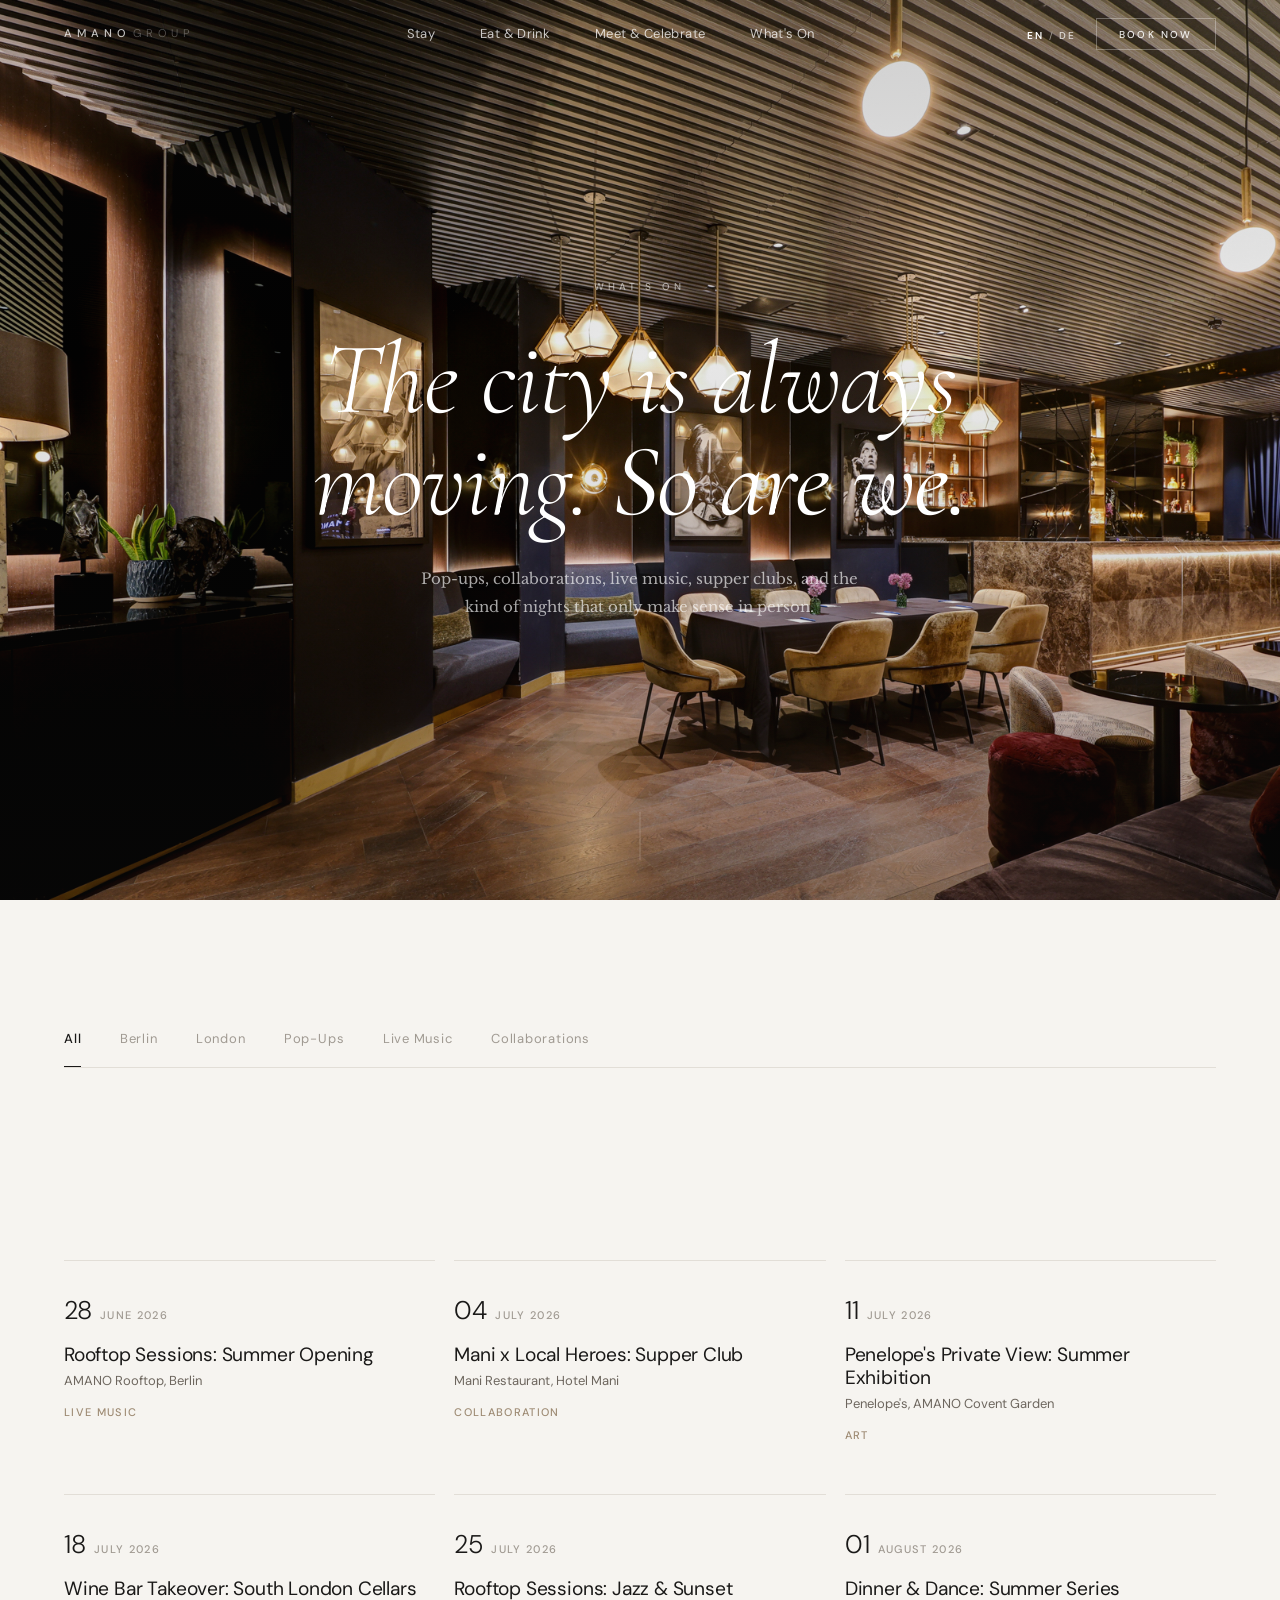
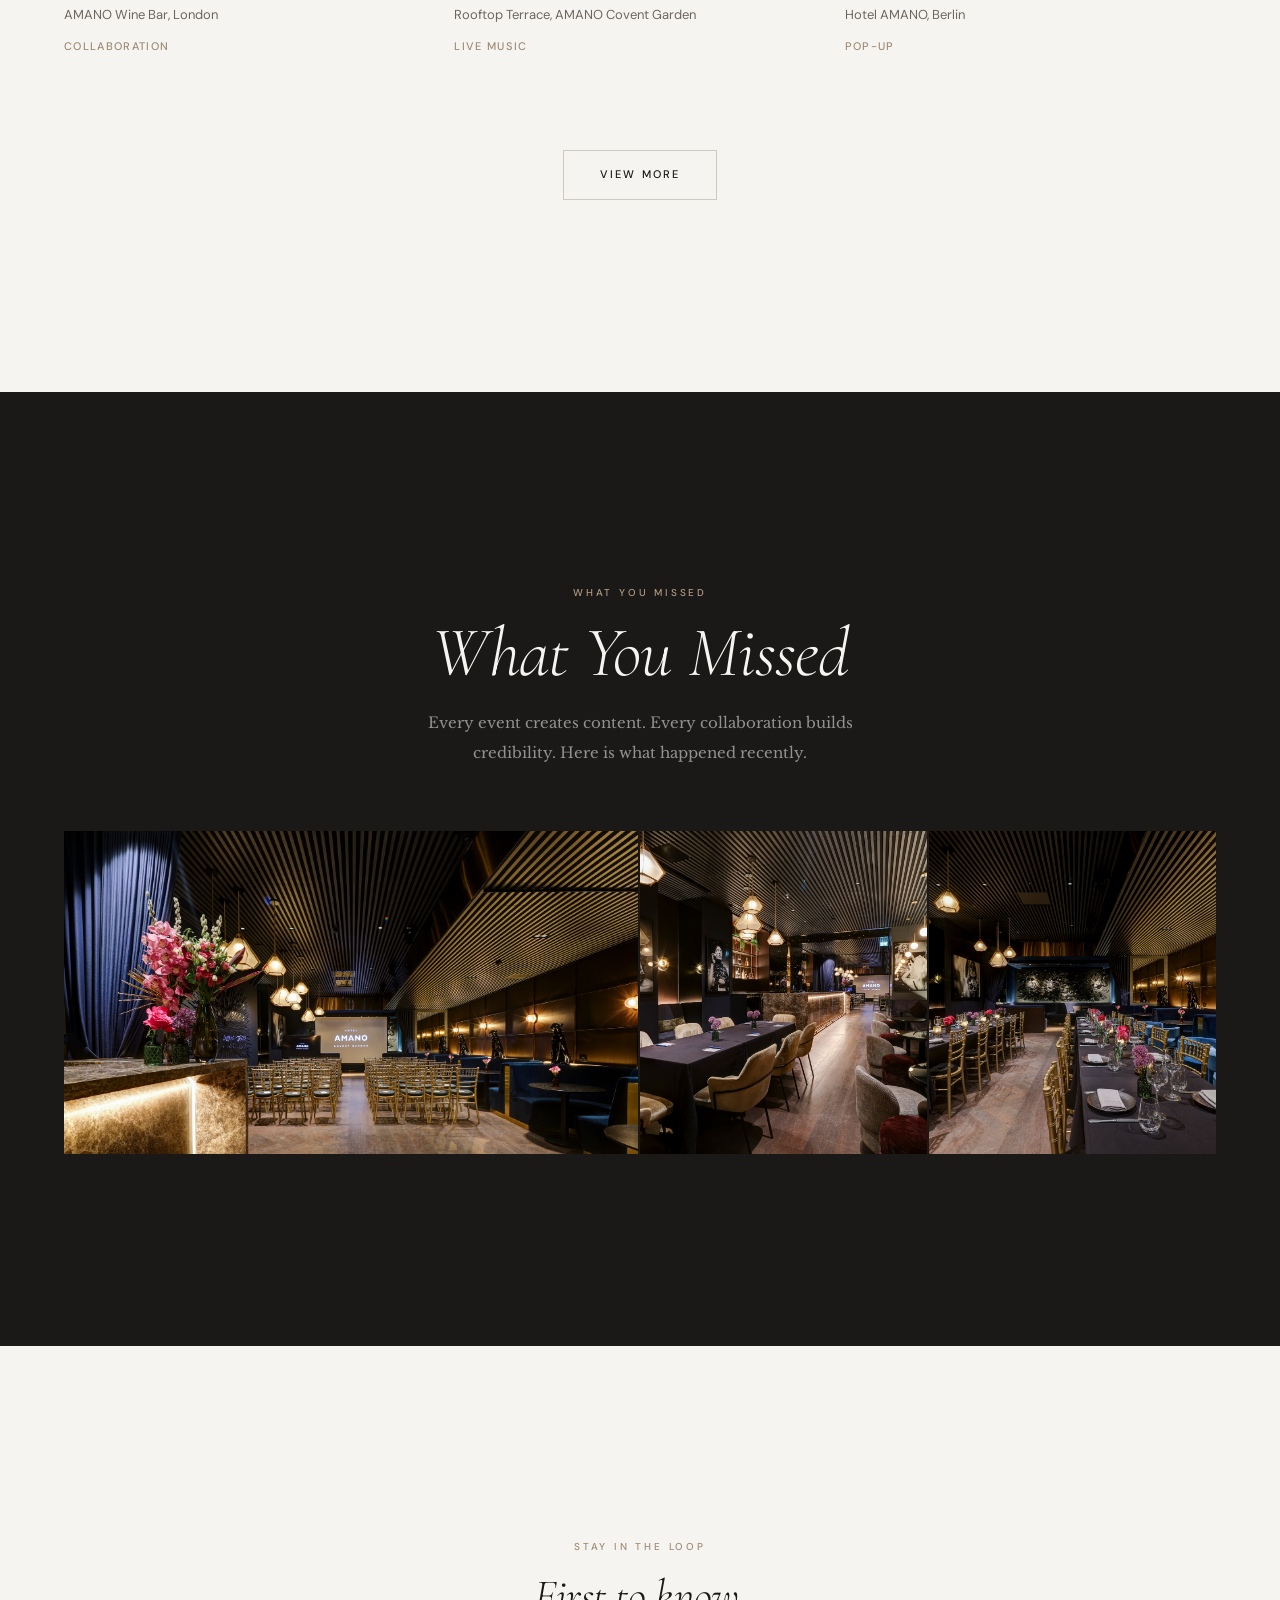
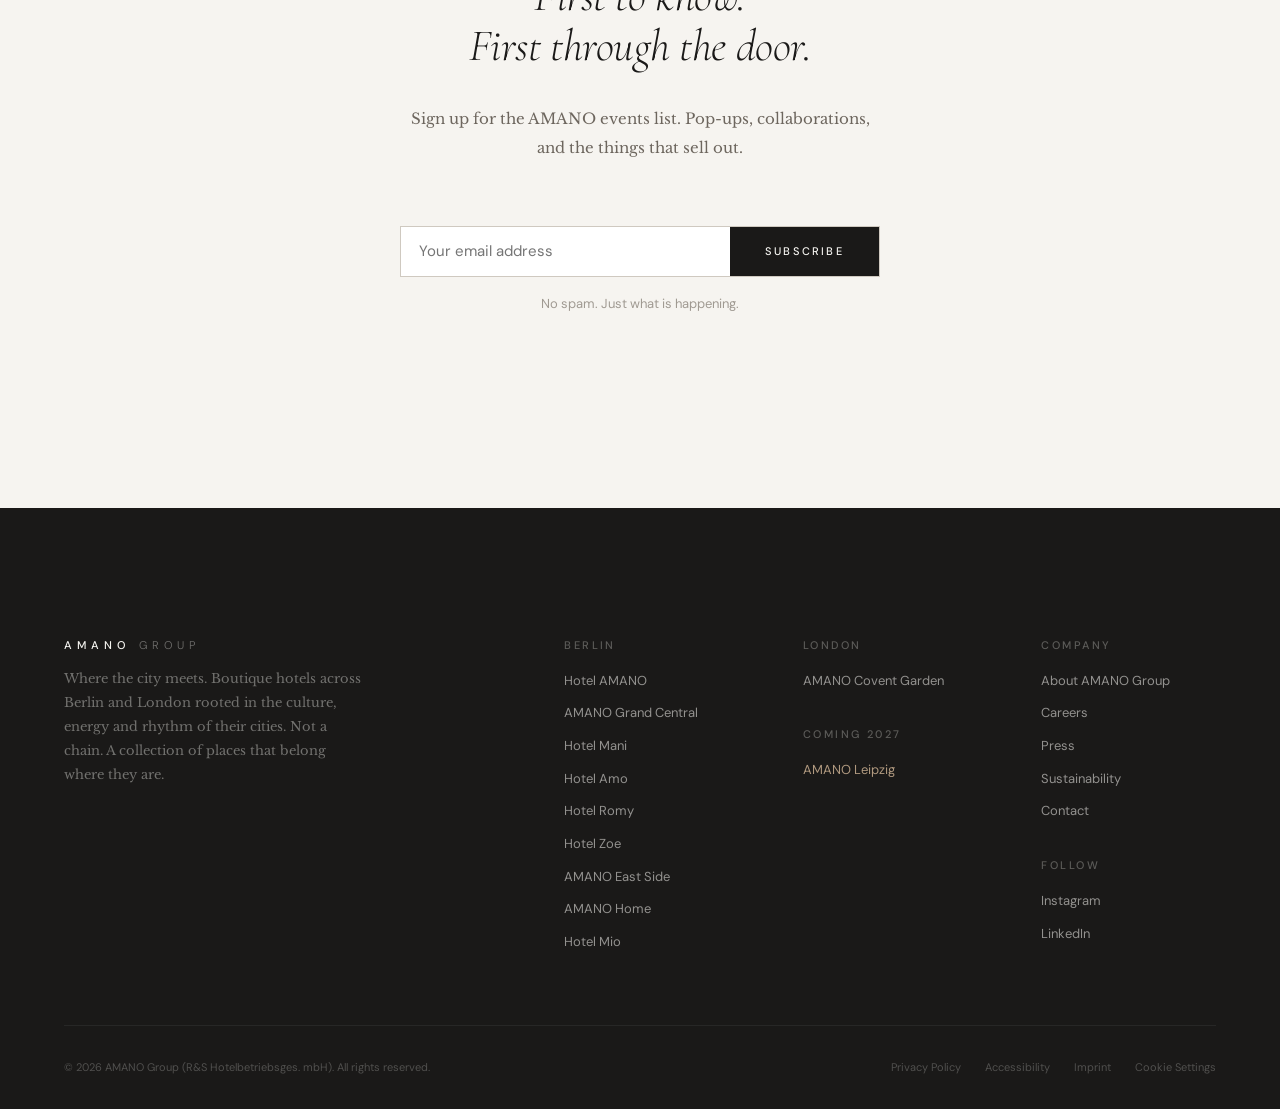
<file: whats-on.html>
<!DOCTYPE html>
<html lang="en">
<head>
  <meta charset="UTF-8">
  <meta name="viewport" content="width=device-width, initial-scale=1.0">
  <title>What's On | AMANO Group</title>
  <meta name="description" content="Events, pop-ups, collaborations, live music and supper clubs across AMANO hotels in Berlin and London. The kind of nights that only make sense in person.">
  <link rel="stylesheet" href="css/style.css?v=4">
</head>
<body>

  <!-- ========== NAVIGATION ========== -->
  <nav class="nav nav--transparent nav--on-dark" id="mainNav">
    <div class="nav__inner">
      <a href="index.html" class="nav__brand">AMANO<span>GROUP</span></a>

      <div class="nav__links">
        <a href="berlin.html" class="nav__link" data-en="Stay" data-de="Aufenthalt">Stay</a>
        <a href="eat-drink.html" class="nav__link" data-en="Eat &amp; Drink" data-de="Essen &amp; Trinken">Eat &amp; Drink</a>
        <a href="meet.html" class="nav__link" data-en="Meet &amp; Celebrate" data-de="Tagen &amp; Feiern">Meet &amp; Celebrate</a>
        <a href="whats-on.html" class="nav__link" data-en="What's On" data-de="Programm">What's On</a>
      </div>

      <div class="nav__actions">
        <div>
          <span class="nav__lang nav__lang--active" data-lang="en">EN</span>
          <span class="nav__lang-sep">/</span>
          <span class="nav__lang" data-lang="de">DE</span>
        </div>
        <button class="btn-book" id="openBooking" data-en="Book Now" data-de="Jetzt buchen">Book Now</button>
      </div>

      <button class="nav__toggle" id="navToggle" aria-label="Open menu">
        <span></span><span></span><span></span>
      </button>
    </div>
  </nav>

  <!-- ========== HERO ========== -->
  <section class="hero">
    <div class="hero__bg">
      <img src="assets/img/Amano Events MattChungPhoto lo-res (209).jpg" alt="AMANO event with warm lighting and guests">
    </div>
    <div class="hero__overlay"></div>

    <div class="hero__content">
      <p class="overline hero__tagline" data-en="What's On" data-de="Programm">What's On</p>
      <h1 class="hero__title" data-en-html="The city is always<br>moving. <em>So are we.</em>" data-de-html="Die Stadt bewegt sich immer.<br><em>Wir auch.</em>">The city is always<br>moving. <em>So are we.</em></h1>
      <p class="hero__subtitle" data-en="Pop-ups, collaborations, live music, supper clubs, and the kind of nights that only make sense in person." data-de="Pop-ups, Kollaborationen, Live-Musik, Supperclubs und die Art von Naechten, die nur persoenlich Sinn ergeben.">Pop-ups, collaborations, live music, supper clubs, and the kind of nights that only make sense in person.</p>
    </div>

    <div class="hero__scroll">
      <div class="hero__scroll-line"></div>
    </div>
  </section>

  <!-- ========== FILTER TABS ========== -->
  <section class="section" style="padding-bottom: 0;">
    <div class="container">
      <div class="filter-tabs reveal" style="display: flex; gap: clamp(1.5rem, 3vw, 2.5rem); border-bottom: 1px solid var(--border-light); padding-bottom: 1rem; flex-wrap: wrap;">
        <span style="font-size: var(--size-small); font-weight: 500; letter-spacing: 0.06em; color: var(--text-primary); cursor: pointer; border-bottom: 1px solid var(--text-primary); padding-bottom: calc(1rem - 1px); margin-bottom: -1rem;" data-en="All" data-de="Alle">All</span>
        <span style="font-size: var(--size-small); font-weight: 400; letter-spacing: 0.06em; color: var(--text-muted); cursor: pointer; padding-bottom: calc(1rem - 1px); margin-bottom: -1rem; transition: color 200ms;" data-en="Berlin" data-de="Berlin">Berlin</span>
        <span style="font-size: var(--size-small); font-weight: 400; letter-spacing: 0.06em; color: var(--text-muted); cursor: pointer; padding-bottom: calc(1rem - 1px); margin-bottom: -1rem; transition: color 200ms;" data-en="London" data-de="London">London</span>
        <span style="font-size: var(--size-small); font-weight: 400; letter-spacing: 0.06em; color: var(--text-muted); cursor: pointer; padding-bottom: calc(1rem - 1px); margin-bottom: -1rem; transition: color 200ms;" data-en="Pop-Ups" data-de="Pop-Ups">Pop-Ups</span>
        <span style="font-size: var(--size-small); font-weight: 400; letter-spacing: 0.06em; color: var(--text-muted); cursor: pointer; padding-bottom: calc(1rem - 1px); margin-bottom: -1rem; transition: color 200ms;" data-en="Live Music" data-de="Live-Musik">Live Music</span>
        <span style="font-size: var(--size-small); font-weight: 400; letter-spacing: 0.06em; color: var(--text-muted); cursor: pointer; padding-bottom: calc(1rem - 1px); margin-bottom: -1rem; transition: color 200ms;" data-en="Collaborations" data-de="Kollaborationen">Collaborations</span>
      </div>
    </div>
  </section>

  <!-- ========== EVENTS GRID ========== -->
  <section class="section section--large">
    <div class="container">
      <div class="grid-3 reveal">

        <div class="event-card">
          <div class="event-card__date-row">
            <p class="event-card__date">28</p>
            <p class="event-card__month" data-en="June 2026" data-de="Juni 2026">June 2026</p>
          </div>
          <h3 class="event-card__title" data-en="Rooftop Sessions: Summer Opening" data-de="Rooftop Sessions: Sommereroeffnung">Rooftop Sessions: Summer Opening</h3>
          <p class="event-card__venue">AMANO Rooftop, Berlin</p>
          <span class="event-card__tag" data-en="Live Music" data-de="Live-Musik">Live Music</span>
        </div>

        <div class="event-card">
          <div class="event-card__date-row">
            <p class="event-card__date">04</p>
            <p class="event-card__month" data-en="July 2026" data-de="Juli 2026">July 2026</p>
          </div>
          <h3 class="event-card__title" data-en="Mani x Local Heroes: Supper Club" data-de="Mani x Local Heroes: Supperclub">Mani x Local Heroes: Supper Club</h3>
          <p class="event-card__venue">Mani Restaurant, Hotel Mani</p>
          <span class="event-card__tag" data-en="Collaboration" data-de="Kollaboration">Collaboration</span>
        </div>

        <div class="event-card">
          <div class="event-card__date-row">
            <p class="event-card__date">11</p>
            <p class="event-card__month" data-en="July 2026" data-de="Juli 2026">July 2026</p>
          </div>
          <h3 class="event-card__title" data-en="Penelope's Private View: Summer Exhibition" data-de="Penelope's Private View: Sommerausstellung">Penelope's Private View: Summer Exhibition</h3>
          <p class="event-card__venue">Penelope's, AMANO Covent Garden</p>
          <span class="event-card__tag" data-en="Art" data-de="Kunst">Art</span>
        </div>

        <div class="event-card">
          <div class="event-card__date-row">
            <p class="event-card__date">18</p>
            <p class="event-card__month" data-en="July 2026" data-de="Juli 2026">July 2026</p>
          </div>
          <h3 class="event-card__title" data-en="Wine Bar Takeover: South London Cellars" data-de="Wine Bar Takeover: South London Cellars">Wine Bar Takeover: South London Cellars</h3>
          <p class="event-card__venue">AMANO Wine Bar, London</p>
          <span class="event-card__tag" data-en="Collaboration" data-de="Kollaboration">Collaboration</span>
        </div>

        <div class="event-card">
          <div class="event-card__date-row">
            <p class="event-card__date">25</p>
            <p class="event-card__month" data-en="July 2026" data-de="Juli 2026">July 2026</p>
          </div>
          <h3 class="event-card__title" data-en="Rooftop Sessions: Jazz &amp; Sunset" data-de="Rooftop Sessions: Jazz &amp; Sonnenuntergang">Rooftop Sessions: Jazz &amp; Sunset</h3>
          <p class="event-card__venue">Rooftop Terrace, AMANO Covent Garden</p>
          <span class="event-card__tag" data-en="Live Music" data-de="Live-Musik">Live Music</span>
        </div>

        <div class="event-card">
          <div class="event-card__date-row">
            <p class="event-card__date">01</p>
            <p class="event-card__month" data-en="August 2026" data-de="August 2026">August 2026</p>
          </div>
          <h3 class="event-card__title" data-en="Dinner &amp; Dance: Summer Series" data-de="Dinner &amp; Dance: Sommerserie">Dinner &amp; Dance: Summer Series</h3>
          <p class="event-card__venue">Hotel AMANO, Berlin</p>
          <span class="event-card__tag" data-en="Pop-Up" data-de="Pop-Up">Pop-Up</span>
        </div>

      </div>

      <div style="text-align: center; margin-top: var(--space-lg);" class="reveal">
        <a href="#" class="btn btn--outline" data-en="View More" data-de="Mehr anzeigen">View More</a>
      </div>
    </div>
  </section>

  <!-- ========== PAST EVENTS ========== -->
  <section class="section section--large section--dark">
    <div class="container">
      <div class="section-header--center reveal">
        <p class="overline section-header__overline" data-en="What You Missed" data-de="Was Sie verpasst haben">What You Missed</p>
        <h2 class="section-header__title" data-en="What You Missed" data-de="Was Sie verpasst haben">What You Missed</h2>
        <p class="section-header__desc" data-en="Every event creates content. Every collaboration builds credibility. Here is what happened recently." data-de="Jedes Event schafft Inhalte. Jede Kollaboration baut Glaubwuerdigkeit auf. Hier ist, was kuerzlich passiert ist.">Every event creates content. Every collaboration builds credibility. Here is what happened recently.</p>
      </div>

      <div class="gallery-row reveal" style="margin-top: var(--space-lg);">
        <img src="assets/img/Amano Events MattChungPhoto lo-res (163).jpg" alt="AMANO event space" style="aspect-ratio: 16/9;">
        <img src="assets/img/Amano Events MattChungPhoto lo-res (191).jpg" alt="AMANO event atmosphere" style="aspect-ratio: 1/1;">
        <img src="assets/img/Amano Events MattChungPhoto lo-res (24) 1.jpg" alt="AMANO collaboration event" style="aspect-ratio: 1/1;">
      </div>
    </div>
  </section>

  <!-- ========== NEWSLETTER SIGNUP ========== -->
  <section class="section section--large">
    <div class="container container--narrow" style="text-align: center;">
      <div class="reveal">
        <p class="overline" style="margin-bottom: var(--space-sm);" data-en="Stay in the loop" data-de="Bleiben Sie informiert">Stay in the loop</p>
        <h2 style="font-size: var(--size-h2); margin-bottom: var(--space-md);" data-en-html="First to know.<br>First through the door." data-de-html="Zuerst erfahren.<br>Zuerst durch die Tuer.">First to know.<br>First through the door.</h2>
        <p class="editorial-body" style="max-width: 480px; margin: 0 auto var(--space-lg);" data-en="Sign up for the AMANO events list. Pop-ups, collaborations, and the things that sell out." data-de="Melden Sie sich fuer die AMANO-Eventliste an. Pop-ups, Kollaborationen und die Dinge, die ausverkauft sind.">Sign up for the AMANO events list. Pop-ups, collaborations, and the things that sell out.</p>

        <form onsubmit="return false;" style="display: flex; gap: 0; max-width: 480px; margin: 0 auto var(--space-sm); border: 1px solid var(--border-medium);">
          <input type="email" placeholder="Your email address" style="flex: 1; padding: 0.9rem 1.1rem; border: none; background: var(--bg-card); font-family: var(--font-body); font-size: var(--size-body); color: var(--text-primary); outline: none; border-radius: 0; -webkit-appearance: none;">
          <button type="submit" class="btn btn--primary" style="border: none; white-space: nowrap;" data-en="Subscribe" data-de="Anmelden">Subscribe</button>
        </form>

        <p style="font-size: var(--size-small); color: var(--text-muted);" data-en="No spam. Just what is happening." data-de="Kein Spam. Nur was passiert.">No spam. Just what is happening.</p>
      </div>
    </div>
  </section>

  <!-- ========== FOOTER ========== -->
  <footer class="footer">
    <div class="container">
      <div class="footer__grid">
        <div class="footer__brand">
          <p class="footer__brand-name">AMANO <span style="font-weight:300; opacity:0.4;">GROUP</span></p>
          <p class="footer__brand-desc">Where the city meets. Boutique hotels across Berlin and London rooted in the culture, energy and rhythm of their cities. Not a chain. A collection of places that belong where they are.</p>
        </div>

        <div>
          <p class="footer__col-title" data-en="Berlin" data-de="Berlin">Berlin</p>
          <ul class="footer__links">
            <li><a href="#">Hotel AMANO</a></li>
            <li><a href="#">AMANO Grand Central</a></li>
            <li><a href="#">Hotel Mani</a></li>
            <li><a href="#">Hotel Amo</a></li>
            <li><a href="#">Hotel Romy</a></li>
            <li><a href="#">Hotel Zoe</a></li>
            <li><a href="#">AMANO East Side</a></li>
            <li><a href="#">AMANO Home</a></li>
            <li><a href="#">Hotel Mio</a></li>
          </ul>
        </div>

        <div>
          <p class="footer__col-title" data-en="London" data-de="London">London</p>
          <ul class="footer__links">
            <li><a href="property.html">AMANO Covent Garden</a></li>
          </ul>
          <p class="footer__col-title" style="margin-top: var(--space-md);" data-en="Coming 2027" data-de="Ab 2027">Coming 2027</p>
          <ul class="footer__links">
            <li><a href="#" style="color: var(--accent-warm);">AMANO Leipzig</a></li>
          </ul>
        </div>

        <div>
          <p class="footer__col-title" data-en="Company" data-de="Unternehmen">Company</p>
          <ul class="footer__links">
            <li><a href="#" data-en="About AMANO Group" data-de="Ueber AMANO Group">About AMANO Group</a></li>
            <li><a href="#" data-en="Careers" data-de="Karriere">Careers</a></li>
            <li><a href="#" data-en="Press" data-de="Presse">Press</a></li>
            <li><a href="#" data-en="Sustainability" data-de="Nachhaltigkeit">Sustainability</a></li>
            <li><a href="#" data-en="Contact" data-de="Kontakt">Contact</a></li>
          </ul>
          <p class="footer__col-title" style="margin-top: var(--space-md);" data-en="Follow" data-de="Folgen">Follow</p>
          <ul class="footer__links">
            <li><a href="#">Instagram</a></li>
            <li><a href="#">LinkedIn</a></li>
          </ul>
        </div>
      </div>

      <div class="footer__bottom">
        <p class="footer__legal">&copy; 2026 AMANO Group (R&amp;S Hotelbetriebsges. mbH). All rights reserved.</p>
        <div class="footer__legal-links">
          <a href="#" data-en="Privacy Policy" data-de="Datenschutz">Privacy Policy</a>
          <a href="#" data-en="Accessibility" data-de="Barrierefreiheit">Accessibility</a>
          <a href="#" data-en="Imprint" data-de="Impressum">Imprint</a>
          <a href="#" data-en="Cookie Settings" data-de="Cookie-Einstellungen">Cookie Settings</a>
        </div>
      </div>
    </div>
  </footer>

  <!-- ========== BOOKING MODAL ========== -->
  <div class="booking-modal" id="bookingModal">
    <div class="booking-modal__backdrop" id="bookingBackdrop"></div>
    <div class="booking-modal__content">
      <button class="booking-modal__close" id="closeBooking">&times;</button>

      <p class="overline" style="margin-bottom: var(--space-xs);" data-en="Book Direct" data-de="Direkt buchen">Book Direct</p>
      <h2 class="booking-modal__title" data-en="Reserve Your Stay" data-de="Reservieren Sie Ihren Aufenthalt">Reserve Your Stay</h2>
      <p class="booking-modal__subtitle" data-en="Best rate guaranteed. Perks included." data-de="Bestpreis garantiert. Vorteile inklusive.">Best rate guaranteed. Perks included.</p>

      <form class="booking-form" onsubmit="return false;">
        <div class="form-group">
          <label for="bookingProperty">Property</label>
          <select id="bookingProperty">
            <option value="">Select a hotel</option>
            <optgroup label="Berlin">
              <option>Hotel AMANO, Mitte</option>
              <option>AMANO Grand Central, Mitte</option>
              <option>Hotel Mani, Mitte</option>
              <option>Hotel Amo, Mitte</option>
              <option>Hotel Romy, Schoneberg</option>
              <option>Hotel Zoe, Mitte</option>
              <option>AMANO East Side, Friedrichshain</option>
              <option>AMANO Home, Mitte</option>
              <option>Hotel Mio, Mitte</option>
            </optgroup>
            <optgroup label="London">
              <option>AMANO Covent Garden</option>
            </optgroup>
          </select>
        </div>

        <div class="booking-form__row">
          <div class="form-group">
            <label for="bookingCheckIn">Check-in</label>
            <input type="date" id="bookingCheckIn">
          </div>
          <div class="form-group">
            <label for="bookingCheckOut">Check-out</label>
            <input type="date" id="bookingCheckOut">
          </div>
        </div>

        <div class="booking-form__row">
          <div class="form-group">
            <label for="bookingGuests">Guests</label>
            <select id="bookingGuests">
              <option>1 Guest</option>
              <option selected>2 Guests</option>
              <option>3 Guests</option>
              <option>4 Guests</option>
            </select>
          </div>
          <div class="form-group">
            <label for="bookingRooms">Rooms</label>
            <select id="bookingRooms">
              <option selected>1 Room</option>
              <option>2 Rooms</option>
              <option>3 Rooms</option>
            </select>
          </div>
        </div>

        <div class="form-group">
          <label>Accessibility</label>
          <select>
            <option>No accessibility requirements</option>
            <option>Wheelchair-accessible room required</option>
            <option>Mobility-accessible room preferred</option>
          </select>
        </div>

        <div class="booking-perks">
          <div class="booking-perk">
            <p class="booking-perk__value" data-en="10% off" data-de="10% weniger">10% off</p>
            <p class="booking-perk__label" data-en="vs. Booking.com" data-de="als Booking.com">vs. Booking.com</p>
          </div>
          <div class="booking-perk">
            <p class="booking-perk__value" data-en="Early" data-de="Frueh">Early</p>
            <p class="booking-perk__label" data-en="check-in priority" data-de="Check-in Prioritaet">check-in priority</p>
          </div>
          <div class="booking-perk">
            <p class="booking-perk__value" data-en="20% off" data-de="20% Rabatt">20% off</p>
            <p class="booking-perk__label" data-en="restaurant &amp; bar" data-de="Restaurant &amp; Bar">restaurant &amp; bar</p>
          </div>
        </div>

        <button type="submit" class="btn btn--primary btn--large" data-en="Check Availability" data-de="Verfuegbarkeit pruefen">Check Availability</button>
      </form>
    </div>
  </div>

  <script src="js/main.js"></script>
</body>
</html>
</file>
<file: css/style.css>
/* ============================================
   AMANO GROUP - Design System & Styles
   "Where the City Meets"
   V3 -- Sans-serif-led, warm earth, editorial
   Ref: Soho House / Aman / Maybourne / Wilmina
   ============================================ */

@import url('https://fonts.googleapis.com/css2?family=Cormorant+Garamond:ital,wght@0,300;0,400;0,500;1,300;1,400;1,500&family=DM+Sans:ital,wght@0,300;0,400;0,500;0,600;1,300;1,400&family=Libre+Baskerville:ital,wght@0,400;0,700;1,400&display=swap');

:root {
  /* Palette -- warm, organic, grounded */
  --bg-primary: #F6F4F0;
  --bg-secondary: #EEEBE5;
  --bg-card: #FFFFFF;
  --bg-dark: #1A1918;
  --bg-dark-soft: #272524;
  --accent: #9E8B74;
  --accent-warm: #B0997F;
  --accent-hover: #87755F;
  --accent-subtle: rgba(158, 139, 116, 0.1);
  --text-primary: #1A1918;
  --text-secondary: #6D665E;
  --text-muted: #A09A92;
  --text-light: #F5F4F0;
  --border-light: #E2DED7;
  --border-medium: #CFC9C0;
  --overlay-light: rgba(26, 25, 24, 0.3);
  --overlay-medium: rgba(26, 25, 24, 0.5);

  /* Secondary earth tones (available for tags, categories, accents) */
  --earth-rose: #C49898;
  --earth-teal: #7D9C8B;
  --earth-terracotta: #C4826A;
  --earth-olive: #8A9178;

  /* Property Accents (from CI guide) */
  --amano-bronze: #9E8B74;
  --mani-green: #5E8A6F;
  --amo-petrol: #3B4670;
  --romy-mustard: #B8952E;
  --east-side-red: #9E5B4F;
  --home-teal: #4A6B72;
  --mio-forest: #4D6653;
  --agc-warm-gray: #8A857A;
  --conference-blue: #4E6E8E;

  /* Typography -- serif display, sans-serif structure, editorial body */
  --font-display: 'Cormorant Garamond', Georgia, serif;
  --font-heading: 'DM Sans', -apple-system, BlinkMacSystemFont, sans-serif;
  --font-body: 'DM Sans', -apple-system, BlinkMacSystemFont, sans-serif;
  --font-editorial: 'Libre Baskerville', Georgia, serif;
  --size-hero: clamp(3.5rem, 8vw, 7.5rem);
  --size-h1: clamp(2.6rem, 5.5vw, 4.8rem);
  --size-h2: clamp(2rem, 3.5vw, 3rem);
  --size-h3: clamp(1.25rem, 2vw, 1.65rem);
  --size-h4: clamp(1.05rem, 1.5vw, 1.2rem);
  --size-body: 0.9375rem;
  --size-body-lg: 1.0625rem;
  --size-small: 0.8125rem;
  --size-caption: 0.6875rem;
  --size-overline: 0.625rem;

  /* Spacing -- Soho House scale */
  --space-xs: 0.5rem;
  --space-sm: 1rem;
  --space-md: 2rem;
  --space-lg: 4rem;
  --space-xl: 8rem;
  --space-2xl: 12rem;

  /* Layout */
  --max-width: 1400px;
  --max-width-narrow: 900px;
  --nav-height: 68px;

  /* Motion */
  --ease-out: cubic-bezier(0.25, 0.46, 0.45, 0.94);
  --duration-fast: 200ms;
  --duration-normal: 450ms;
  --duration-slow: 900ms;
}

/* --- Reset --- */
*, *::before, *::after { margin: 0; padding: 0; box-sizing: border-box; }

html {
  scroll-behavior: smooth;
  -webkit-font-smoothing: antialiased;
  -moz-osx-font-smoothing: grayscale;
}

body {
  font-family: var(--font-body);
  font-size: var(--size-body);
  font-weight: 400;
  line-height: 1.75;
  color: var(--text-primary);
  background: var(--bg-primary);
  overflow-x: hidden;
}

img { display: block; max-width: 100%; height: auto; }
a { color: inherit; text-decoration: none; transition: color var(--duration-fast) var(--ease-out); }
button { font-family: inherit; cursor: pointer; border: none; background: none; color: inherit; }
ul, ol { list-style: none; }

/* --- Typography --- */
h1, h2 {
  font-family: var(--font-display);
  font-weight: 300;
  font-style: italic;
  line-height: 1.12;
  letter-spacing: -0.01em;
  color: var(--text-primary);
}

h3, h4 {
  font-family: var(--font-heading);
  font-weight: 400;
  line-height: 1.2;
  letter-spacing: -0.01em;
  color: var(--text-primary);
}

.overline {
  font-family: var(--font-body);
  font-size: var(--size-overline);
  font-weight: 500;
  letter-spacing: 0.28em;
  text-transform: uppercase;
  color: var(--accent);
}

.editorial-body {
  font-family: var(--font-editorial);
  font-size: var(--size-body);
  line-height: 1.95;
  color: var(--text-secondary);
}

/* --- Layout --- */
.container {
  width: 100%;
  max-width: var(--max-width);
  margin: 0 auto;
  padding: 0 clamp(1.5rem, 5vw, 5rem);
}

.container--narrow {
  max-width: var(--max-width-narrow);
}

.section { padding: var(--space-xl) 0; }
.section--large { padding: var(--space-2xl) 0; }

.grid-2 {
  display: grid;
  grid-template-columns: 1fr 1fr;
  gap: clamp(0.75rem, 1.5vw, 1.5rem);
}

.grid-3 {
  display: grid;
  grid-template-columns: repeat(3, 1fr);
  gap: clamp(0.75rem, 1.5vw, 1.5rem);
}

.grid-4 {
  display: grid;
  grid-template-columns: repeat(4, 1fr);
  gap: clamp(0.75rem, 1.5vw, 1.5rem);
}

/* --- Navigation --- */
.nav {
  position: fixed;
  top: 0;
  left: 0;
  right: 0;
  height: var(--nav-height);
  z-index: 1000;
  transition: all var(--duration-normal) var(--ease-out);
}

.nav--transparent { background: transparent; }

.nav--solid {
  background: rgba(246, 244, 240, 0.96);
  backdrop-filter: blur(20px);
  -webkit-backdrop-filter: blur(20px);
  border-bottom: 1px solid var(--border-light);
}

.nav--on-dark .nav__brand,
.nav--on-dark .nav__link,
.nav--on-dark .nav__lang { color: rgba(255,255,255,0.75); }
.nav--on-dark .nav__lang--active { color: #fff; }
.nav--on-dark .btn-book {
  border-color: rgba(255,255,255,0.3);
  color: rgba(255,255,255,0.9);
  background: transparent;
}
.nav--on-dark .btn-book:hover {
  background: #fff;
  color: var(--bg-dark);
  border-color: #fff;
}

.nav--solid .nav__brand,
.nav--solid .nav__link { color: var(--text-secondary); }
.nav--solid .nav__lang { color: var(--text-muted); }
.nav--solid .nav__lang--active { color: var(--text-primary); }
.nav--solid .btn-book {
  border-color: var(--border-medium);
  color: var(--text-primary);
  background: transparent;
}
.nav--solid .btn-book:hover {
  background: var(--text-primary);
  color: var(--bg-primary);
  border-color: var(--text-primary);
}

.nav__inner {
  display: flex;
  align-items: center;
  justify-content: space-between;
  max-width: var(--max-width);
  margin: 0 auto;
  padding: 0 clamp(1.5rem, 5vw, 5rem);
  height: 100%;
}

.nav__brand {
  font-family: var(--font-body);
  font-size: 0.7rem;
  font-weight: 500;
  letter-spacing: 0.45em;
  text-transform: uppercase;
}

.nav__brand span {
  font-weight: 300;
  opacity: 0.4;
  margin-left: 0.15em;
}

.nav__links {
  display: flex;
  align-items: center;
  gap: clamp(2rem, 3.5vw, 3.5rem);
}

.nav__link {
  font-size: var(--size-small);
  font-weight: 400;
  letter-spacing: 0.03em;
  position: relative;
}

.nav__link::after {
  content: '';
  position: absolute;
  bottom: -3px;
  left: 0;
  width: 0;
  height: 1px;
  background: currentColor;
  transition: width var(--duration-normal) var(--ease-out);
}

.nav__link:hover { color: var(--text-primary); }
.nav__link:hover::after { width: 100%; }

.nav__actions {
  display: flex;
  align-items: center;
  gap: 1.25rem;
}

.nav__lang {
  font-size: 0.625rem;
  font-weight: 500;
  letter-spacing: 0.18em;
  text-transform: uppercase;
  cursor: pointer;
  transition: color var(--duration-fast);
}

.nav__lang--active { font-weight: 600; }
.nav__lang-sep { font-size: 0.625rem; color: var(--text-muted); margin: 0 0.1rem; }

.btn-book {
  font-size: 0.625rem;
  font-weight: 500;
  letter-spacing: 0.22em;
  text-transform: uppercase;
  padding: 0.55rem 1.4rem;
  border: 1px solid;
  transition: all var(--duration-fast) var(--ease-out);
}

.nav__toggle {
  display: none;
  flex-direction: column;
  gap: 5px;
  padding: 4px;
}

.nav__toggle span {
  display: block;
  width: 20px;
  height: 1px;
  background: currentColor;
}

/* --- Hero --- */
.hero {
  position: relative;
  height: 100vh;
  min-height: 700px;
  display: flex;
  align-items: center;
  justify-content: center;
  text-align: center;
  overflow: hidden;
}

.hero__bg {
  position: absolute;
  inset: 0;
}

.hero__bg img {
  width: 100%;
  height: 100%;
  object-fit: cover;
}

.hero__overlay {
  position: absolute;
  inset: 0;
  background: linear-gradient(
    180deg,
    rgba(26,25,24,0.2) 0%,
    rgba(26,25,24,0.08) 40%,
    rgba(26,25,24,0.25) 100%
  );
}

.hero__content {
  position: relative;
  z-index: 2;
  max-width: 780px;
  padding: 0 2rem;
}

.hero__tagline {
  margin-bottom: var(--space-md);
  color: rgba(255,255,255,0.55);
  letter-spacing: 0.4em;
}

.hero__title {
  font-family: var(--font-display);
  font-size: var(--size-hero);
  font-weight: 300;
  font-style: italic;
  line-height: 1.0;
  letter-spacing: -0.01em;
  color: #fff;
  margin-bottom: var(--space-md);
}

.hero__title em {
  font-style: italic;
  font-weight: 400;
}

.hero__subtitle {
  font-family: var(--font-editorial);
  font-size: var(--size-body);
  font-weight: 400;
  line-height: 1.9;
  color: rgba(255,255,255,0.65);
  max-width: 440px;
  margin: 0 auto;
}

.hero__scroll {
  position: absolute;
  bottom: 2.5rem;
  left: 50%;
  transform: translateX(-50%);
  z-index: 2;
}

.hero__scroll-line {
  width: 1px;
  height: 48px;
  background: rgba(255,255,255,0.2);
  position: relative;
  overflow: hidden;
}

.hero__scroll-line::after {
  content: '';
  position: absolute;
  top: -100%;
  left: 0;
  width: 100%;
  height: 100%;
  background: rgba(255,255,255,0.6);
  animation: scrollDown 2.5s ease-in-out infinite;
}

@keyframes scrollDown {
  0% { top: -100%; }
  50% { top: 100%; }
  100% { top: 100%; }
}

/* --- Section Headers --- */
.section-header {
  margin-bottom: var(--space-lg);
}

.section-header--center {
  text-align: center;
  max-width: 640px;
  margin-left: auto;
  margin-right: auto;
  margin-bottom: var(--space-lg);
}

.section-header__overline { margin-bottom: 0.75rem; }

.section-header__title {
  font-size: var(--size-h1);
  margin-bottom: var(--space-sm);
}

.section-header__desc {
  font-family: var(--font-editorial);
  font-size: var(--size-body);
  color: var(--text-secondary);
  max-width: 480px;
  line-height: 1.95;
}

.section-header--center .section-header__desc { margin: 0 auto; }

/* --- Divider --- */
.divider {
  width: 40px;
  height: 1px;
  background: var(--border-medium);
  margin: var(--space-md) 0;
}

.divider--center { margin-left: auto; margin-right: auto; }

/* --- City Cards --- */
.city-card {
  position: relative;
  overflow: hidden;
  display: block;
  aspect-ratio: 4/5;
}

.city-card__img {
  width: 100%;
  height: 100%;
  object-fit: cover;
  transition: transform 1.4s var(--ease-out);
}

.city-card:hover .city-card__img { transform: scale(1.03); }

.city-card__overlay {
  position: absolute;
  inset: 0;
  background: linear-gradient(to top, rgba(26,25,24,0.6) 0%, rgba(26,25,24,0) 50%);
}

.city-card__content {
  position: absolute;
  bottom: 0;
  left: 0;
  right: 0;
  padding: clamp(1.5rem, 3vw, 2.5rem);
  color: #fff;
}

.city-card__name {
  font-family: var(--font-display);
  font-size: var(--size-h2);
  font-weight: 300;
  font-style: italic;
  letter-spacing: -0.01em;
  color: #fff;
  margin-bottom: 0.2rem;
}

.city-card__count {
  font-size: var(--size-small);
  color: rgba(255,255,255,0.55);
}

/* --- Property Cards --- */
.property-card {
  display: block;
  transition: transform var(--duration-normal) var(--ease-out);
}

.property-card:hover { transform: translateY(-2px); }

.property-card__image {
  position: relative;
  aspect-ratio: 3/2;
  overflow: hidden;
  background: var(--bg-secondary);
}

.property-card__image img {
  width: 100%;
  height: 100%;
  object-fit: cover;
  transition: transform 1.2s var(--ease-out);
}

.property-card:hover .property-card__image img { transform: scale(1.03); }

.property-card__accent {
  position: absolute;
  bottom: 0;
  left: 0;
  width: 100%;
  height: 2px;
}

.property-card__body { padding: 1.1rem 0; }

.property-card__city {
  font-size: var(--size-caption);
  font-weight: 500;
  letter-spacing: 0.2em;
  text-transform: uppercase;
  color: var(--text-muted);
  margin-bottom: 0.2rem;
}

.property-card__name {
  font-family: var(--font-heading);
  font-size: var(--size-h4);
  font-weight: 400;
  margin-bottom: 0.3rem;
}

.property-card__desc {
  font-family: var(--font-editorial);
  font-size: var(--size-small);
  font-style: italic;
  color: var(--text-secondary);
  line-height: 1.7;
}

/* --- Split Section --- */
.split {
  display: grid;
  grid-template-columns: 1fr 1fr;
  align-items: stretch;
}

.split--reverse { direction: rtl; }
.split--reverse > * { direction: ltr; }

.split__image {
  position: relative;
  overflow: hidden;
  min-height: 520px;
}

.split__image img {
  width: 100%;
  height: 100%;
  object-fit: cover;
  position: absolute;
  inset: 0;
}

.split__content {
  display: flex;
  flex-direction: column;
  justify-content: center;
  padding: clamp(3rem, 6vw, 7rem);
  background: var(--bg-primary);
}

.split__content .overline { margin-bottom: 0.75rem; }

.split__content h2 {
  font-size: var(--size-h2);
  margin-bottom: var(--space-md);
}

.split__content p {
  font-family: var(--font-editorial);
  font-size: var(--size-body);
  color: var(--text-secondary);
  margin-bottom: var(--space-sm);
  max-width: 420px;
  line-height: 1.95;
}

/* --- CTA Links --- */
.cta-link {
  display: inline-flex;
  align-items: center;
  gap: 0.5rem;
  font-family: var(--font-body);
  font-size: var(--size-small);
  font-weight: 500;
  letter-spacing: 0.06em;
  color: var(--accent-hover);
  margin-top: var(--space-sm);
  transition: gap var(--duration-fast), color var(--duration-fast);
}

.cta-link:hover { gap: 0.8rem; color: var(--text-primary); }
.cta-link svg { width: 14px; height: 14px; }

/* --- Buttons --- */
.btn {
  display: inline-flex;
  align-items: center;
  justify-content: center;
  font-family: var(--font-body);
  font-size: 0.6875rem;
  font-weight: 500;
  letter-spacing: 0.2em;
  text-transform: uppercase;
  padding: 0.9rem 2.2rem;
  border: 1px solid transparent;
  transition: all var(--duration-fast) var(--ease-out);
}

.btn--primary {
  background: var(--bg-dark);
  color: var(--text-light);
  border-color: var(--bg-dark);
}

.btn--primary:hover { background: var(--bg-dark-soft); }

.btn--outline {
  background: transparent;
  color: var(--text-primary);
  border-color: var(--border-medium);
}

.btn--outline:hover { border-color: var(--text-primary); }

.btn--large {
  padding: 1.1rem 2.8rem;
  font-size: var(--size-small);
  letter-spacing: 0.15em;
}

.btn--white {
  background: #fff;
  color: var(--bg-dark);
  border-color: #fff;
}

.btn--white:hover {
  background: transparent;
  color: #fff;
}

/* --- Event Cards --- */
.event-card {
  padding: 1.75rem 0;
  border-top: 1px solid var(--border-light);
  transition: border-color var(--duration-fast);
  cursor: pointer;
}

.event-card:hover { border-color: var(--accent); }

.event-card__date-row {
  display: flex;
  align-items: baseline;
  gap: 0.5rem;
  margin-bottom: 0.6rem;
}

.event-card__date {
  font-family: var(--font-heading);
  font-size: var(--size-h3);
  font-weight: 300;
}

.event-card__month {
  font-size: var(--size-caption);
  font-weight: 500;
  letter-spacing: 0.12em;
  text-transform: uppercase;
  color: var(--text-muted);
}

.event-card__title {
  font-family: var(--font-heading);
  font-size: var(--size-h4);
  font-weight: 400;
  margin-bottom: 0.25rem;
}

.event-card__venue {
  font-size: var(--size-small);
  color: var(--text-secondary);
}

.event-card__tag {
  display: inline-block;
  font-size: var(--size-caption);
  font-weight: 500;
  letter-spacing: 0.12em;
  text-transform: uppercase;
  color: var(--accent);
  margin-top: 0.6rem;
}

/* --- Dark Section --- */
.section--dark {
  background: var(--bg-dark);
  color: var(--text-light);
}

.section--dark h1, .section--dark h2,
.section--dark h3, .section--dark h4 { color: var(--text-light); }
.section--dark .overline { color: var(--accent-warm); }
.section--dark .section-header__desc,
.section--dark .editorial-body { color: rgba(245,244,240,0.55); }
.section--dark .event-card { border-color: rgba(255,255,255,0.08); }
.section--dark .event-card:hover { border-color: var(--accent-warm); }
.section--dark .event-card__date { color: var(--text-light); }
.section--dark .event-card__month { color: rgba(255,255,255,0.35); }
.section--dark .event-card__venue { color: rgba(255,255,255,0.45); }
.section--dark .event-card__tag { color: var(--accent-warm); }

/* --- Meet/Corporate --- */
.meet-grid {
  display: grid;
  grid-template-columns: 5fr 3fr;
  gap: clamp(0.75rem, 1.5vw, 1.5rem);
  align-items: stretch;
}

.meet-feature {
  position: relative;
  overflow: hidden;
  min-height: 460px;
}

.meet-feature img {
  width: 100%;
  height: 100%;
  object-fit: cover;
  position: absolute;
  inset: 0;
}

.meet-feature__overlay {
  position: absolute;
  inset: 0;
  background: linear-gradient(to top, rgba(26,25,24,0.7) 0%, transparent 50%);
}

.meet-feature__content {
  position: absolute;
  bottom: 0;
  left: 0;
  right: 0;
  padding: 2rem;
  color: #fff;
}

.meet-feature__content h3 {
  color: #fff;
  font-family: var(--font-display);
  font-size: var(--size-h3);
  font-weight: 400;
  font-style: italic;
}

.meet-sidebar {
  display: flex;
  flex-direction: column;
  gap: clamp(0.75rem, 1.5vw, 1.5rem);
}

.meet-stat {
  background: var(--bg-secondary);
  padding: clamp(1.5rem, 3vw, 2.5rem);
  flex: 1;
  display: flex;
  flex-direction: column;
  justify-content: center;
}

.meet-stat__number {
  font-family: var(--font-heading);
  font-size: var(--size-h1);
  font-weight: 300;
  line-height: 1;
  margin-bottom: 0.25rem;
}

.meet-stat__label {
  font-size: var(--size-small);
  color: var(--text-secondary);
}

/* --- Perks Strip --- */
.perks-strip {
  display: flex;
  justify-content: center;
  gap: clamp(2rem, 6vw, 6rem);
  padding: var(--space-lg) 0;
  border-top: 1px solid var(--border-light);
  border-bottom: 1px solid var(--border-light);
}

.perks-strip__item { text-align: center; }

.perks-strip__value {
  font-family: var(--font-heading);
  font-size: var(--size-h3);
  font-weight: 300;
  margin-bottom: 0.15rem;
}

.perks-strip__label {
  font-size: var(--size-small);
  color: var(--text-secondary);
}

/* --- Booking Banner (Dark) --- */
.booking-banner {
  background: var(--bg-dark);
  color: var(--text-light);
}

.booking-banner__inner {
  display: grid;
  grid-template-columns: 1fr auto;
  align-items: center;
  gap: var(--space-lg);
  padding: var(--space-lg) 0;
}

.booking-banner__text h2 {
  font-size: var(--size-h2);
  font-weight: 300;
  color: var(--text-light);
  margin-bottom: 0.4rem;
}

.booking-banner__text p {
  font-family: var(--font-editorial);
  font-size: var(--size-body);
  color: rgba(245,244,240,0.5);
}

/* --- Testimonial --- */
.testimonial {
  max-width: 620px;
  margin: 0 auto;
  text-align: center;
  padding: var(--space-xl) 0;
}

.testimonial__quote {
  font-family: var(--font-editorial);
  font-size: clamp(1.25rem, 2.5vw, 1.65rem);
  font-style: italic;
  font-weight: 400;
  line-height: 1.6;
  margin-bottom: var(--space-md);
  color: var(--text-primary);
}

.testimonial__author {
  font-family: var(--font-body);
  font-size: var(--size-caption);
  font-weight: 500;
  letter-spacing: 0.15em;
  text-transform: uppercase;
  color: var(--text-muted);
}

/* --- Gallery --- */
.gallery-row {
  display: grid;
  grid-template-columns: 2fr 1fr 1fr;
  gap: 2px;
}

.gallery-row img {
  width: 100%;
  height: 100%;
  object-fit: cover;
}

/* --- Booking Modal --- */
.booking-modal {
  display: none;
  position: fixed;
  inset: 0;
  z-index: 2000;
  align-items: center;
  justify-content: center;
}

.booking-modal.active { display: flex; }

.booking-modal__backdrop {
  position: absolute;
  inset: 0;
  background: rgba(26, 25, 24, 0.5);
  backdrop-filter: blur(8px);
}

.booking-modal__content {
  position: relative;
  background: var(--bg-primary);
  width: 90%;
  max-width: 600px;
  max-height: 90vh;
  overflow-y: auto;
  padding: clamp(2rem, 4vw, 3rem);
  animation: modalIn 0.5s var(--ease-out);
}

@keyframes modalIn {
  from { opacity: 0; transform: translateY(12px); }
  to { opacity: 1; transform: translateY(0); }
}

.booking-modal__close {
  position: absolute;
  top: 1rem;
  right: 1rem;
  width: 36px;
  height: 36px;
  display: flex;
  align-items: center;
  justify-content: center;
  font-size: 1.25rem;
  color: var(--text-muted);
  transition: color var(--duration-fast);
}

.booking-modal__close:hover { color: var(--text-primary); }

.booking-modal__title {
  font-family: var(--font-display);
  font-size: var(--size-h2);
  font-weight: 300;
  font-style: italic;
  margin-bottom: 0.25rem;
}

.booking-modal__subtitle {
  font-size: var(--size-small);
  color: var(--text-secondary);
  margin-bottom: var(--space-md);
}

.booking-form { display: grid; gap: 1.1rem; }

.booking-form__row {
  display: grid;
  grid-template-columns: 1fr 1fr;
  gap: 1.1rem;
}

.form-group label {
  display: block;
  font-size: var(--size-caption);
  font-weight: 500;
  letter-spacing: 0.18em;
  text-transform: uppercase;
  color: var(--text-muted);
  margin-bottom: 0.4rem;
}

.form-group select,
.form-group input,
.form-group textarea {
  width: 100%;
  padding: 0.8rem 0.9rem;
  background: var(--bg-card);
  border: 1px solid var(--border-light);
  color: var(--text-primary);
  font-family: var(--font-body);
  font-size: var(--size-body);
  transition: border-color var(--duration-fast);
  -webkit-appearance: none;
  appearance: none;
  border-radius: 0;
}

.form-group textarea {
  resize: vertical;
  min-height: 100px;
  line-height: 1.75;
}

.form-group select:focus,
.form-group input:focus,
.form-group textarea:focus {
  outline: none;
  border-color: var(--accent);
}

.booking-perks {
  display: grid;
  grid-template-columns: 1fr 1fr 1fr;
  gap: 0.75rem;
  padding: 1.1rem;
  background: var(--accent-subtle);
  text-align: center;
}

.booking-perk__value {
  font-family: var(--font-heading);
  font-size: 1rem;
  font-weight: 400;
}

.booking-perk__label {
  font-size: var(--size-caption);
  color: var(--text-muted);
  margin-top: 0.1rem;
}

.booking-form .btn { width: 100%; margin-top: 0.4rem; }

/* --- Room Cards (Editorial) --- */
.room-card {
  background: var(--bg-card);
  border: 1px solid var(--border-light);
  overflow: hidden;
  transition: border-color var(--duration-fast);
}

.room-card:hover { border-color: var(--border-medium); }

.room-card__image {
  aspect-ratio: 4/3;
  overflow: hidden;
}

.room-card__image img {
  width: 100%;
  height: 100%;
  object-fit: cover;
  transition: transform 1.2s var(--ease-out);
}

.room-card:hover .room-card__image img { transform: scale(1.03); }

.room-card__body { padding: 1.5rem; }

.room-card__type {
  font-size: var(--size-caption);
  font-weight: 500;
  letter-spacing: 0.18em;
  text-transform: uppercase;
  color: var(--text-muted);
  margin-bottom: 0.25rem;
}

.room-card__name {
  font-family: var(--font-heading);
  font-size: var(--size-h3);
  font-weight: 300;
  margin-bottom: 0.5rem;
}

.room-card__editorial {
  font-family: var(--font-editorial);
  font-size: var(--size-small);
  font-style: italic;
  color: var(--text-secondary);
  line-height: 1.7;
  margin-bottom: 0.75rem;
}

.room-card__price {
  display: flex;
  align-items: baseline;
  gap: 0.25rem;
}

.room-card__price-from {
  font-size: var(--size-caption);
  color: var(--text-muted);
  text-transform: uppercase;
  letter-spacing: 0.1em;
}

.room-card__price-amount {
  font-family: var(--font-heading);
  font-size: 1.3rem;
  font-weight: 400;
}

.room-card__price-unit {
  font-size: var(--size-small);
  color: var(--text-secondary);
}

.room-card__features {
  display: flex;
  gap: 0.75rem;
  margin-top: 0.6rem;
  padding-top: 0.6rem;
  border-top: 1px solid var(--border-light);
}

.room-card__feature {
  font-size: var(--size-caption);
  color: var(--text-muted);
}

/* --- Venue Cards --- */
.venue-card {
  position: relative;
  aspect-ratio: 3/4;
  overflow: hidden;
  cursor: pointer;
}

.venue-card img {
  width: 100%;
  height: 100%;
  object-fit: cover;
  transition: transform 1.4s var(--ease-out);
}

.venue-card:hover img { transform: scale(1.03); }

.venue-card__overlay {
  position: absolute;
  inset: 0;
  background: linear-gradient(to top, rgba(26,25,24,0.65) 0%, transparent 45%);
}

.venue-card__content {
  position: absolute;
  bottom: 0;
  left: 0;
  right: 0;
  padding: 1.75rem;
  color: #fff;
}

.venue-card__type {
  font-size: var(--size-caption);
  font-weight: 500;
  letter-spacing: 0.2em;
  text-transform: uppercase;
  color: rgba(255,255,255,0.5);
  margin-bottom: 0.2rem;
}

.venue-card__name {
  font-family: var(--font-display);
  font-size: var(--size-h3);
  font-weight: 400;
  font-style: italic;
  color: #fff;
  margin-bottom: 0.25rem;
}

.venue-card__desc {
  font-family: var(--font-editorial);
  font-size: var(--size-small);
  font-style: italic;
  color: rgba(255,255,255,0.6);
  max-width: 260px;
}

/* --- Neighbourhood Strip --- */
.neighbourhood {
  display: grid;
  grid-template-columns: repeat(4, 1fr);
  border-bottom: 1px solid var(--border-light);
}

.neighbourhood__item {
  padding: 1.5rem;
  text-align: center;
  border-right: 1px solid var(--border-light);
}

.neighbourhood__item:last-child { border-right: none; }

.neighbourhood__item-distance {
  font-family: var(--font-heading);
  font-size: 1.2rem;
  font-weight: 300;
  margin-bottom: 0.1rem;
}

.neighbourhood__item-name {
  font-size: var(--size-small);
  color: var(--text-secondary);
}

/* --- Property Hero --- */
.property-hero {
  position: relative;
  height: 70vh;
  min-height: 500px;
  display: flex;
  align-items: flex-end;
  overflow: hidden;
}

.property-hero__bg {
  position: absolute;
  inset: 0;
}

.property-hero__bg img {
  width: 100%;
  height: 100%;
  object-fit: cover;
}

.property-hero__overlay {
  position: absolute;
  inset: 0;
  background: linear-gradient(to top, rgba(26,25,24,0.65) 0%, rgba(26,25,24,0.05) 50%);
}

.property-hero__content {
  position: relative;
  z-index: 2;
  padding-bottom: clamp(3rem, 6vh, 5rem);
  color: #fff;
}

.property-hero__accent {
  width: 36px;
  height: 2px;
  margin-bottom: 0.75rem;
}

.property-hero__name {
  font-family: var(--font-display);
  font-size: var(--size-h1);
  font-weight: 300;
  font-style: italic;
  color: #fff;
  margin-bottom: 0.4rem;
}

.property-hero__location {
  font-family: var(--font-editorial);
  font-size: var(--size-body);
  font-style: italic;
  color: rgba(255,255,255,0.55);
  max-width: 420px;
}

/* --- Back Link --- */
.back-link {
  position: absolute;
  top: calc(var(--nav-height) + 1.25rem);
  left: clamp(1.5rem, 5vw, 5rem);
  z-index: 10;
  display: inline-flex;
  align-items: center;
  gap: 0.35rem;
  font-size: var(--size-small);
  color: rgba(255,255,255,0.5);
  transition: color var(--duration-fast);
}

.back-link:hover { color: #fff; }
.back-link svg { transform: rotate(180deg); }

/* --- Footer --- */
.footer {
  background: var(--bg-dark);
  color: var(--text-light);
  padding: var(--space-xl) 0 var(--space-md);
}

.footer__grid {
  display: grid;
  grid-template-columns: 2.5fr 1fr 1fr 1fr;
  gap: var(--space-lg);
  margin-bottom: var(--space-lg);
}

.footer__brand { max-width: 300px; }

.footer__brand-name {
  font-size: 0.7rem;
  font-weight: 500;
  letter-spacing: 0.45em;
  text-transform: uppercase;
  margin-bottom: 0.75rem;
}

.footer__brand-desc {
  font-family: var(--font-editorial);
  font-size: var(--size-small);
  color: rgba(245,244,240,0.4);
  line-height: 1.85;
}

.footer__col-title {
  font-size: var(--size-caption);
  font-weight: 500;
  letter-spacing: 0.22em;
  text-transform: uppercase;
  color: rgba(245,244,240,0.3);
  margin-bottom: 0.75rem;
}

.footer__links li { margin-bottom: 0.4rem; }

.footer__links a {
  font-size: var(--size-small);
  color: rgba(245,244,240,0.55);
  transition: color var(--duration-fast);
}

.footer__links a:hover { color: var(--text-light); }

.footer__bottom {
  display: flex;
  justify-content: space-between;
  align-items: center;
  padding-top: var(--space-md);
  border-top: 1px solid rgba(255,255,255,0.06);
}

.footer__legal {
  font-size: var(--size-caption);
  color: rgba(245,244,240,0.25);
}

.footer__legal-links { display: flex; gap: 1.5rem; }

.footer__legal-links a {
  font-size: var(--size-caption);
  color: rgba(245,244,240,0.25);
  transition: color var(--duration-fast);
}

.footer__legal-links a:hover { color: rgba(245,244,240,0.5); }

/* --- Scroll Reveal --- */
.reveal {
  opacity: 0;
  transform: translateY(20px);
  transition: opacity var(--duration-slow) var(--ease-out),
              transform var(--duration-slow) var(--ease-out);
}

.reveal.visible {
  opacity: 1;
  transform: translateY(0);
}

/* --- Responsive --- */
@media (max-width: 1024px) {
  .grid-4 { grid-template-columns: 1fr 1fr; }
  .meet-grid { grid-template-columns: 1fr; }
  .footer__grid { grid-template-columns: 1fr 1fr; gap: var(--space-md); }
  .booking-banner__inner { grid-template-columns: 1fr; text-align: center; }
  .neighbourhood { grid-template-columns: 1fr 1fr; }
}

@media (max-width: 768px) {
  .nav__links { display: none; }
  .nav__toggle { display: flex; }
  .grid-2, .grid-3 { grid-template-columns: 1fr; }
  .split { grid-template-columns: 1fr; }
  .split__image { min-height: 320px; }
  .split--reverse { direction: ltr; }
  .booking-form__row { grid-template-columns: 1fr; }
  .booking-perks { grid-template-columns: 1fr; }
  .footer__grid { grid-template-columns: 1fr; }
  .footer__bottom { flex-direction: column; gap: var(--space-sm); text-align: center; }
  .perks-strip { flex-direction: column; align-items: center; gap: var(--space-md); }
  .neighbourhood { grid-template-columns: 1fr; }
  .city-card { aspect-ratio: 3/4; }
}

@media (max-width: 480px) {
  .grid-4 { grid-template-columns: 1fr; }
}
</file>
